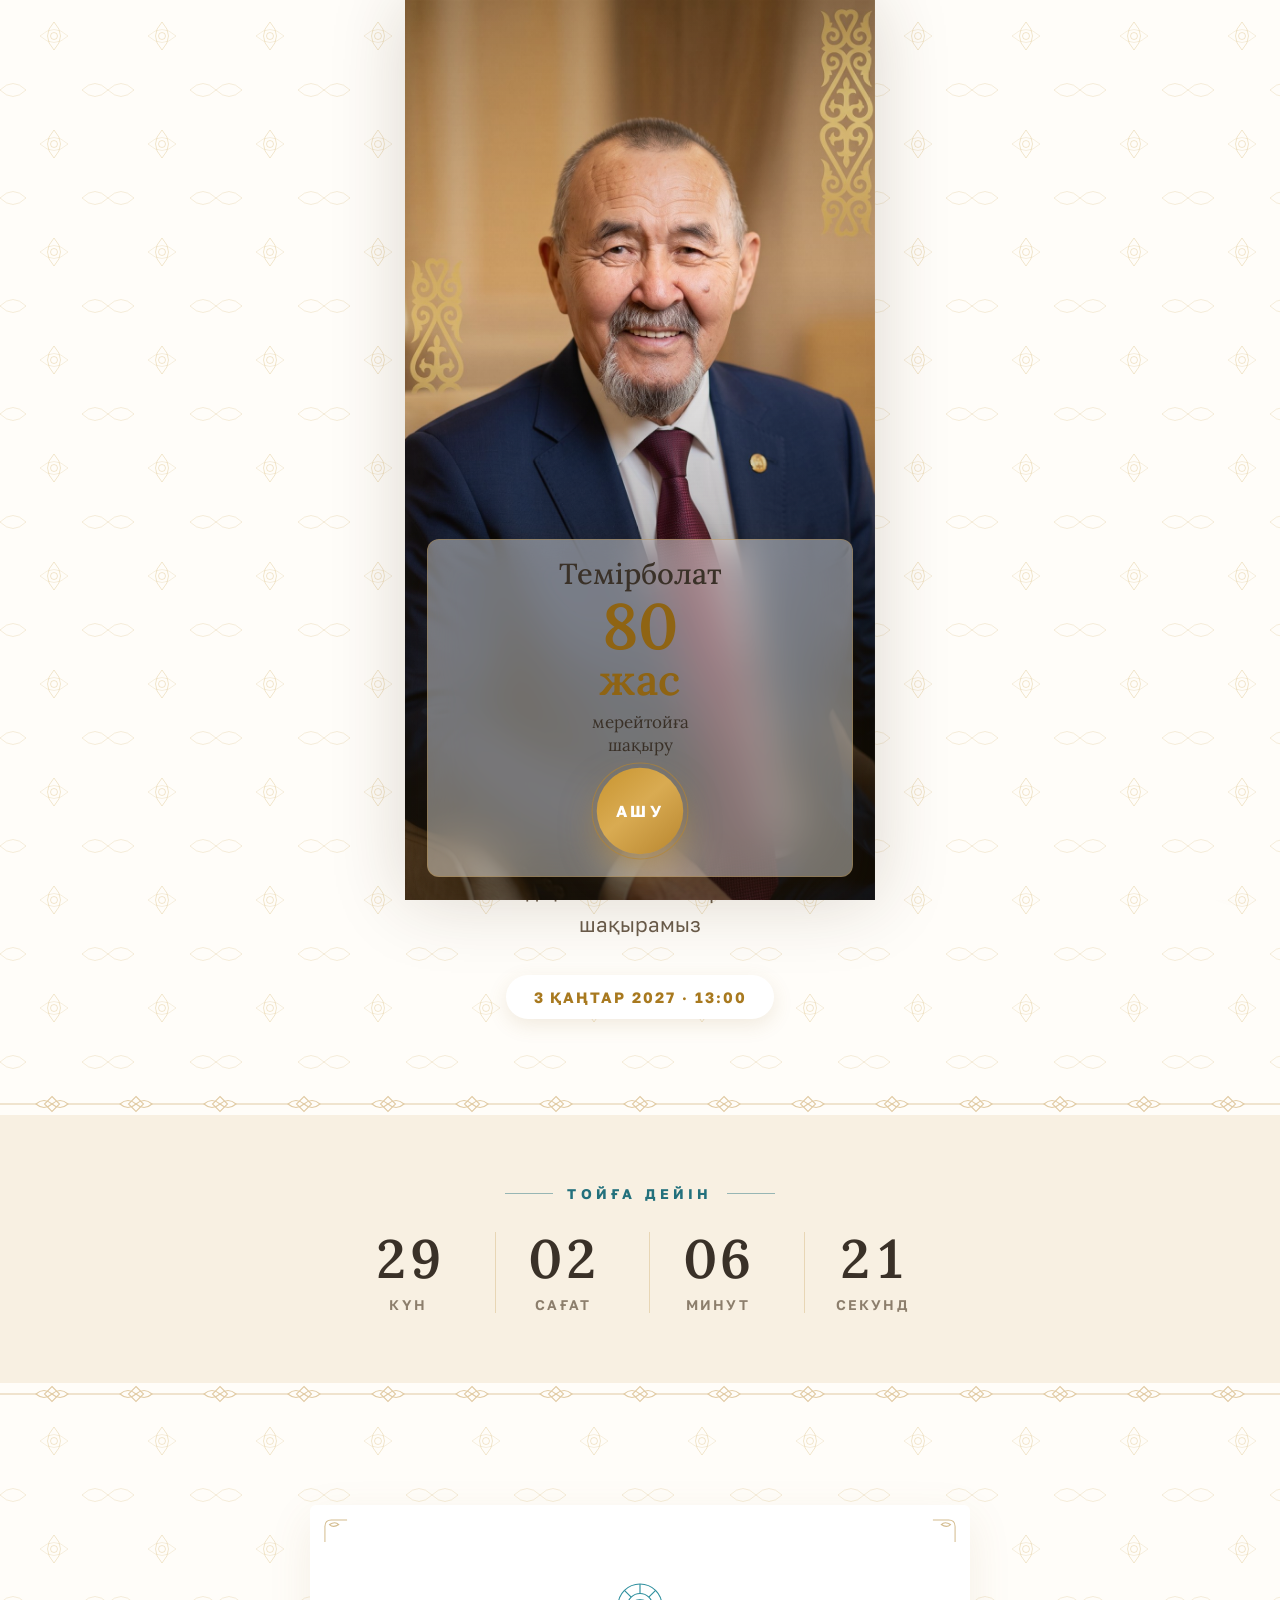
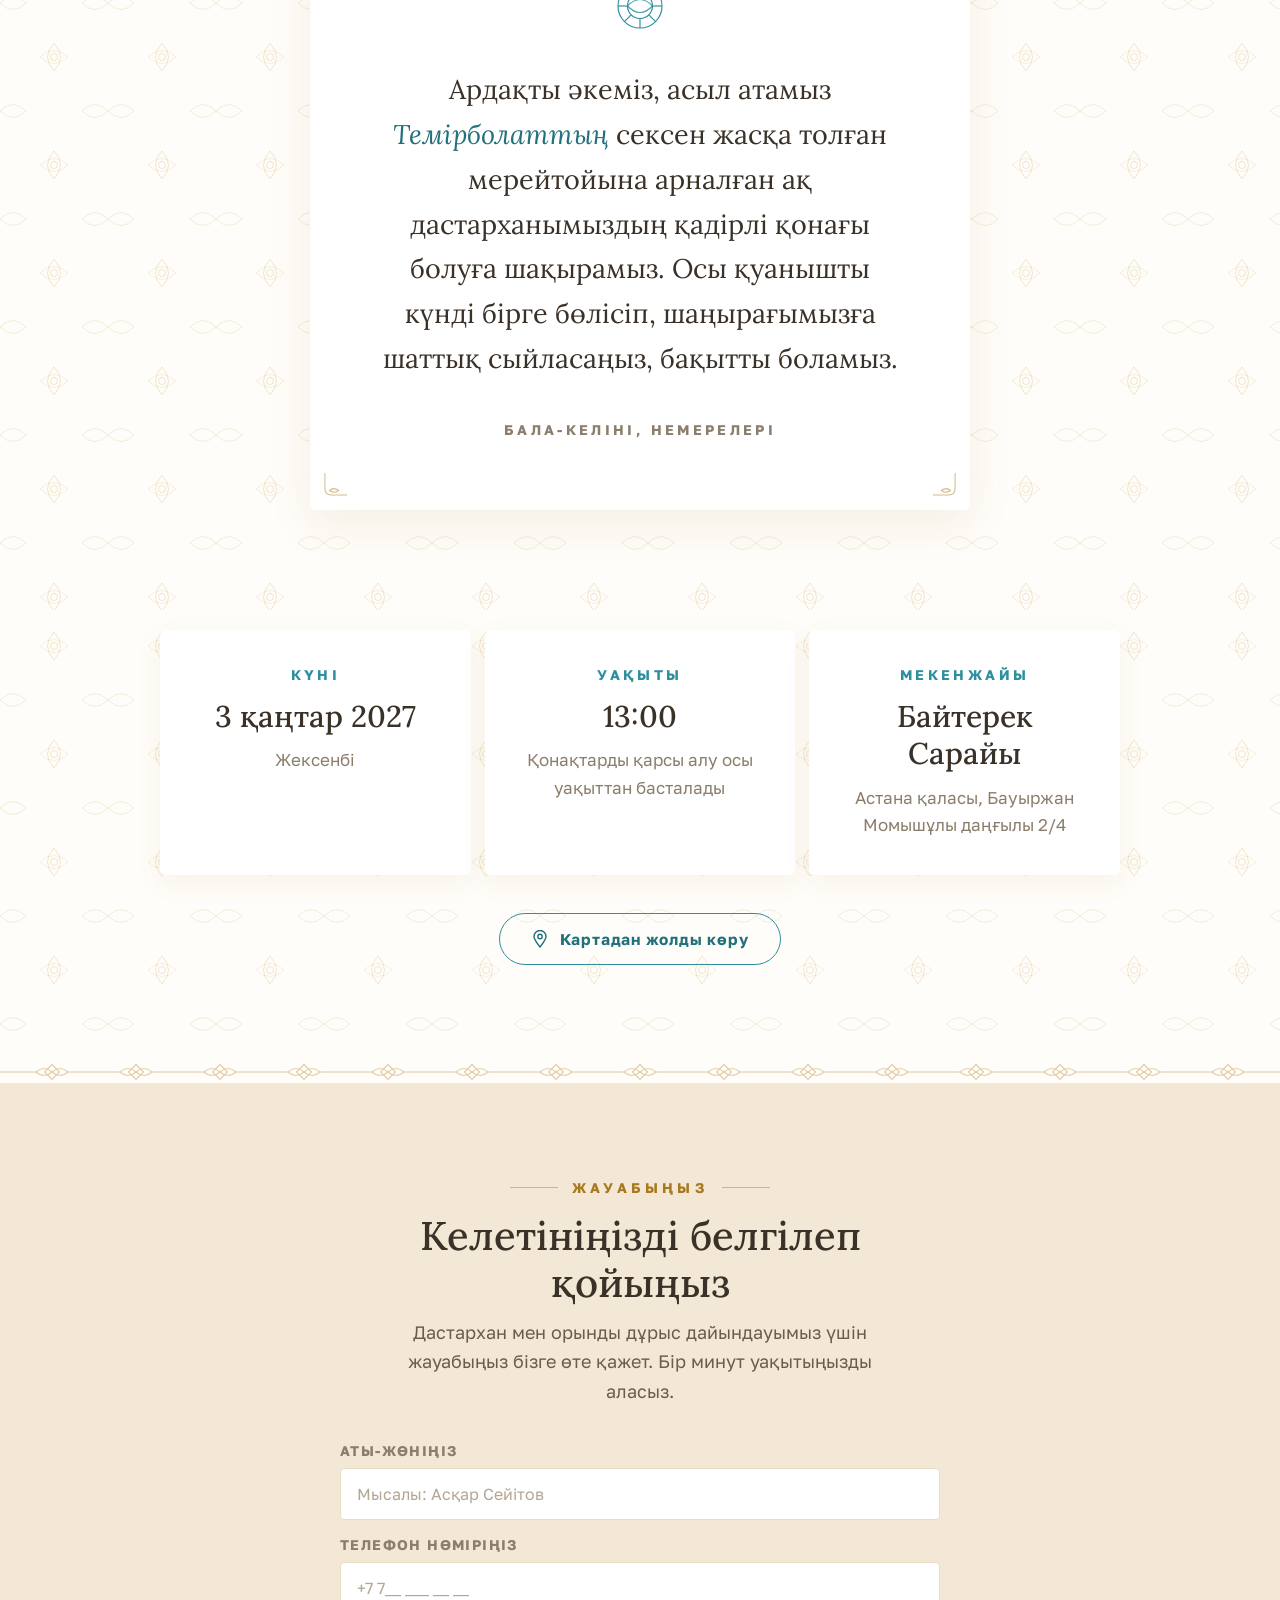
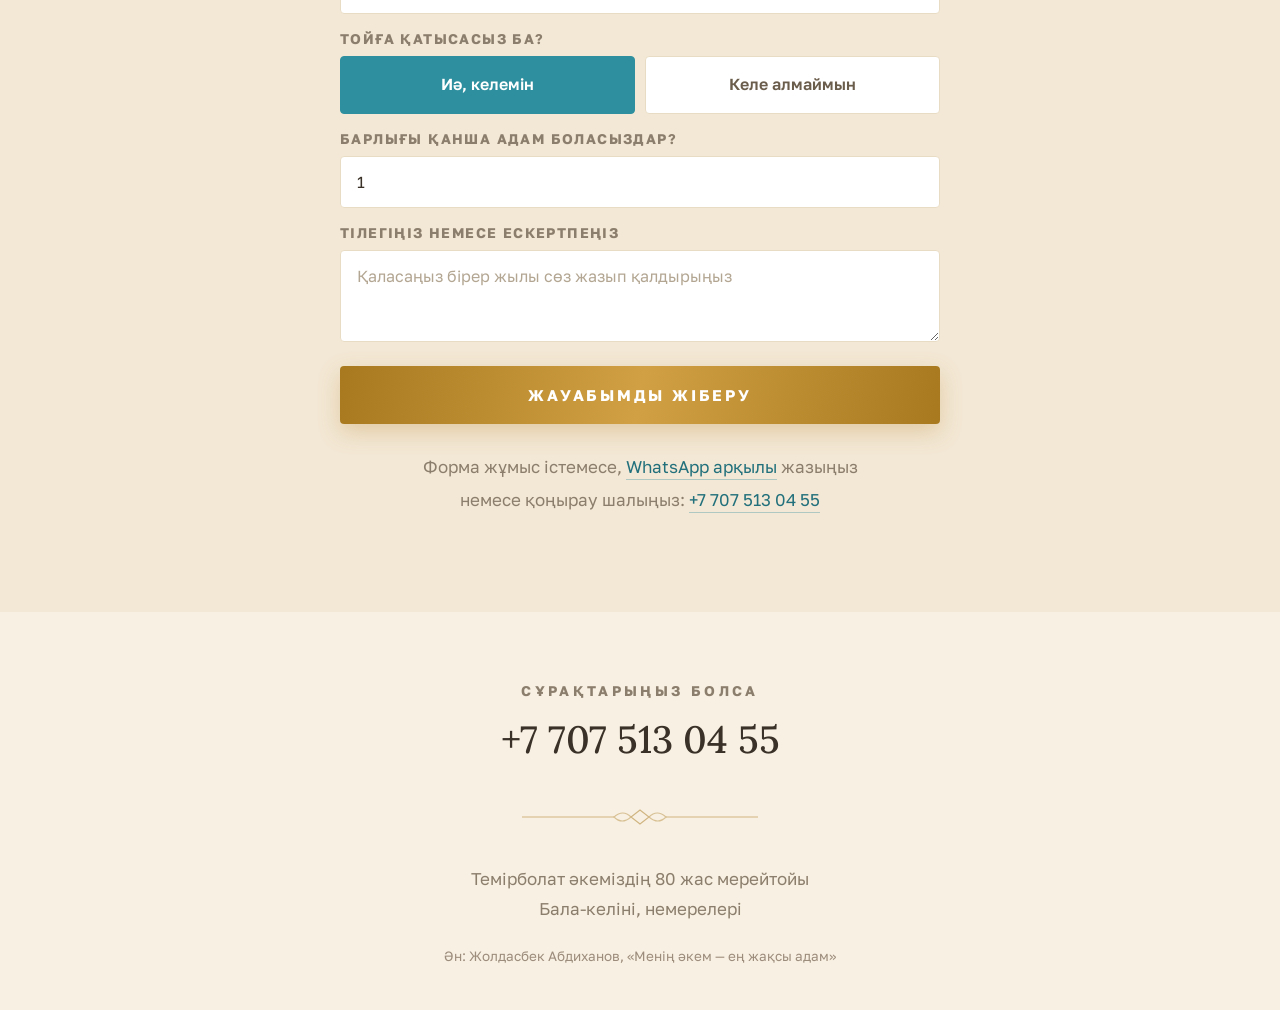
<file: toi/index.html>
<!doctype html>
<html lang="kk">
<head>
<meta charset="utf-8">
<meta name="viewport" content="width=device-width, initial-scale=1">
<meta name="robots" content="noindex, nofollow, noarchive, noimageindex">
<title>Темірболат әкеміздің 80 жас мерейтойы</title>
<meta name="description" content="3 қаңтар 2027 жыл, сағат 13:00. Байтерек Сарайы, Астана. Қатысатыныңызды белгілеп қойыңыз.">
<meta name="theme-color" content="#FBF3E5">
<meta property="og:type" content="website">
<meta property="og:locale" content="kk_KZ">
<meta property="og:site_name" content="Темірболат ата — 80 жас">
<meta property="og:title" content="Темірболат әкеміздің 80 жас мерейтойы">
<meta property="og:description" content="3 қаңтар 2027 жыл, сағат 13:00. Байтерек Сарайы, Астана.">
<meta property="og:url" content="https://bekdaulet.github.io/toi/">
<meta property="og:image" content="https://bekdaulet.github.io/toi/assets/og.jpg">
<meta property="og:image:width" content="1200">
<meta property="og:image:height" content="630">
<meta name="twitter:card" content="summary_large_image">
<meta name="twitter:image" content="https://bekdaulet.github.io/toi/assets/og.jpg">
<link rel="canonical" href="https://bekdaulet.github.io/toi/">
<link rel="icon" href="favicon.svg">
<link rel="preconnect" href="https://fonts.googleapis.com">
<link rel="preconnect" href="https://fonts.gstatic.com" crossorigin>
<!-- Lora мен Golos Text қазақтың ә ғ қ ң ө ұ ү һ і әріптерін толық қолдайды.
     Playfair Display пен Manrope-та олардың көбі жоқ болатын. -->
<link rel="stylesheet" href="https://fonts.googleapis.com/css2?family=Golos+Text:wght@400;500;600;700&family=Lora:ital,wght@0,400;0,500;0,600;1,400;1,500&display=swap">
<style>
:root{
  --cream:#fffdf9; --sand:#f8f0e2; --sand-deep:#f3e8d5; --caramel:#ecd9b6;
  --ink:#3a3128; --ink-soft:#6b5d4c; --muted:#8c7e6c;
  --gold:#a8791f; --gold-lit:#d3aa55; --gold-pale:#eeddb4;
  --pattern:url("data:image/svg+xml,%3Csvg xmlns='http://www.w3.org/2000/svg' width='108' height='108' viewBox='0 0 108 108' fill='none' stroke='%23c9a24a' stroke-opacity='.26' stroke-width='1'%3E%3Cpath d='M54 22q13 14 0 28-13-14 0-28z'/%3E%3Cpath d='M40 36q14 13 28 0-14-13-28 0z' stroke-opacity='.16'/%3E%3Ccircle cx='54' cy='36' r='3.5'/%3E%3Cpath d='M0 90q13 13 26 0-13-13-26 0zM82 90q13 13 26 0-13-13-26 0z' stroke-opacity='.18'/%3E%3C/svg%3E");
  --kok:#2e8f9e; --kok-deep:#22707c; --kok-pale:#dceef0;
  --line:#e9dcc4; --white:#fff;
  --display:"Lora","PT Serif","Times New Roman",serif;
  --sans:"Golos Text","Segoe UI",system-ui,-apple-system,sans-serif;
  /* Шрифт шкаласы: телефоннан компьютерге дейін бірге өседі.
     Ең кішісі 11.5px — одан ұсақ мәтін бетте жоқ. */
  --fs-micro:clamp(12.5px, 1vw + 8.5px, 14px);    /* тақырыпша, белгі  */
  --fs-small:clamp(15px, 1.1vw + 10.7px, 17px);   /* қосымша мәтін     */
  --fs-mid:clamp(16px, 1.1vw + 11.7px, 18px);     /* түсіндірме        */
  --fs-lead:clamp(17.5px, 1.4vw + 12px, 20.5px);  /* негізгі жол       */
  --fs-btn:clamp(14px, 0.6vw + 12px, 15.5px);     /* батырма           */
  --band:url("data:image/svg+xml,%3Csvg xmlns='http://www.w3.org/2000/svg' width='84' height='22' viewBox='0 0 84 22' fill='none' stroke='%23b8862f' stroke-width='1.1'%3E%3Cpath d='M0 11h26M58 11h26'/%3E%3Cpath d='M42 3.5l7.5 7.5-7.5 7.5-7.5-7.5z'/%3E%3Cpath d='M26 11q8-7 16 0-8 7-16 0z'/%3E%3Cpath d='M58 11q-8-7-16 0 8 7 16 0z'/%3E%3C/svg%3E");
}
*,*::before,*::after{box-sizing:border-box}
html{scroll-behavior:smooth;overflow-x:clip}
body{margin:0;background:var(--cream);color:var(--ink);font-family:var(--sans);-webkit-font-smoothing:antialiased;overflow-x:clip}
img{max-width:100%}

@keyframes rise{from{opacity:0;transform:translateY(20px)}to{opacity:1;transform:none}}
@keyframes bloom{from{opacity:0;transform:scale(1.06)}to{opacity:1;transform:scale(1)}}
@keyframes float{
  0%{transform:translate3d(0,0,0) scale(.55);opacity:0}
  14%{opacity:1}
  86%{opacity:.75}
  100%{transform:translate3d(var(--dx,16px),calc(-1 * var(--rise,110vh)),0) scale(1.2);opacity:0}}
@keyframes weave{from{background-position:0 0}to{background-position:108px 108px}}
@keyframes drift{from{background-position-x:0}to{background-position-x:84px}}
@keyframes shine{0%,100%{background-position:130% 50%}50%{background-position:-30% 50%}}
@keyframes tick{0%{transform:scale(1.13);opacity:.6}100%{transform:scale(1);opacity:1}}
@keyframes halo{0%{transform:scale(1);opacity:.5}100%{transform:scale(1.85);opacity:0}}
@keyframes bar{0%,100%{height:5px}50%{height:15px}}

/* ---------- ornament band ---------- */
.band{height:22px;background-image:var(--band);background-repeat:repeat-x;background-position:center;opacity:.42;animation:drift 30s linear infinite}

/* ---------- eyebrow ---------- */
.eyebrow{display:flex;align-items:center;justify-content:center;gap:14px;margin:0;font-size:var(--fs-micro);font-weight:700;letter-spacing:.3em;text-transform:uppercase}
.eyebrow::before,.eyebrow::after{content:"";width:clamp(18px,6vw,48px);height:1px;background:currentColor;opacity:.45}

/* ---------- 1. hero ---------- */
/* Ақ фон + әрең байқалатын алтын қазақы өрнек. Суреттің айналасында ешқандай
   қоршау, ореол немесе шашақ жоқ — сурет тікелей фонға сіңеді. */
.hero{position:relative;overflow:hidden;text-align:center;padding:clamp(34px,6vw,58px) 20px clamp(46px,7vw,74px);
  background:var(--cream) var(--pattern) repeat;animation:weave 90s linear infinite}
.sparks{position:absolute;inset:0;overflow:hidden;pointer-events:none}
.sparks b{position:absolute;bottom:-16px;display:block;border-radius:50%;
  background:radial-gradient(circle,rgba(202,150,58,.75) 0%,rgba(221,180,94,.35) 45%,rgba(221,180,94,0) 72%);
  animation:float linear infinite}
.hero__inner{position:relative;z-index:2;max-width:700px;margin:0 auto}
.hero__eyebrow{color:var(--gold);margin-bottom:clamp(18px,3.4vw,28px);animation:rise .8s ease both}

/* портрет: жақтау жоқ, шеті фонға еріп кетеді */
/* Сурет толық көрінеді: қорап суреттің өз пропорциясымен бірдей, ештеңе
   қиылмайды. Шеттері ғана жұмсақ жолақпен мөлдірленіп фонға сіңеді —
   жақтау да, сақина да жоқ. */
.portrait{position:relative;margin:0 auto;width:min(470px,88vw);aspect-ratio:1/1}
.portrait__img{display:block;width:100%;height:100%;object-fit:cover;
  -webkit-mask-image:radial-gradient(ellipse 50% 50% at 50% 50%,#000 58%,rgba(0,0,0,.85) 76%,rgba(0,0,0,.3) 90%,transparent 100%);
  mask-image:radial-gradient(ellipse 50% 50% at 50% 50%,#000 58%,rgba(0,0,0,.85) 76%,rgba(0,0,0,.3) 90%,transparent 100%);
  animation:bloom 2.2s cubic-bezier(.16,.84,.32,1) both}
/* Қолдайтын браузерлерде: төрт шетті де жолақпен жұмсартамыз, ортасы толық
   ашық қалады — сурет түгел көрінеді. */
@supports ((-webkit-mask-composite:source-in) or (mask-composite:intersect)){
  .portrait__img{
    /* Аралық нүктелері бар жұмсақ құлдырау — шеті кенет үзілмей, біртіндеп
       жоғалады, сондықтан тіктөртбұрыш байқалмайды. */
    -webkit-mask-image:
      linear-gradient(to right,transparent 0,rgba(0,0,0,.25) 4%,rgba(0,0,0,.66) 8.5%,rgba(0,0,0,.92) 13%,#000 18%,#000 82%,rgba(0,0,0,.92) 87%,rgba(0,0,0,.66) 91.5%,rgba(0,0,0,.25) 96%,transparent 100%),
      linear-gradient(to bottom,transparent 0,rgba(0,0,0,.25) 4%,rgba(0,0,0,.66) 8.5%,rgba(0,0,0,.92) 13%,#000 18%,#000 82%,rgba(0,0,0,.92) 87%,rgba(0,0,0,.66) 91.5%,rgba(0,0,0,.25) 96%,transparent 100%);
    mask-image:
      linear-gradient(to right,transparent 0,rgba(0,0,0,.25) 4%,rgba(0,0,0,.66) 8.5%,rgba(0,0,0,.92) 13%,#000 18%,#000 82%,rgba(0,0,0,.92) 87%,rgba(0,0,0,.66) 91.5%,rgba(0,0,0,.25) 96%,transparent 100%),
      linear-gradient(to bottom,transparent 0,rgba(0,0,0,.25) 4%,rgba(0,0,0,.66) 8.5%,rgba(0,0,0,.92) 13%,#000 18%,#000 82%,rgba(0,0,0,.92) 87%,rgba(0,0,0,.66) 91.5%,rgba(0,0,0,.25) 96%,transparent 100%);
    -webkit-mask-size:100% 100%;mask-size:100% 100%;
    -webkit-mask-composite:source-in;mask-composite:intersect}
}

.hero__name{margin:clamp(-30px,-4.6vw,-12px) 0 0;font-family:var(--display);font-weight:500;font-size:clamp(42px,11.5vw,76px);line-height:1.04;color:var(--ink);animation:rise 1s ease .35s both}
.hero__age{display:block;margin:clamp(6px,1.6vw,12px) 0 clamp(12px,2.6vw,18px);font-family:var(--display);font-size:clamp(66px,20vw,132px);font-weight:600;line-height:.98;color:var(--gold);animation:rise 1s ease .48s both}
/* «жас» — «80»-нен 1,5 есе кіші, дәл астында, сол алтын стильде */
.hero__unit{display:block;font-size:calc(1em / 1.5);line-height:1.06;letter-spacing:.02em}
@supports ((-webkit-background-clip:text) or (background-clip:text)){
  .hero__age{background:linear-gradient(100deg,#a3711f 0%,#c8942f 28%,#f0d79a 50%,#c8942f 72%,#a3711f 100%);
    background-size:260% 100%;background-position:130% 50%;
    -webkit-background-clip:text;background-clip:text;-webkit-text-fill-color:transparent;color:transparent;
    animation:rise 1s ease .48s both, shine 7s ease-in-out 1.5s infinite}
}
.hero__lead{margin:0 auto;max-width:460px;font-size:var(--fs-lead);line-height:1.62;color:var(--ink-soft);animation:rise 1s ease .58s both}
.hero__when{margin:clamp(24px,4.4vw,34px) 0 0;display:inline-flex;align-items:center;gap:12px;padding:13px 28px;border-radius:999px;background:var(--white);box-shadow:0 6px 20px rgba(150,110,50,.13);font-size:clamp(13px,.7vw + 10.5px,15px);font-weight:700;letter-spacing:.13em;text-transform:uppercase;color:var(--gold);animation:rise 1s ease .68s both}

/* Кең экранда сурет тым үлкейіп кетпеуі үшін биіктігі де шектеледі. */
@media(min-width:900px){
  .portrait{width:auto;height:min(56vh,470px)}
}

/* ---------- 2. countdown ---------- */
.count{background:var(--sand);padding:clamp(44px,7.5vw,70px) 20px;text-align:center}
.count__label{color:var(--kok-deep);margin-bottom:clamp(20px,3.6vw,30px);animation:rise .8s ease both}
.count__row{display:grid;grid-template-columns:repeat(4,1fr);gap:clamp(4px,2vw,18px);max-width:600px;margin:0 auto;animation:rise .9s ease .12s both}
.count__cell{padding:0 clamp(2px,1.5vw,10px)}
.count__cell+.count__cell{border-left:1px solid rgba(184,134,47,.25)}
.count__num{display:block;font-family:var(--display);font-size:clamp(30px,9vw,54px);font-weight:600;line-height:1;color:var(--ink);font-variant-numeric:tabular-nums}
.count__num.is-tick{animation:tick .5s cubic-bezier(.2,.8,.3,1)}
.count__unit{display:block;margin-top:10px;font-size:var(--fs-micro);font-weight:600;letter-spacing:.16em;text-transform:uppercase;color:var(--muted)}

/* ---------- 3. invitation words ---------- */
.words{position:relative;overflow:hidden;background:var(--cream) var(--pattern) repeat;padding:clamp(54px,8.5vw,100px) 20px}
.card{position:relative;z-index:1;max-width:660px;margin:0 auto;background:var(--white);border-radius:6px;box-shadow:0 14px 44px rgba(150,110,50,.1);padding:clamp(36px,6.5vw,72px) clamp(24px,6vw,64px);text-align:center;animation:rise 1s ease both}
.card__corner{position:absolute;width:24px;height:24px;color:var(--gold);opacity:.5}
.card__corner--tl{top:14px;left:14px}
.card__corner--tr{top:14px;right:14px;transform:scaleX(-1)}
.card__corner--bl{bottom:14px;left:14px;transform:scaleY(-1)}
.card__corner--br{bottom:14px;right:14px;transform:scale(-1)}
.card__mark{display:block;margin:0 auto clamp(22px,3.6vw,32px);color:var(--kok)}
.card__text{margin:0;font-family:var(--display);font-size:clamp(19px,4.7vw,27px);line-height:1.66;color:var(--ink)}
.card__text em{font-style:italic;color:var(--kok-deep)}
.card__sign{margin:clamp(26px,4.4vw,40px) 0 0;font-size:var(--fs-micro);font-weight:700;letter-spacing:.24em;text-transform:uppercase;color:var(--muted)}

/* ---------- 4. facts ---------- */
.facts{background:var(--cream) var(--pattern) repeat;padding:clamp(10px,2vw,20px) 20px clamp(52px,8.5vw,96px)}
.facts__grid{display:grid;gap:14px;grid-template-columns:1fr;max-width:960px;margin:0 auto}
@media(min-width:780px){.facts__grid{grid-template-columns:repeat(3,1fr)}}
.fact{background:var(--white);border-radius:6px;box-shadow:0 8px 26px rgba(150,110,50,.08);padding:clamp(26px,4vw,36px);text-align:center;animation:rise .9s ease both}
.fact:nth-child(2){animation-delay:.12s}
.fact:nth-child(3){animation-delay:.24s}
.fact__key{margin:0;font-size:var(--fs-micro);font-weight:700;letter-spacing:.24em;text-transform:uppercase;color:var(--kok)}
.fact__val{margin:15px 0 0;font-family:var(--display);font-size:clamp(22px,4.6vw,30px);font-weight:500;line-height:1.25}
.fact__sub{margin:11px 0 0;font-size:var(--fs-small);line-height:1.62;color:var(--muted)}
.facts__cta{margin:clamp(26px,4.4vw,38px) auto 0;text-align:center;animation:rise .9s ease .36s both}
.cta-map{display:inline-flex;align-items:center;gap:12px;padding:16px 32px;border:1px solid var(--kok);border-radius:999px;background:transparent;color:var(--kok-deep);font-size:var(--fs-btn);font-weight:700;letter-spacing:.05em;text-decoration:none;transition:background .35s ease,color .35s ease}
.cta-map svg{transition:transform .35s cubic-bezier(.34,1.56,.64,1)}
.cta-map:hover,.cta-map:focus-visible{background:var(--kok);color:#fff;outline:none}
.cta-map:hover svg,.cta-map:focus-visible svg{transform:translateY(-3px)}

/* ---------- 5. rsvp ---------- */
.rsvp{position:relative;overflow:hidden;background:var(--sand-deep);color:var(--ink);padding:clamp(54px,8.5vw,96px) 20px}
.rsvp__inner{position:relative;z-index:1;max-width:600px;margin:0 auto}
.rsvp__eyebrow{color:var(--gold);animation:rise .8s ease both}
.rsvp__title{margin:16px 0 12px;font-family:var(--display);font-size:clamp(27px,6.6vw,40px);font-weight:500;line-height:1.18;text-align:center;animation:rise .9s ease .1s both}
.rsvp__hint{margin:0 auto clamp(26px,4.4vw,36px);max-width:470px;font-size:var(--fs-mid);line-height:1.62;color:var(--ink-soft);text-align:center;animation:rise .9s ease .2s both}
.form{display:grid;gap:16px;animation:rise .9s ease .3s both}
.field{display:block}
.field__label{display:block;margin-bottom:9px;font-size:var(--fs-micro);font-weight:700;letter-spacing:.1em;text-transform:uppercase;color:var(--muted)}
.field__input,.field__area{width:100%;padding:15px 16px;border:1px solid var(--line);border-radius:4px;background:var(--white);color:var(--ink);font-family:var(--sans);font-size:16px;transition:border-color .25s ease,box-shadow .25s ease}
.field__area{min-height:92px;resize:vertical}
.field__input::placeholder,.field__area::placeholder{color:#b3a692}
.field__input:focus,.field__area:focus{outline:none;border-color:var(--gold);box-shadow:0 0 0 3px rgba(221,180,94,.28)}
.choice{display:grid;grid-template-columns:1fr 1fr;gap:10px}
.choice__opt{position:relative;display:block;cursor:pointer}
.choice__opt input{position:absolute;opacity:0;width:1px;height:1px}
.choice__face{display:flex;align-items:center;justify-content:center;min-height:58px;padding:10px 12px;border:1px solid var(--line);border-radius:4px;background:var(--white);font-size:clamp(14.5px,.6vw + 12.5px,16px);font-weight:600;text-align:center;line-height:1.3;color:var(--ink-soft);transition:border-color .25s ease,background .25s ease,color .25s ease}
.choice__opt input:checked+.choice__face{border-color:var(--kok);background:var(--kok);color:#fff}
.choice__opt input:focus-visible+.choice__face{outline:2px solid var(--gold);outline-offset:2px}
.cta-send{position:relative;overflow:hidden;margin-top:4px;width:100%;padding:20px 24px;border:none;border-radius:4px;background:linear-gradient(100deg,var(--gold) 0%,#d1a044 50%,var(--gold) 100%);color:#fff;font-family:var(--sans);font-size:var(--fs-btn);font-weight:700;letter-spacing:.18em;text-transform:uppercase;cursor:pointer;box-shadow:0 8px 22px rgba(184,134,47,.3);transition:box-shadow .3s ease,transform .2s ease}
.cta-send::after{content:"";position:absolute;top:0;left:-60%;width:45%;height:100%;background:linear-gradient(100deg,transparent,rgba(255,255,255,.45),transparent);transform:skewX(-18deg);transition:left .6s ease}
.cta-send:hover:not(:disabled)::after,.cta-send:focus-visible:not(:disabled)::after{left:115%}
.cta-send:hover:not(:disabled),.cta-send:focus-visible:not(:disabled){box-shadow:0 12px 28px rgba(184,134,47,.42);transform:translateY(-1px);outline:none}
.cta-send:disabled{opacity:.6;cursor:default}
.form__error{margin:0;font-size:var(--fs-small);line-height:1.5;color:#b4442b}
.alt{margin:26px auto 0;max-width:480px;text-align:center;font-size:var(--fs-small);line-height:1.95;color:var(--muted)}
.alt a{color:var(--kok-deep);text-decoration:none;border-bottom:1px solid rgba(46,143,158,.35);padding-bottom:2px}
.alt a:hover,.alt a:focus-visible{border-color:var(--kok);outline:none}
.thanks{padding:clamp(32px,5.5vw,50px) 24px;border-radius:6px;background:var(--white);box-shadow:0 12px 34px rgba(150,110,50,.12);text-align:center;animation:rise .7s ease both}
.thanks__mark{color:var(--gold);margin-bottom:16px}
.thanks__title{margin:0 0 10px;font-family:var(--display);font-size:clamp(24px,5.6vw,32px);font-weight:500}
.thanks__text{margin:0 auto;max-width:420px;font-size:var(--fs-mid);line-height:1.62;color:var(--ink-soft)}

/* ---------- 6. footer ---------- */
/* Аяғындағы мәтін кең экранда бір жолға жайылып кетпеуі үшін шектелген. */
.foot{background:var(--sand);color:var(--ink-soft);padding:clamp(44px,7.5vw,70px) 24px clamp(28px,4.6vw,42px);text-align:center}
.foot__key,.foot__sign,.foot__credit{max-width:560px;margin-left:auto;margin-right:auto}
.foot__key{margin-top:0;margin-bottom:16px;font-size:var(--fs-micro);font-weight:700;letter-spacing:.24em;text-transform:uppercase;color:var(--muted)}
.cta-call{position:relative;display:inline-block;padding-bottom:7px;font-family:var(--display);font-size:clamp(26px,6vw,38px);font-weight:500;color:var(--ink);text-decoration:none}
.cta-call::after{content:"";position:absolute;left:0;bottom:0;width:100%;height:1px;background:var(--gold);transform:scaleX(0);transform-origin:left;transition:transform .45s cubic-bezier(.22,.61,.36,1)}
.cta-call:hover::after,.cta-call:focus-visible::after{transform:scaleX(1)}
.foot__rule{display:block;margin:clamp(26px,4.4vw,38px) auto;color:var(--gold);opacity:.5}
.foot__sign{margin-top:0;margin-bottom:0;font-size:var(--fs-small);line-height:1.75;color:var(--muted)}
.foot__credit{margin-top:22px;margin-bottom:0;font-size:clamp(12px,.5vw + 10px,13.5px);line-height:1.7;color:#9c8c7c}

/* ---------- ашу экраны ----------
   Браузерлер бет ашылған бойда дыбысты жібермейді, сондықтан қонақ бір рет
   басатын мұқаба экран қоямыз: сол басу әрі шақыруды ашады, әрі әнді қосады.
   JS өшірулі болса бұл экран мүлдем шықпайды (hide атрибуты). */
.gate{position:fixed;inset:0;z-index:60;display:flex;align-items:stretch;justify-content:center;
  background:var(--cream) var(--pattern) repeat;
  opacity:1;transition:opacity .7s ease,transform .7s ease}
/* display:flex әйтпесе HTML-дегі hidden атрибутын жеңіп кетеді. */
.gate[hidden]{display:none!important}
.gate.is-gone{opacity:0;transform:scale(1.04);pointer-events:none}

/* Сурет бүкіл экранды алады, мәтін мен батырма төменде мөлдір панельде. */
.gate__stage{position:relative;display:flex;align-items:flex-end;width:100%;overflow:hidden}
@media(min-width:900px){.gate__stage{max-width:470px;box-shadow:0 0 70px rgba(60,40,15,.18)}}
.gate__bg{position:absolute;inset:0;width:100%;height:100%;object-fit:cover;object-position:50% 18%;
  animation:bloom 2.4s cubic-bezier(.16,.84,.32,1) both}
.gate__veil{position:absolute;inset:0;pointer-events:none;
  background:linear-gradient(to bottom,rgba(28,20,8,.18) 0%,rgba(28,20,8,0) 30%,rgba(28,20,8,.28) 62%,rgba(28,20,8,.6) 100%)}

/* Панель экранның төменгі үштен бірінен аспайды — мойны мен иығы көрінеді. */
.gate__panel{position:relative;z-index:2;width:100%;text-align:center;
  margin:0 clamp(12px,3.5vw,22px) clamp(14px,2.6vh,24px);
  padding:clamp(15px,2.1vh,21px) clamp(16px,4.6vw,26px) clamp(17px,2.3vh,23px);
  border:1px solid rgba(184,134,47,.34);border-radius:12px;
  background:rgba(253,249,242,.42);
  -webkit-backdrop-filter:blur(22px) saturate(1.2);backdrop-filter:blur(22px) saturate(1.2);
  box-shadow:0 16px 44px rgba(40,28,10,.32);
  animation:rise .9s ease .25s both}
.gate__name{margin:0;font-family:var(--display);font-weight:500;font-size:clamp(21px,5.4vw,29px);line-height:1.12;color:var(--ink)}
.gate__age{margin:clamp(1px,.4vh,5px) 0 0;font-family:var(--display);font-weight:600;font-size:clamp(46px,12.4vw,64px);line-height:.98;color:#8f6413}
/* «жас» — «80»-нен 1,5 есе кіші, дәл астында */
.gate__unit{display:block;font-size:calc(1em / 1.5);line-height:1.08;letter-spacing:.02em}
.gate__lead{margin:clamp(5px,.9vh,9px) 0 0;font-family:var(--display);font-size:clamp(14px,3.6vw,17px);line-height:1.3;color:var(--ink)}
.gate__btn{position:relative;margin-top:clamp(12px,1.7vh,18px);
  width:clamp(68px,17vw,84px);height:clamp(68px,17vw,84px);border:none;border-radius:50%;
  display:inline-flex;align-items:center;justify-content:center;
  background:linear-gradient(140deg,#c8942f 0%,#d9ab52 46%,#b8862f 100%);color:#fff;
  font-family:var(--sans);font-size:var(--fs-btn);font-weight:700;letter-spacing:.18em;text-transform:uppercase;
  cursor:pointer;box-shadow:0 12px 28px rgba(184,134,47,.4);
  transition:transform .25s ease,box-shadow .3s ease}
.gate__btn::after{content:"";position:absolute;inset:-5px;border-radius:50%;border:1px solid rgba(184,134,47,.6);animation:halo 2.8s ease-out infinite;pointer-events:none}
.gate__btn:hover,.gate__btn:focus-visible{transform:translateY(-2px) scale(1.03);box-shadow:0 16px 34px rgba(184,134,47,.5);outline:none}

/* ---------- music ---------- */
.music-dock{position:fixed;right:16px;bottom:16px;z-index:20;display:flex;align-items:center;gap:9px;pointer-events:none}
.music-hint{border:1px solid rgba(184,134,47,.4);border-radius:999px;background:rgba(255,255,255,.94);color:var(--gold);font-family:var(--sans);font-size:12px;font-weight:700;letter-spacing:.06em;padding:11px 17px;white-space:nowrap;cursor:pointer;box-shadow:0 6px 18px rgba(150,110,50,.16);backdrop-filter:blur(6px);opacity:0;transform:translateX(10px);pointer-events:none;transition:opacity .45s ease,transform .45s ease}
.music-dock.show-hint .music-hint{opacity:1;transform:none;pointer-events:auto}
.music-hint:hover,.music-hint:focus-visible{border-color:var(--gold);outline:none}
.music{position:relative;flex:none;pointer-events:auto;width:54px;height:54px;border:1px solid rgba(184,134,47,.4);border-radius:50%;background:rgba(255,255,255,.94);color:var(--gold);display:flex;align-items:center;justify-content:center;gap:3px;cursor:pointer;padding:0;box-shadow:0 6px 18px rgba(150,110,50,.16);backdrop-filter:blur(6px);transition:border-color .3s ease,background .3s ease}
.music:hover,.music:focus-visible{border-color:var(--gold);background:#fff;outline:none}
.music__halo{position:absolute;inset:-1px;border-radius:50%;border:1px solid rgba(184,134,47,.55);animation:halo 2.4s ease-out infinite;pointer-events:none}
.music.is-on .music__halo{display:none}
.music.is-busy{opacity:.62}
.music.is-busy .music__halo{display:block;animation-duration:1s}
.music__bar{display:block;width:3px;height:5px;background:currentColor;border-radius:2px;transition:height .3s ease}
.music.is-on .music__bar{animation:bar .9s ease-in-out infinite}
.music.is-on .music__bar:nth-child(3){animation-delay:.15s}
.music.is-on .music__bar:nth-child(4){animation-delay:.3s}
.music.is-on .music__bar:nth-child(5){animation-delay:.45s}
.music__sr{position:absolute;width:1px;height:1px;overflow:hidden;clip:rect(0 0 0 0);white-space:nowrap}

@media(prefers-reduced-motion:reduce){
  html{scroll-behavior:auto}
  *,*::before,*::after{animation:none!important;transition:none!important}
  .sparks{display:none!important}
  .hero__age{background:none!important;-webkit-text-fill-color:var(--gold)!important;color:var(--gold)!important}
}
</style>
</head>
<body>

<div class="gate" id="gate" hidden>
  <div class="gate__stage">
    <img class="gate__bg" src="assets/ata.jpg" alt="" width="1100" height="1971" fetchpriority="high">
    <div class="gate__veil" aria-hidden="true"></div>
    <div class="gate__panel">
      <p class="gate__name">Темірболат</p>
      <p class="gate__age">80<span class="gate__unit">жас</span></p>
      <p class="gate__lead">мерейтойға<br>шақыру</p>
      <button class="gate__btn" id="gate-btn" type="button" aria-label="Шақыруды ашу">ашу</button>
    </div>
  </div>
</div>

<audio id="kui" src="assets/kui.mp3" loop preload="none"></audio>
<div class="music-dock" id="music-dock">
  <button class="music-hint" id="music-hint" type="button">Әнді қосу</button>
  <button class="music" id="music-btn" type="button" aria-pressed="false">
    <span class="music__halo" aria-hidden="true"></span>
    <span class="music__sr">Әнді қосу немесе тоқтату</span>
    <span class="music__bar" aria-hidden="true"></span>
    <span class="music__bar" aria-hidden="true"></span>
    <span class="music__bar" aria-hidden="true"></span>
    <span class="music__bar" aria-hidden="true"></span>
  </button>
</div>

<main>
  <section class="hero">
    <div class="sparks" id="sparks-hero" aria-hidden="true"></div>

    <div class="hero__inner">
      <p class="eyebrow hero__eyebrow">Құрметті қонақ</p>

      <figure class="portrait">
        <img class="portrait__img" src="assets/ata2.jpg" alt="Темірболат ата" width="1100" height="1100" fetchpriority="high">
      </figure>

      <h1 class="hero__name">Темірболат</h1>
      <span class="hero__age">80<span class="hero__unit">жас</span></span>
      <p class="hero__lead">әкеміздің сексен жас мерейтойына шақырамыз</p>
      <p class="hero__when">3 қаңтар 2027 · 13:00</p>
    </div>
  </section>

  <div class="band" aria-hidden="true"></div>

  <section class="count">
    <p class="eyebrow count__label">Тойға дейін</p>
    <div class="count__row">
      <div class="count__cell"><span class="count__num" id="cd-d">··</span><span class="count__unit">күн</span></div>
      <div class="count__cell"><span class="count__num" id="cd-h">··</span><span class="count__unit">сағат</span></div>
      <div class="count__cell"><span class="count__num" id="cd-m">··</span><span class="count__unit">минут</span></div>
      <div class="count__cell"><span class="count__num" id="cd-s">··</span><span class="count__unit">секунд</span></div>
    </div>
  </section>

  <div class="band" aria-hidden="true"></div>

  <section class="words">
    <div class="card">
      <svg class="card__corner card__corner--tl" viewBox="0 0 26 26" fill="none" stroke="currentColor" stroke-width="1.1" aria-hidden="true"><path d="M25 1H8Q1 1 1 8v17"/><path d="M6 6q6-4 10 0-6 4-10 0z"/></svg>
      <svg class="card__corner card__corner--tr" viewBox="0 0 26 26" fill="none" stroke="currentColor" stroke-width="1.1" aria-hidden="true"><path d="M25 1H8Q1 1 1 8v17"/><path d="M6 6q6-4 10 0-6 4-10 0z"/></svg>
      <svg class="card__corner card__corner--bl" viewBox="0 0 26 26" fill="none" stroke="currentColor" stroke-width="1.1" aria-hidden="true"><path d="M25 1H8Q1 1 1 8v17"/><path d="M6 6q6-4 10 0-6 4-10 0z"/></svg>
      <svg class="card__corner card__corner--br" viewBox="0 0 26 26" fill="none" stroke="currentColor" stroke-width="1.1" aria-hidden="true"><path d="M25 1H8Q1 1 1 8v17"/><path d="M6 6q6-4 10 0-6 4-10 0z"/></svg>

      <svg class="card__mark" width="58" height="58" viewBox="0 0 58 58" fill="none" stroke="currentColor" stroke-width="1.15" aria-hidden="true">
        <circle cx="29" cy="29" r="22"/><circle cx="29" cy="29" r="12.5"/>
        <line x1="41.5" y1="29" x2="51" y2="29"/><line x1="37.8" y1="37.8" x2="44.6" y2="44.6"/>
        <line x1="29" y1="41.5" x2="29" y2="51"/><line x1="20.2" y1="37.8" x2="13.4" y2="44.6"/>
        <line x1="16.5" y1="29" x2="7" y2="29"/><line x1="20.2" y1="20.2" x2="13.4" y2="13.4"/>
        <line x1="29" y1="16.5" x2="29" y2="7"/><line x1="37.8" y1="20.2" x2="44.6" y2="13.4"/>
        <path d="M16.5 29 q12.5 -13 25 0 q-12.5 13 -25 0 z" opacity=".85"/>
      </svg>

      <p class="card__text">Ардақты әкеміз, асыл атамыз <em>Темірболаттың</em> сексен жасқа толған мерейтойына арналған ақ дастарханымыздың қадірлі қонағы болуға шақырамыз. Осы қуанышты күнді бірге бөлісіп, шаңырағымызға шаттық сыйласаңыз, бақытты боламыз.</p>
      <p class="card__sign">Бала-келіні, немерелері</p>
    </div>
  </section>

  <section class="facts">
    <div class="facts__grid">
      <article class="fact">
        <p class="fact__key">Күні</p>
        <p class="fact__val">3 қаңтар 2027</p>
        <p class="fact__sub">Жексенбі</p>
      </article>
      <article class="fact">
        <p class="fact__key">Уақыты</p>
        <p class="fact__val">13:00</p>
        <p class="fact__sub">Қонақтарды қарсы алу осы уақыттан басталады</p>
      </article>
      <article class="fact">
        <p class="fact__key">Мекенжайы</p>
        <p class="fact__val">Байтерек Сарайы</p>
        <p class="fact__sub">Астана қаласы, Бауыржан Момышұлы даңғылы 2/4</p>
      </article>
    </div>
    <div class="facts__cta">
      <a class="cta-map" href="https://2gis.kz/astana/firm/70000001083013833" target="_blank" rel="noopener noreferrer">
        <svg width="16" height="18" viewBox="0 0 16 18" fill="none" stroke="currentColor" stroke-width="1.4" aria-hidden="true">
          <path d="M8 17c4-5 6-8 6-10.5A6 6 0 0 0 2 6.5C2 9 4 12 8 17z"/><circle cx="8" cy="6.5" r="2.2"/>
        </svg>
        Картадан жолды көру
      </a>
    </div>
  </section>

  <div class="band" aria-hidden="true"></div>

  <section class="rsvp" id="rsvp">
    <div class="sparks" id="sparks-rsvp" aria-hidden="true"></div>
    <div class="rsvp__inner">
      <p class="eyebrow rsvp__eyebrow">Жауабыңыз</p>
      <h2 class="rsvp__title">Келетініңізді белгілеп қойыңыз</h2>
      <p class="rsvp__hint">Дастархан мен орынды дұрыс дайындауымыз үшін жауабыңыз бізге өте қажет. Бір минут уақытыңызды аласыз.</p>

      <iframe name="gf-sink" id="gf-sink" title="" aria-hidden="true" tabindex="-1" style="position:absolute;width:0;height:0;border:0;opacity:0"></iframe>

      <form class="form" id="rsvp-form" method="POST" target="gf-sink"
            action="https://docs.google.com/forms/d/e/1FAIpQLSf4I05AhcIFwlLuFdoBkyFO0dZ9phAisCJJ5lK_EEwxEsJx2Q/formResponse">
        <label class="field">
          <span class="field__label">Аты-жөніңіз</span>
          <input class="field__input" type="text" name="entry.1597449852" id="f-name"
                 autocomplete="name" placeholder="Мысалы: Асқар Сейітов">
        </label>

        <label class="field">
          <span class="field__label">Телефон нөміріңіз</span>
          <input class="field__input" type="tel" name="entry.2092546464" id="f-phone"
                 inputmode="tel" autocomplete="tel" placeholder="+7 7__ ___ __ __">
        </label>

        <div class="field">
          <span class="field__label">Тойға қатысасыз ба?</span>
          <div class="choice">
            <label class="choice__opt">
              <input type="radio" name="entry.1441812351" value="Иә, келемін" id="f-yes" checked>
              <span class="choice__face">Иә, келемін</span>
            </label>
            <label class="choice__opt">
              <input type="radio" name="entry.1441812351" value="Келе алмаймын" id="f-no">
              <span class="choice__face">Келе алмаймын</span>
            </label>
          </div>
        </div>

        <label class="field" id="f-guests-field">
          <span class="field__label">Барлығы қанша адам боласыздар?</span>
          <input class="field__input" type="number" name="entry.183128621" id="f-guests"
                 min="1" max="30" step="1" inputmode="numeric" value="1">
        </label>

        <label class="field">
          <span class="field__label">Тілегіңіз немесе ескертпеңіз</span>
          <textarea class="field__area" name="entry.1508227619" id="f-note"
                    placeholder="Қаласаңыз бірер жылы сөз жазып қалдырыңыз"></textarea>
        </label>

        <p class="form__error" id="f-error" hidden></p>

        <button class="cta-send" type="submit" id="f-send">Жауабымды жіберу</button>
      </form>

      <div id="thanks" hidden>
        <div class="thanks">
          <svg class="thanks__mark" width="46" height="46" viewBox="0 0 46 46" fill="none" stroke="currentColor" stroke-width="1.3" aria-hidden="true">
            <circle cx="23" cy="23" r="19"/><path d="M15 23.5l5.5 5.5L31 18"/>
          </svg>
          <p class="thanks__title">Рахмет, жауабыңыз қабылданды</p>
          <p class="thanks__text" id="thanks-text">Сізді тойда қуана күтеміз. Кездескенше сау болыңыз.</p>
        </div>
      </div>

      <p class="alt">
        Форма жұмыс істемесе, <a href="https://wa.me/77075130455?text=%D0%A1%D3%99%D0%BB%D0%B5%D0%BC%D0%B5%D1%82%D1%81%D1%96%D0%B7%20%D0%B1%D0%B5!%20%D0%A2%D0%B5%D0%BC%D1%96%D1%80%D0%B1%D0%BE%D0%BB%D0%B0%D1%82%20%D0%B0%D2%93%D0%B0%D0%BC%D1%8B%D0%B7%D0%B4%D1%8B%D2%A3%2080%20%D0%B6%D0%B0%D1%81%20%D0%BC%D0%B5%D1%80%D0%B5%D0%B9%D1%82%D0%BE%D0%B9%D1%8B%D0%BD%D0%B0%20%D0%9A%D0%95%D0%9B%D0%95%D0%9C%D0%86%D0%9D.%0A%D0%90%D1%82%D1%8B-%D0%B6%D3%A9%D0%BD%D1%96%D0%BC%3A%20%0A%D0%91%D0%B0%D1%80%D0%BB%D1%8B%D2%93%D1%8B%20%D0%B0%D0%B4%D0%B0%D0%BC%20%D1%81%D0%B0%D0%BD%D1%8B%3A%20" target="_blank" rel="noopener noreferrer">WhatsApp арқылы</a> жазыңыз<br>
        немесе қоңырау шалыңыз: <a href="tel:+77075130455">+7 707 513 04 55</a>
      </p>
    </div>
  </section>

  <footer class="foot">
    <p class="foot__key">Сұрақтарыңыз болса</p>
    <a class="cta-call" href="tel:+77075130455">+7 707 513 04 55</a>
    <svg class="foot__rule" width="236" height="18" viewBox="0 0 236 18" fill="none" stroke="currentColor" stroke-width="1.1" aria-hidden="true">
      <line x1="0" y1="9" x2="92" y2="9"/><line x1="144" y1="9" x2="236" y2="9"/>
      <path d="M118 2 l9 7 l-9 7 l-9 -7 z"/>
      <path d="M92 9 q9 -8 17 0 q-9 8 -17 0 z" opacity=".8"/>
      <path d="M144 9 q-9 -8 -17 0 q9 8 17 0 z" opacity=".8"/>
    </svg>
    <p class="foot__sign">Темірболат әкеміздің 80 жас мерейтойы<br>Бала-келіні, немерелері</p>
    <p class="foot__credit">Ән: Жолдасбек Абдиханов, «Менің әкем — ең жақсы адам»</p>
  </footer>
</main>

<script>
(function () {
  var reduce = window.matchMedia
    && window.matchMedia('(prefers-reduced-motion: reduce)').matches;

  // ---- кері санақ: 3 қаңтар 2027, сағат 13:00 Астана уақыты (UTC+5) ----
  var target = Date.UTC(2027, 0, 3, 8, 0, 0);
  var cdD = document.getElementById('cd-d'), cdH = document.getElementById('cd-h'),
      cdM = document.getElementById('cd-m'), cdS = document.getElementById('cd-s');
  function pad(n) { return n < 10 ? '0' + n : String(n); }
  function put(node, value) {
    if (node.textContent === value) { return; }
    node.textContent = value;
    if (reduce) { return; }
    node.classList.remove('is-tick');
    void node.offsetWidth;
    node.classList.add('is-tick');
  }
  function tick() {
    var left = Math.max(0, Math.floor((target - Date.now()) / 1000));
    put(cdD, String(Math.floor(left / 86400)));
    put(cdH, pad(Math.floor((left % 86400) / 3600)));
    put(cdM, pad(Math.floor((left % 3600) / 60)));
    put(cdS, pad(left % 60));
  }
  tick();
  setInterval(tick, 1000);

  // ---- көтерілген алтын ұшқындар ----
  function seedSparks(id, count, minRise, maxRise) {
    var host = document.getElementById(id);
    if (!host || reduce) { return; }
    var frag = document.createDocumentFragment();
    for (var i = 0; i < count; i++) {
      var b = document.createElement('b');
      var size = 3 + Math.random() * 7;
      b.style.left = (Math.random() * 100).toFixed(2) + '%';
      b.style.width = size.toFixed(1) + 'px';
      b.style.height = size.toFixed(1) + 'px';
      b.style.setProperty('--dx', (Math.random() * 100 - 50).toFixed(0) + 'px');
      b.style.setProperty('--rise', (minRise + Math.random() * (maxRise - minRise)).toFixed(0) + 'vh');
      b.style.animationDuration = (12 + Math.random() * 16).toFixed(1) + 's';
      b.style.animationDelay = (-Math.random() * 26).toFixed(1) + 's';
      frag.appendChild(b);
    }
    host.appendChild(frag);
  }
  var narrow = window.innerWidth < 640;
  seedSparks('sparks-hero', narrow ? 14 : 26, 70, 125);
  seedSparks('sparks-rsvp', narrow ? 7 : 12, 30, 65);

  // ---- портреттің жеңіл параллаксы ----
  var portrait = document.querySelector('.portrait');
  if (portrait && !reduce && 'requestAnimationFrame' in window) {
    var queued = false;
    window.addEventListener('scroll', function () {
      if (queued) { return; }
      queued = true;
      requestAnimationFrame(function () {
        var offset = Math.min((window.pageYOffset || 0) * 0.1, 34);
        portrait.style.transform = 'translate3d(0,' + offset.toFixed(1) + 'px,0)';
        queued = false;
      });
    }, { passive: true });
  }

  // ---- ән ----
  var audio = document.getElementById('kui');
  var btn = document.getElementById('music-btn');
  var dock = document.getElementById('music-dock');
  var hint = document.getElementById('music-hint');
  var stoppedByUser = false;
  var asked = false;
  var hintTimer = 0;

  function reflect(on) {
    btn.classList.toggle('is-on', on);
    btn.setAttribute('aria-pressed', on ? 'true' : 'false');
  }
  function busy(on) { btn.classList.toggle('is-busy', on); }
  function hideHint() {
    dock.classList.remove('show-hint');
    if (hintTimer) { clearTimeout(hintTimer); hintTimer = 0; }
  }
  function start() {
    asked = true;
    audio.preload = 'auto';
    busy(audio.readyState < 3);
    var p = audio.play();
    if (p && p.catch) { p.catch(function () { busy(false); }); }
  }

  btn.addEventListener('click', function () {
    hideHint();
    if (audio.paused) { stoppedByUser = false; start(); }
    else { stoppedByUser = true; audio.pause(); }
  });
  hint.addEventListener('click', function () {
    hideHint();
    stoppedByUser = false;
    start();
  });

  audio.addEventListener('play', function () { reflect(true); hideHint(); });
  audio.addEventListener('playing', function () { busy(false); reflect(true); });
  audio.addEventListener('pause', function () { busy(false); reflect(false); });
  audio.addEventListener('waiting', function () { if (!audio.paused) { busy(true); } });
  audio.addEventListener('canplaythrough', function () { busy(false); });

  function warm() {
    if (asked) { return; }
    audio.preload = 'auto';
    if (audio.readyState === 0) { try { audio.load(); } catch (e) { /* маңызды емес */ } }
  }
  if (document.readyState === 'complete') { setTimeout(warm, 900); }
  else { window.addEventListener('load', function () { setTimeout(warm, 900); }); }

  var gestures = ['pointerdown', 'touchend', 'click', 'keydown'];
  function firstTouch() {
    if (!stoppedByUser && audio.paused) { start(); }
    for (var i = 0; i < gestures.length; i++) {
      window.removeEventListener(gestures[i], firstTouch);
    }
  }
  for (var g = 0; g < gestures.length; g++) {
    window.addEventListener(gestures[g], firstTouch, { passive: true });
  }

  function offerHint() {
    if (!audio.paused || stoppedByUser || asked) { return; }
    var g = document.getElementById('gate');
    if (g && !g.hidden) { return; }   // ашу экраны тұрғанда керек емес
    dock.classList.add('show-hint');
    hintTimer = setTimeout(hideHint, 9000);
  }
  setTimeout(offerHint, 2200);

  // ---- ашу экраны: бір басу шақыруды да ашады, әнді де қосады ----
  var gate = document.getElementById('gate');
  var gateBtn = document.getElementById('gate-btn');
  var gateDone = false;
  var alreadyOpened = false;
  try { alreadyOpened = sessionStorage.getItem('toi-opened') === '1'; } catch (e) { /* жеке режим */ }

  function lockScroll(on) {
    document.documentElement.style.overflow = on ? 'hidden' : '';
    document.body.style.overflow = on ? 'hidden' : '';
  }

  function openInvitation() {
    if (gateDone) { return; }
    gateDone = true;
    try { sessionStorage.setItem('toi-opened', '1'); } catch (e) { /* маңызды емес */ }
    stoppedByUser = false;
    start();                      // нағыз басудың ішінде — браузер рұқсат етеді
    gate.classList.add('is-gone');
    lockScroll(false);
    hideHint();
    setTimeout(function () { gate.hidden = true; }, 800);
  }

  if (gate && gateBtn) {
    // Тыңдаушы әрқашан қосылады — экран көрінсе, басу міндетті түрде жұмыс істейді.
    gate.addEventListener('click', openInvitation);
    if (alreadyOpened) {
      gateDone = true;
      gate.hidden = true;
      lockScroll(false);
    } else {
      gate.hidden = false;
      lockScroll(true);
      setTimeout(function () {
        try { gateBtn.focus({ preventScroll: true }); } catch (e) { /* ескі браузер */ }
      }, 120);
    }
  }

  // ---- RSVP: Google Form-ға жасырын iframe арқылы жіберу ----
  var form = document.getElementById('rsvp-form');
  var sink = document.getElementById('gf-sink');
  var send = document.getElementById('f-send');
  var errBox = document.getElementById('f-error');
  var fName = document.getElementById('f-name');
  var fPhone = document.getElementById('f-phone');
  var fGuests = document.getElementById('f-guests');
  var guestsField = document.getElementById('f-guests-field');
  var yes = document.getElementById('f-yes');
  var no = document.getElementById('f-no');
  var thanks = document.getElementById('thanks');
  var thanksText = document.getElementById('thanks-text');
  var alt = document.querySelector('.alt');
  var sent = false, done = false;

  form.noValidate = true;

  function showError(msg) {
    errBox.textContent = msg;
    errBox.hidden = false;
  }
  function syncGuests() {
    var coming = yes.checked;
    guestsField.hidden = !coming;
    if (coming) {
      fGuests.min = '1';
      if (!fGuests.value || Number(fGuests.value) < 1) { fGuests.value = '1'; }
    } else {
      fGuests.min = '0';
      fGuests.value = '0';
    }
  }
  yes.addEventListener('change', syncGuests);
  no.addEventListener('change', syncGuests);
  syncGuests();

  function finish() {
    if (done) { return; }
    done = true;
    thanksText.textContent = yes.checked
      ? 'Сізді тойда қуана күтеміз. Кездескенше сау болыңыз.'
      : 'Хабарлағаныңызға рахмет. Алыстан болса да ақ тілегіңізді қабыл алдық.';
    form.hidden = true;
    if (alt) { alt.hidden = true; }
    thanks.hidden = false;
  }

  sink.addEventListener('load', function () { if (sent) { finish(); } });

  form.addEventListener('submit', function (event) {
    errBox.hidden = true;
    if (fName.value.trim().length < 2) {
      event.preventDefault(); showError('Аты-жөніңізді толық жазыңыз.'); fName.focus(); return;
    }
    if (fPhone.value.replace(/\D/g, '').length < 6) {
      event.preventDefault(); showError('Телефон нөміріңізді дұрыс жазыңыз.'); fPhone.focus(); return;
    }
    syncGuests();
    sent = true;
    send.disabled = true;
    send.textContent = 'Жіберілуде';
    setTimeout(finish, 6000);
  });
})();
</script>

</body>
</html>
</file>
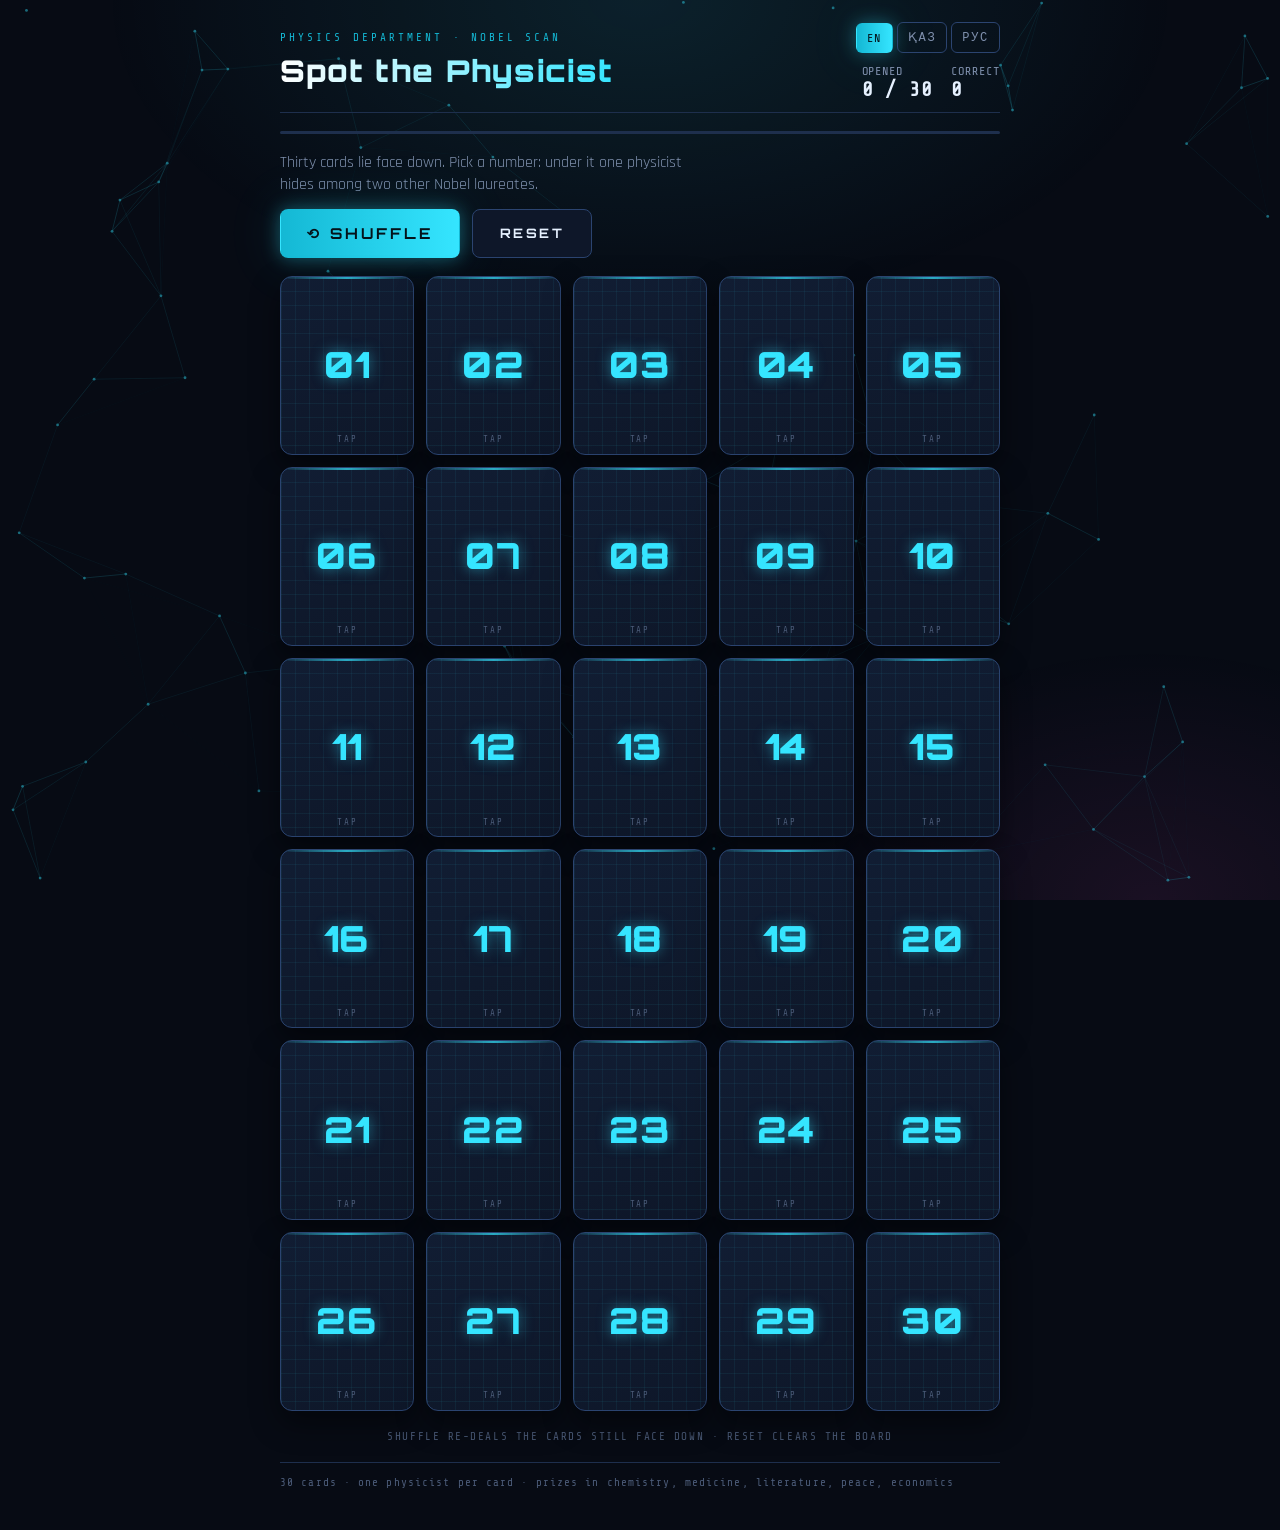
<file: physo/npq/index.html>
<!DOCTYPE html>
<html lang="en">
<head>
<meta charset="utf-8">
<meta name="viewport" content="width=device-width, initial-scale=1, viewport-fit=cover">
<meta name="robots" content="noindex, nofollow, noarchive">
<title>Spot the Physicist · Физикті тап · Найди физика</title>
<link rel="icon" href="data:image/svg+xml,%3Csvg xmlns='http://www.w3.org/2000/svg' viewBox='0 0 64 64'%3E%3Crect width='64' height='64' rx='12' fill='%23070b14'/%3E%3Ccircle cx='32' cy='32' r='6' fill='%2335e5ff'/%3E%3Cellipse cx='32' cy='32' rx='24' ry='10' fill='none' stroke='%2335e5ff' stroke-width='2.5' transform='rotate(-30 32 32)'/%3E%3Cellipse cx='32' cy='32' rx='24' ry='10' fill='none' stroke='%23ff4fd8' stroke-width='2.5' transform='rotate(30 32 32)'/%3E%3C/svg%3E">
<link rel="stylesheet" href="https://fonts.googleapis.com/css2?family=Orbitron:wght@500;700;900&family=Rajdhani:wght@400;500;600;700&family=Share+Tech+Mono&display=swap">
<style>
:root{
  color-scheme:dark;
  --bg:#070b14; --bg2:#0b1222; --panel:#0e1729; --panel2:#111d33;
  --line:#1e2f4d; --line2:#2b4470;
  --text:#e6f1ff; --muted:#7f90ad; --dim:#4b5b78;
  --cyan:#35e5ff; --cyan2:#14b8d4; --mag:#ff4fd8; --ok:#3dffb0; --bad:#ff5c7a;
  --glow:0 0 18px rgba(53,229,255,.35), 0 0 60px rgba(53,229,255,.12);
  --display:"Orbitron","Rajdhani",system-ui,sans-serif;
  --body:"Rajdhani","Segoe UI",system-ui,sans-serif;
  --mono:"Share Tech Mono","SFMono-Regular",Menlo,monospace;
}
*{box-sizing:border-box}
html,body{height:100%}
body{margin:0;background:var(--bg);color:var(--text);font-family:var(--body);font-size:17px;line-height:1.4;
  padding-inline:16px;padding-block:0;overflow-x:hidden;position:relative}
#net{position:fixed;inset:0;width:100%;height:100%;z-index:0;opacity:.55;pointer-events:none}
body::before{content:"";position:fixed;inset:0;z-index:0;pointer-events:none;
  background:radial-gradient(60% 50% at 50% 0%,rgba(53,229,255,.10),transparent 70%),
             radial-gradient(40% 40% at 90% 100%,rgba(255,79,216,.08),transparent 70%)}
.wrap{position:relative;z-index:1;max-width:720px;margin:0 auto;padding-block:22px 40px;display:flex;flex-direction:column;gap:18px;min-height:100%}

/* HUD header */
.hud{display:flex;justify-content:space-between;align-items:flex-end;gap:12px;flex-wrap:wrap;border-bottom:1px solid var(--line);padding-bottom:12px}
.brand{display:flex;flex-direction:column;gap:4px}
.eyebrow{font-family:var(--mono);font-size:11px;letter-spacing:.28em;text-transform:uppercase;color:var(--cyan2)}
h1{font-family:var(--display);font-weight:900;font-size:clamp(20px,4.6vw,30px);margin:0;letter-spacing:.04em;text-wrap:balance;
  background:linear-gradient(90deg,#fff,var(--cyan));-webkit-background-clip:text;background-clip:text;color:transparent}
.stats{display:flex;gap:18px;font-family:var(--mono);font-size:12px;color:var(--muted);letter-spacing:.08em}
.stats b{display:block;color:var(--text);font-size:20px;font-variant-numeric:tabular-nums;line-height:1}
.progress{height:3px;background:var(--line);border-radius:2px;overflow:hidden}
.progress i{display:block;height:100%;width:0;background:linear-gradient(90deg,var(--cyan2),var(--cyan));box-shadow:var(--glow);transition:width .4s ease}

/* card stage */
.stage{perspective:1600px}
.card{position:relative;display:grid;transform-style:preserve-3d;transition:transform .8s cubic-bezier(.2,.8,.2,1)}
.card.flipped{transform:rotateY(180deg)}
.face{grid-area:1/1;backface-visibility:hidden;-webkit-backface-visibility:hidden;border:1px solid var(--line2);border-radius:14px;
  background:linear-gradient(160deg,var(--panel2),var(--panel));padding:26px 26px 22px;display:flex;flex-direction:column;gap:16px;
  box-shadow:0 30px 60px rgba(0,0,0,.5),inset 0 0 0 1px rgba(53,229,255,.06);position:relative;overflow:hidden}
.face::before{content:"";position:absolute;inset:0;pointer-events:none;
  background-image:linear-gradient(rgba(53,229,255,.05) 1px,transparent 1px),linear-gradient(90deg,rgba(53,229,255,.05) 1px,transparent 1px);
  background-size:28px 28px;mask-image:radial-gradient(80% 60% at 50% 0%,#000,transparent)}
.face::after{content:"";position:absolute;left:0;right:0;top:0;height:2px;background:linear-gradient(90deg,transparent,var(--cyan),transparent);opacity:.8}
.back{transform:rotateY(180deg);border-color:rgba(255,79,216,.45)}
.back::after{background:linear-gradient(90deg,transparent,var(--mag),transparent)}
.corner{position:absolute;width:14px;height:14px;border-color:var(--cyan);border-style:solid;opacity:.7}
.corner.tl{top:8px;left:8px;border-width:2px 0 0 2px}.corner.tr{top:8px;right:8px;border-width:2px 2px 0 0}
.corner.bl{bottom:8px;left:8px;border-width:0 0 2px 2px}.corner.br{bottom:8px;right:8px;border-width:0 2px 2px 0}
.back .corner{border-color:var(--mag)}
.tag{display:flex;justify-content:space-between;font-family:var(--mono);font-size:11px;letter-spacing:.24em;text-transform:uppercase;color:var(--muted)}
.tag span:last-child{color:var(--cyan2)}
.back .tag span:last-child{color:var(--mag)}
.q{font-family:var(--display);font-weight:700;font-size:clamp(15px,2.6vw,19px);line-height:1.35;letter-spacing:.01em;margin:0;text-wrap:balance}

.opts{display:flex;flex-direction:column;gap:10px;margin:0;padding:0;list-style:none}
.opt{display:grid;grid-template-columns:40px 1fr;gap:14px;align-items:start;width:100%;text-align:left;background:rgba(7,11,20,.55);
  border:1px solid var(--line);border-radius:10px;padding:12px 14px;color:var(--text);font:inherit;cursor:pointer;
  transition:border-color .2s,box-shadow .2s,transform .2s,background .2s}
.opt:hover{border-color:var(--cyan2);transform:translateX(3px)}
.opt:focus-visible{outline:2px solid var(--cyan);outline-offset:2px}
.opt.picked{border-color:var(--cyan);box-shadow:var(--glow);background:rgba(53,229,255,.07)}
.opt.correct{border-color:var(--ok);box-shadow:0 0 18px rgba(61,255,176,.35);background:rgba(61,255,176,.08)}
.opt.wrong{border-color:var(--bad);background:rgba(255,92,122,.08)}
.opt[disabled]{cursor:default}
.opt[disabled]:hover{transform:none}
.letter{width:40px;height:40px;border-radius:50%;border:2px solid var(--line2);display:grid;place-items:center;font-family:var(--display);font-weight:700;font-size:15px;color:var(--cyan)}
.opt.picked .letter{border-color:var(--cyan);background:rgba(53,229,255,.15)}
.opt.correct .letter{border-color:var(--ok);color:var(--ok);background:rgba(61,255,176,.15)}
.opt.wrong .letter{border-color:var(--bad);color:var(--bad)}
.oname{font-weight:700;font-size:20px;line-height:1.15}
.ometa{font-family:var(--mono);font-size:12px;color:var(--muted);letter-spacing:.06em;margin-top:3px}
.ometa b{color:var(--text);font-weight:400}
.otopic{font-size:15.5px;color:#b9c6df;margin-top:3px;line-height:1.3}
.hint{font-family:var(--mono);font-size:11px;letter-spacing:.16em;text-transform:uppercase;color:var(--dim);margin-top:auto}

/* back face */
.verdict{font-family:var(--mono);font-size:12px;letter-spacing:.2em;text-transform:uppercase;padding:6px 10px;border-radius:6px;width:max-content;max-width:100%}
.verdict.ok{color:var(--ok);border:1px solid rgba(61,255,176,.5);background:rgba(61,255,176,.08)}
.verdict.bad{color:var(--bad);border:1px solid rgba(255,92,122,.5);background:rgba(255,92,122,.08)}
.verdict.none{color:var(--cyan);border:1px solid rgba(53,229,255,.5);background:rgba(53,229,255,.08)}
.pname{font-family:var(--display);font-weight:900;font-size:clamp(22px,4.6vw,30px);margin:0;line-height:1.15;letter-spacing:.02em;
  background:linear-gradient(90deg,#fff,var(--mag));-webkit-background-clip:text;background-clip:text;color:transparent}
.pprize{font-size:16px;color:#b9c6df;margin:0;line-height:1.35}
.sec{display:flex;flex-direction:column;gap:6px}
.sec h3{margin:0;font-family:var(--mono);font-size:11px;letter-spacing:.24em;text-transform:uppercase;color:var(--cyan)}
.sec p{margin:0;font-size:16.5px;line-height:1.45;max-width:62ch}

/* controls */
.controls{display:flex;justify-content:center;align-items:center;gap:12px;flex-wrap:wrap}
.btn{font-family:var(--display);font-weight:700;font-size:13px;letter-spacing:.2em;text-transform:uppercase;padding:14px 22px;border-radius:8px;
  border:1px solid var(--line2);background:var(--panel);color:var(--text);cursor:pointer;transition:all .2s;min-width:120px}
.btn:hover{border-color:var(--cyan2);color:var(--cyan)}
.btn:focus-visible{outline:2px solid var(--cyan);outline-offset:2px}
.btn[disabled]{opacity:.35;cursor:default}
.btn[disabled]:hover{border-color:var(--line2);color:var(--text)}
.btn.primary{background:linear-gradient(90deg,var(--cyan2),var(--cyan));color:#04121a;border-color:transparent;box-shadow:var(--glow);min-width:180px;font-size:15px}
.btn.primary:hover{filter:brightness(1.1);color:#04121a}
.btn.primary.mag{background:linear-gradient(90deg,#c22ea3,var(--mag));box-shadow:0 0 18px rgba(255,79,216,.35)}
.keys{text-align:center;font-family:var(--mono);font-size:11px;letter-spacing:.14em;text-transform:uppercase;color:var(--dim)}
.keys kbd{border:1px solid var(--line2);border-radius:4px;padding:1px 6px;color:var(--muted);font:inherit}
.foot{display:flex;justify-content:space-between;gap:12px;flex-wrap:wrap;font-family:var(--mono);font-size:11px;letter-spacing:.1em;color:var(--dim);border-top:1px solid var(--line);padding-top:12px}
.foot button{background:none;border:none;color:var(--muted);font:inherit;cursor:pointer;letter-spacing:inherit;text-decoration:underline dotted;padding:0}
.foot button:hover{color:var(--cyan)}

/* final screen */
.final{text-align:center;display:none;flex-direction:column;gap:14px;align-items:center;padding:30px 0}
.final.show{display:flex}
.final .big{font-family:var(--display);font-weight:900;font-size:clamp(40px,10vw,72px);line-height:1;
  background:linear-gradient(90deg,var(--cyan),var(--mag));-webkit-background-clip:text;background-clip:text;color:transparent}
.final p{margin:0;color:var(--muted);max-width:44ch}

@media (max-width:480px){
  .face{padding:20px 16px 18px}
  .opt{grid-template-columns:34px 1fr;gap:10px;padding:10px 12px}
  .letter{width:34px;height:34px;font-size:13px}
  .oname{font-size:18px}
}
@media (prefers-reduced-motion:reduce){
  .card{transition:none}.opt,.btn{transition:none}
}

/* board */
.board-head{display:flex;justify-content:space-between;align-items:center;gap:12px;flex-wrap:wrap}
.board-head p{margin:0;color:var(--muted);font-size:16px;max-width:52ch}
.board{display:grid;grid-template-columns:repeat(5,1fr);gap:12px;perspective:1200px}
.tile{aspect-ratio:3/4;position:relative;border:none;background:none;padding:0;cursor:pointer;transform-style:preserve-3d;
  transition:transform .6s cubic-bezier(.2,.8,.2,1);font:inherit;color:var(--text)}
.tile:focus-visible{outline:2px solid var(--cyan);outline-offset:3px;border-radius:12px}
.tile.spin{transform:rotateY(360deg)}
.tface{position:absolute;inset:0;border-radius:12px;border:1px solid var(--line2);display:grid;place-items:center;
  background:linear-gradient(160deg,var(--panel2),var(--panel));box-shadow:0 12px 30px rgba(0,0,0,.45);overflow:hidden;transition:border-color .2s,box-shadow .2s,transform .2s}
.tface::before{content:"";position:absolute;inset:0;
  background-image:linear-gradient(rgba(53,229,255,.06) 1px,transparent 1px),linear-gradient(90deg,rgba(53,229,255,.06) 1px,transparent 1px);background-size:14px 14px}
.tface::after{content:"";position:absolute;left:0;right:0;top:0;height:2px;background:linear-gradient(90deg,transparent,var(--cyan),transparent);opacity:.7}
.tile:hover .tface{border-color:var(--cyan);box-shadow:var(--glow);transform:translateY(-4px)}
.tnum{font-family:var(--display);font-weight:900;font-size:clamp(22px,4.2vw,36px);letter-spacing:.04em;color:var(--cyan);position:relative;
  text-shadow:0 0 14px rgba(53,229,255,.5)}
.tsub{position:absolute;bottom:8px;left:0;right:0;text-align:center;font-family:var(--mono);font-size:9px;letter-spacing:.22em;color:var(--dim)}
.tile.done .tface{background:linear-gradient(160deg,#0c1220,#0a0f1a);border-color:var(--line)}
.tile.done .tnum{color:var(--dim);text-shadow:none}
.tile.ok .tface{border-color:rgba(61,255,176,.6)} .tile.ok .tface::after{background:linear-gradient(90deg,transparent,var(--ok),transparent)}
.tile.bad .tface{border-color:rgba(255,92,122,.6)} .tile.bad .tface::after{background:linear-gradient(90deg,transparent,var(--bad),transparent)}
.mark{position:absolute;top:8px;right:10px;font-family:var(--display);font-weight:700;font-size:14px}
.tile.ok .mark{color:var(--ok)} .tile.bad .mark{color:var(--bad)}
.tile.done:hover .tface{transform:none;box-shadow:0 12px 30px rgba(0,0,0,.45)}
.board-actions{display:flex;justify-content:center;gap:12px;flex-wrap:wrap}
#view-card{display:none;flex-direction:column;gap:18px}
#view-card.show{display:flex}
#view-board{display:flex;flex-direction:column;gap:18px}
#view-board.hide{display:none}
.topline{display:flex;justify-content:space-between;align-items:center;gap:12px;flex-wrap:wrap}
.tile-id{font-family:var(--display);font-weight:700;font-size:14px;letter-spacing:.2em;color:var(--cyan)}
@media (max-width:560px){.board{grid-template-columns:repeat(4,1fr);gap:9px}.tnum{font-size:22px}.tsub{display:none}}
@media (prefers-reduced-motion:reduce){.tile{transition:none}}

.langs{display:flex;gap:4px;align-items:center}
.langs button{font-family:var(--mono);font-size:12px;letter-spacing:.14em;padding:7px 10px;border-radius:6px;border:1px solid var(--line2);
  background:transparent;color:var(--muted);cursor:pointer;transition:all .2s}
.langs button:hover{color:var(--cyan);border-color:var(--cyan2)}
.langs button.on{color:#04121a;background:linear-gradient(90deg,var(--cyan2),var(--cyan));border-color:transparent;box-shadow:var(--glow)}
.langs button:focus-visible{outline:2px solid var(--cyan);outline-offset:2px}
.hud{align-items:center}
.hud-right{display:flex;flex-direction:column;gap:10px;align-items:flex-end}
@media (max-width:560px){.hud-right{align-items:flex-start}}
.board{grid-template-columns:repeat(5,1fr)}
@media (max-width:560px){.board{grid-template-columns:repeat(4,1fr)}}
</style>
</head>
<body>
<canvas id="net" aria-hidden="true"></canvas>
<div class="wrap">
  <header class="hud">
    <div class="brand">
      <div class="eyebrow" data-t="eyebrow"></div>
      <h1 data-t="title"></h1>
    </div>
    <div class="hud-right">
      <div class="langs" role="group" aria-label="Language">
        <button type="button" data-lang="en">EN</button>
        <button type="button" data-lang="kk">ҚАЗ</button>
        <button type="button" data-lang="ru">РУС</button>
      </div>
      <div class="stats">
        <div><span data-t="opened"></span><b id="s-done">0 / 30</b></div>
        <div><span data-t="correct"></span><b id="s-ok">0</b></div>
      </div>
    </div>
  </header>
  <div class="progress"><i id="bar"></i></div>

  <section id="view-board">
    <div class="board-head">
      <p data-t="intro"></p>
      <div class="board-actions">
        <button class="btn primary" id="shuffle" data-t="shuffle"></button>
        <button class="btn" id="reset" data-t="reset"></button>
      </div>
    </div>
    <div class="board" id="board"></div>
    <div class="keys" data-t="boardkeys"></div>
  </section>

  <section id="view-card">
    <div class="topline">
      <button class="btn" id="back" data-t="back"></button>
      <span class="tile-id" id="tile-id"></span>
    </div>
    <div class="stage" id="stage">
      <div class="card" id="card">
        <div class="face front">
          <i class="corner tl"></i><i class="corner tr"></i><i class="corner bl"></i><i class="corner br"></i>
          <div class="tag"><span id="f-tag"></span><span data-t="laureates"></span></div>
          <p class="q" data-t="question"></p>
          <ul class="opts" id="opts"></ul>
          <div class="hint" id="hint"></div>
        </div>
        <div class="face back">
          <i class="corner tl"></i><i class="corner tr"></i><i class="corner bl"></i><i class="corner br"></i>
          <div class="tag"><span id="b-tag"></span><span data-t="decoded"></span></div>
          <div class="verdict none" id="verdict"></div>
          <h2 class="pname" id="pname"></h2>
          <p class="pprize" id="pprize"></p>
          <div class="sec"><h3 data-t="why"></h3><p id="pbg"></p></div>
          <div class="sec"><h3 data-t="how"></h3><p id="phelp"></p></div>
        </div>
      </div>
    </div>
    <div class="controls">
      <button class="btn primary" id="reveal"></button>
      <button class="btn" id="done" hidden data-t="done"></button>
    </div>
    <div class="keys" data-t-html="cardkeys"></div>
  </section>

  <footer class="foot"><span data-t="footer"></span></footer>
</div>

<script>
const CARDS = [{"n": 1, "options": [{"name": {"en": "Frederick Banting", "kk": "Фредерик Бантинг", "ru": "Фредерик Бантинг"}, "cat": "Medicine", "year": 1923, "topic": {"en": "discovery of insulin", "kk": "инсулиннің ашылуы", "ru": "открытие инсулина"}}, {"name": {"en": "Francis Crick", "kk": "Фрэнсис Крик", "ru": "Фрэнсис Крик"}, "cat": "Medicine", "year": 1962, "topic": {"en": "the molecular structure of DNA", "kk": "ДНҚ-ның молекулалық құрылымы", "ru": "молекулярная структура ДНК"}}, {"name": {"en": "Mikhail Gorbachev", "kk": "Михаил Горбачёв", "ru": "Михаил Горбачёв"}, "cat": "Peace", "year": 1990, "topic": {"en": "radical changes in East-West relations, end of the Cold War", "kk": "Шығыс пен Батыс қатынастарындағы өзгерістер, қырғи қабақ соғыстың аяқталуы", "ru": "перемены в отношениях Востока и Запада, конец холодной войны"}}], "answer": 1, "physicist": {"name": {"en": "Francis Crick", "kk": "Фрэнсис Крик", "ru": "Фрэнсис Крик"}, "cat": "Medicine", "year": 1962, "topic": {"en": "the molecular structure of DNA", "kk": "ДНҚ-ның молекулалық құрылымы", "ru": "молекулярная структура ДНК"}, "bg": {"en": "BSc in physics at University College London (1937). During WWII he designed magnetic and acoustic mines for the Admiralty. He switched to biology in 1947, aged 31, and completed a PhD on X-ray diffraction of proteins in Cambridge in 1954.", "kk": "Лондон университеттік колледжінде физика бакалавры (1937). Соғыс кезінде Адмиралтейство үшін магниттік және акустикалық миналарды жобалады. 1947 жылы, 31 жасында, биологияға ауысып, 1954 жылы Кембриджде ақуыздардың рентгендік дифракциясы бойынша диссертация қорғады.", "ru": "Бакалавр физики в Университетском колледже Лондона (1937). В войну проектировал магнитные и акустические мины для Адмиралтейства. В 1947 году, в 31 год, перешёл в биологию и в 1954 году защитил в Кембридже диссертацию по рентгеновской дифракции белков."}, "helped": {"en": "With Cochran and Vand he worked out the theory of X-ray diffraction by helical molecules (1951-52). That is why he could read the helix in Rosalind Franklin's diffraction photograph and, with Watson, build a model consistent with it.", "kk": "Кокран және Вандпен бірге ол спираль тәрізді молекулалардағы рентгендік дифракция теориясын жасады (1951–52). Сондықтан ол Розалинд Франклиннің дифракциялық суретінен спиральді көре алды және Уотсонмен бірге соған сәйкес модель құрды.", "ru": "Вместе с Кокраном и Вандом он разработал теорию рентгеновской дифракции на спиральных молекулах (1951–52). Поэтому он смог увидеть спираль в дифракционном снимке Розалинд Франклин и вместе с Уотсоном построить согласующуюся с ним модель."}}}, {"n": 2, "options": [{"name": {"en": "Barbara McClintock", "kk": "Барбара Мак-Клинток", "ru": "Барбара Мак-Клинток"}, "cat": "Medicine", "year": 1983, "topic": {"en": "mobile genetic elements ('jumping genes')", "kk": "жылжымалы генетикалық элементтер («секіргіш гендер»)", "ru": "мобильные генетические элементы («прыгающие гены»)"}}, {"name": {"en": "Barack Obama", "kk": "Барак Обама", "ru": "Барак Обама"}, "cat": "Peace", "year": 2009, "topic": {"en": "strengthening international diplomacy", "kk": "халықаралық дипломатияны нығайту", "ru": "укрепление международной дипломатии"}}, {"name": {"en": "John Goodenough", "kk": "Джон Гуденаф", "ru": "Джон Гуденаф"}, "cat": "Chemistry", "year": 2019, "topic": {"en": "development of lithium-ion batteries", "kk": "литий-ионды аккумуляторларды жасау", "ru": "создание литий-ионных аккумуляторов"}}], "answer": 2, "physicist": {"name": {"en": "John Goodenough", "kk": "Джон Гуденаф", "ru": "Джон Гуденаф"}, "cat": "Chemistry", "year": 2019, "topic": {"en": "development of lithium-ion batteries", "kk": "литий-ионды аккумуляторларды жасау", "ru": "создание литий-ионных аккумуляторов"}, "bg": {"en": "PhD in physics at Chicago (1952) under Clarence Zener. Solid-state physicist at MIT's Lincoln Laboratory, where he helped develop magnetic RAM, then professor at Oxford and Texas. Author of the Goodenough-Kanamori rules for magnetic superexchange.", "kk": "Чикагода Кларенс Зинердің жетекшілігімен физика бойынша докторлық (1952). MIT Линкольн зертханасында қатты дене физигі, онда магниттік жедел жадты жасауға қатысты, кейін Оксфорд пен Техаста профессор. Магниттік асқын алмасудың Гуденаф — Канамори ережелерінің авторы.", "ru": "Докторская по физике в Чикаго (1952) под руководством Кларенса Зинера. Физик твёрдого тела в Линкольновской лаборатории MIT, где участвовал в создании магнитной оперативной памяти, затем профессор в Оксфорде и Техасе. Автор правил Гуденафа — Канамори для магнитного сверхобмена."}, "helped": {"en": "His physics of electron states in transition-metal oxides told him which materials could hold lithium at high voltage. The lithium cobalt oxide cathode he found in 1980 doubled battery voltage and powers most phones today. At 97 he was the oldest Nobel laureate ever.", "kk": "Өтпелі металл оксидтеріндегі электрон күйлерінің физикасы оған қай материалдардың литийді жоғары кернеуде ұстай алатынын көрсетті. 1980 жылы тапқан литий-кобальт оксиді катоды батарея кернеуін екі есе арттырды және бүгінде телефондардың көпшілігін қуаттандырады. 97 жасында ол тарихтағы ең егде Нобель лауреаты болды.", "ru": "Физика электронных состояний в оксидах переходных металлов подсказала ему, какие материалы могут удерживать литий при высоком напряжении. Катод из оксида лития-кобальта, найденный им в 1980 году, удвоил напряжение батареи и сегодня питает большинство телефонов. В 97 лет он стал самым пожилым нобелевским лауреатом в истории."}}}, {"n": 3, "options": [{"name": {"en": "Frances Arnold", "kk": "Фрэнсис Арнольд", "ru": "Фрэнсис Арнольд"}, "cat": "Chemistry", "year": 2018, "topic": {"en": "directed evolution of enzymes", "kk": "ферменттердің бағытталған эволюциясы", "ru": "направленная эволюция ферментов"}}, {"name": {"en": "Katalin Karikó", "kk": "Каталин Карико", "ru": "Каталин Карико"}, "cat": "Medicine", "year": 2023, "topic": {"en": "mRNA modifications that enabled COVID-19 vaccines", "kk": "COVID-19 вакциналарына жол ашқан мРНҚ модификациялары", "ru": "модификации мРНК, сделавшие возможными вакцины от COVID-19"}}, {"name": {"en": "Stefan Hell", "kk": "Штефан Хелль", "ru": "Штефан Хелль"}, "cat": "Chemistry", "year": 2014, "topic": {"en": "super-resolved fluorescence microscopy (STED)", "kk": "аса жоғары ажыратымдылықтағы флуоресцентті микроскопия (STED)", "ru": "флуоресцентная микроскопия сверхвысокого разрешения (STED)"}}], "answer": 2, "physicist": {"name": {"en": "Stefan Hell", "kk": "Штефан Хелль", "ru": "Штефан Хелль"}, "cat": "Chemistry", "year": 2014, "topic": {"en": "super-resolved fluorescence microscopy (STED)", "kk": "аса жоғары ажыратымдылықтағы флуоресцентті микроскопия (STED)", "ru": "флуоресцентная микроскопия сверхвысокого разрешения (STED)"}, "bg": {"en": "PhD in physics at Heidelberg (1990). Worked out the STED principle at the University of Turku (1993-96). Director at the Max Planck Institute for Multidisciplinary Sciences (formerly Biophysical Chemistry) in Göttingen and the Max Planck Institute for Medical Research in Heidelberg.", "kk": "Гейдельбергте физика бойынша докторлық (1990). STED принципін Турку университетінде жасады (1993–96). Гёттингендегі Макс Планк қоғамының Мультидисциплинарлық ғылымдар институтының (бұрынғы Биофизикалық химия институты) және Гейдельбергтегі Медициналық зерттеулер институтының директоры.", "ru": "Докторская по физике в Гейдельберге (1990). Принцип STED разработал в Университете Турку (1993–96). Директор Института мультидисциплинарных наук Общества Макса Планка (бывший Институт биофизической химии) в Гёттингене и Института медицинских исследований в Гейдельберге."}, "helped": {"en": "He attacked Abbe's diffraction limit, a law of optics from 1873. In STED a second doughnut-shaped laser beam switches off fluorescence around the focal spot by stimulated emission, shrinking the effective spot far below the wavelength of light. Cells can now be imaged at the nanometre scale.", "kk": "Ол Аббенің дифракциялық шегіне — 1873 жылғы оптика заңына — қарсы шықты. STED әдісінде бублик пішінді екінші лазер сәулесі фокус айналасындағы флуоресценцияны мәжбүрлі сәулелену арқылы өшіріп, тиімді дақты жарық толқын ұзындығынан әлдеқайда кіші етеді. Енді жасушаларды нанометр масштабында көруге болады.", "ru": "Он бросил вызов дифракционному пределу Аббе — закону оптики 1873 года. В методе STED второй лазерный луч в форме бублика гасит флуоресценцию вокруг фокуса вынужденным излучением, сжимая эффективное пятно намного меньше длины волны света. Теперь клетки можно рассматривать в нанометровом масштабе."}}}, {"n": 4, "options": [{"name": {"en": "Peter Debye", "kk": "Петер Дебай", "ru": "Петер Дебай"}, "cat": "Chemistry", "year": 1936, "topic": {"en": "molecular structure via dipole moments and the diffraction of X-rays and electrons in gases", "kk": "диполь моменттері және газдардағы рентген сәулелері мен электрондардың дифракциясы арқылы молекула құрылымы", "ru": "строение молекул по дипольным моментам и дифракции рентгеновских лучей и электронов в газах"}}, {"name": {"en": "Martin Luther King Jr.", "kk": "Мартин Лютер Кинг", "ru": "Мартин Лютер Кинг"}, "cat": "Peace", "year": 1964, "topic": {"en": "nonviolent struggle for civil rights", "kk": "азаматтық құқықтар үшін күш қолданбай күрес", "ru": "ненасильственная борьба за гражданские права"}}, {"name": {"en": "Jennifer Doudna", "kk": "Дженнифер Даудна", "ru": "Дженнифер Даудна"}, "cat": "Chemistry", "year": 2020, "topic": {"en": "CRISPR-Cas9 genome editing", "kk": "CRISPR-Cas9 арқылы геномды өңдеу", "ru": "редактирование генома CRISPR-Cas9"}}], "answer": 0, "physicist": {"name": {"en": "Peter Debye", "kk": "Петер Дебай", "ru": "Петер Дебай"}, "cat": "Chemistry", "year": 1936, "topic": {"en": "molecular structure via dipole moments and the diffraction of X-rays and electrons in gases", "kk": "диполь моменттері және газдардағы рентген сәулелері мен электрондардың дифракциясы арқылы молекула құрылымы", "ru": "строение молекул по дипольным моментам и дифракции рентгеновских лучей и электронов в газах"}, "bg": {"en": "PhD in physics at Munich under Sommerfeld (1908). Succeeded Einstein at Zurich and held physics chairs at Utrecht, Göttingen, Zurich, Leipzig and Berlin. Known for the Debye model of specific heat and Debye-Hückel theory of electrolytes.", "kk": "Мюнхенде Зоммерфельдтің жетекшілігімен физика бойынша докторлық (1908). Цюрихте Эйнштейннің орнын басты, Утрехт, Гёттинген, Цюрих, Лейпциг және Берлинде физика кафедраларын басқарды. Жылу сыйымдылығының Дебай моделі және Дебай — Хюккель электролиттер теориясымен белгілі.", "ru": "Докторская по физике в Мюнхене под руководством Зоммерфельда (1908). Сменил Эйнштейна в Цюрихе, возглавлял кафедры физики в Утрехте, Гёттингене, Цюрихе, Лейпциге и Берлине. Известен моделью Дебая для теплоёмкости и теорией электролитов Дебая — Хюккеля."}, "helped": {"en": "He applied electrostatics and scattering theory to molecules, giving chemists quantitative ways to measure molecular polarity and geometry. The unit of electric dipole moment, the debye, carries his name.", "kk": "Ол электростатика мен шашырау теориясын молекулаларға қолданып, химиктерге молекулалардың полярлығы мен геометриясын сандық түрде өлшеу тәсілдерін берді. Электрлік диполь моментінің бірлігі — дебай — оның атымен аталады.", "ru": "Он применил электростатику и теорию рассеяния к молекулам, дав химикам количественные способы измерять полярность и геометрию молекул. Единица электрического дипольного момента — дебай — носит его имя."}}}, {"n": 5, "options": [{"name": {"en": "Georg von Békésy", "kk": "Дьёрдь Бекеши", "ru": "Дьёрдь Бекеши"}, "cat": "Medicine", "year": 1961, "topic": {"en": "the physical mechanism of stimulation within the cochlea", "kk": "ішкі құлақ ұлуындағы қозудың физикалық механизмі", "ru": "физический механизм возбуждения в улитке внутреннего уха"}}, {"name": {"en": "Elinor Ostrom", "kk": "Элинор Остром", "ru": "Элинор Остром"}, "cat": "Economics", "year": 2009, "topic": {"en": "governance of the commons; first woman Economics laureate", "kk": "ортақ ресурстарды басқару; экономика бойынша алғашқы әйел лауреат", "ru": "управление общими ресурсами; первая женщина-лауреат по экономике"}}, {"name": {"en": "Bob Dylan", "kk": "Боб Дилан", "ru": "Боб Дилан"}, "cat": "Literature", "year": 2016, "topic": {"en": "new poetic expressions within the song tradition", "kk": "ән дәстүріндегі жаңа поэтикалық бейнелер", "ru": "новые поэтические выражения в песенной традиции"}}], "answer": 0, "physicist": {"name": {"en": "Georg von Békésy", "kk": "Дьёрдь Бекеши", "ru": "Дьёрдь Бекеши"}, "cat": "Medicine", "year": 1961, "topic": {"en": "the physical mechanism of stimulation within the cochlea", "kk": "ішкі құлақ ұлуындағы қозудың физикалық механизмі", "ru": "физический механизм возбуждения в улитке внутреннего уха"}, "bg": {"en": "Studied chemistry in Bern and took a PhD in physics at the University of Budapest (1926). Worked at the Hungarian Post Office research laboratory on telephone signal quality (1923-46), then at Harvard (1947-66) and in Honolulu.", "kk": "Бернде химияны оқып, Будапешт университетінде физика бойынша докторлық алды (1926). Венгрия почтасының зерттеу зертханасында телефон сигналының сапасымен жұмыс істеді (1923–46), кейін Гарвардта (1947–66) және Гонолулуда.", "ru": "Изучал химию в Берне и получил докторскую по физике в Будапештском университете (1926). Работал в исследовательской лаборатории венгерской почты над качеством телефонного сигнала (1923–46), затем в Гарварде (1947–66) и в Гонолулу."}, "helped": {"en": "Improving telephones led him to ask how the ear itself works. Using strobe photography and silver flakes on cochleas, he showed that sound sets up a travelling wave along the basilar membrane whose peak position depends on frequency, so the ear sorts pitch mechanically before any nerve fires.", "kk": "Телефондарды жақсарта жүріп, ол құлақтың өзі қалай жұмыс істейтінін сұрады. Стробоскоптық түсірілім мен ұлудағы күміс қабыршақтардың көмегімен дыбыстың базилярлық мембрана бойымен жүгірме толқын тудыратынын, ал оның шыңының орны жиілікке байланысты екенін көрсетті — яғни құлақ дыбыс биіктігін нервтер қозғанға дейін механикалық түрде сұрыптайды.", "ru": "Улучшая телефоны, он задался вопросом, как работает само ухо. С помощью стробоскопической съёмки и серебряных чешуек на улитках он показал, что звук создаёт бегущую волну вдоль базилярной мембраны, положение максимума которой зависит от частоты, — то есть ухо сортирует высоту звука механически, ещё до срабатывания нервов."}}}, {"n": 6, "options": [{"name": {"en": "Gabriel García Márquez", "kk": "Габриэль Гарсиа Маркес", "ru": "Габриэль Гарсиа Маркес"}, "cat": "Literature", "year": 1982, "topic": {"en": "'One Hundred Years of Solitude'", "kk": "«Жүз жылдық жалғыздық»", "ru": "«Сто лет одиночества»"}}, {"name": {"en": "Alan Heeger", "kk": "Алан Хигер", "ru": "Алан Хигер"}, "cat": "Chemistry", "year": 2000, "topic": {"en": "discovery and development of electrically conductive polymers", "kk": "электр өткізгіш полимерлерді ашу және дамыту", "ru": "открытие и разработка электропроводящих полимеров"}}, {"name": {"en": "Frederick Sanger", "kk": "Фредерик Сенгер", "ru": "Фредерик Сенгер"}, "cat": "Chemistry", "year": 1958, "topic": {"en": "the structure of insulin", "kk": "инсулиннің құрылымы", "ru": "структура инсулина"}}], "answer": 1, "physicist": {"name": {"en": "Alan Heeger", "kk": "Алан Хигер", "ru": "Алан Хигер"}, "cat": "Chemistry", "year": 2000, "topic": {"en": "discovery and development of electrically conductive polymers", "kk": "электр өткізгіш полимерлерді ашу және дамыту", "ru": "открытие и разработка электропроводящих полимеров"}, "bg": {"en": "PhD in physics at Berkeley (1961). Condensed-matter physicist on the faculty of the University of Pennsylvania (1962-82), working on metals, magnetism and one-dimensional conductors.", "kk": "Берклиде физика бойынша докторлық (1961). Конденсацияланған күй физигі, Пенсильвания университетінде жұмыс істеді (1962–82), металдар, магнетизм және бірөлшемді өткізгіштермен айналысты.", "ru": "Докторская по физике в Беркли (1961). Физик конденсированного состояния, преподавал в Пенсильванском университете (1962–82), занимался металлами, магнетизмом и одномерными проводниками."}, "helped": {"en": "His understanding of charge transport, doping and solitons in one-dimensional systems explained how iodine-doped polyacetylene conducts like a metal. The work opened the way to organic LEDs and plastic solar cells.", "kk": "Бірөлшемді жүйелердегі заряд тасымалы, легирлеу және солитондар туралы түсінігі йодпен легирленген полиацетиленнің металл сияқты ток өткізетінін түсіндірді. Бұл жұмыс органикалық жарық диодтары мен пластик күн батареяларына жол ашты.", "ru": "Его понимание переноса заряда, легирования и солитонов в одномерных системах объяснило, почему полиацетилен, легированный иодом, проводит ток как металл. Работа открыла путь к органическим светодиодам и пластиковым солнечным батареям."}}}, {"n": 7, "options": [{"name": {"en": "Gerhard Herzberg", "kk": "Герхард Герцберг", "ru": "Герхард Герцберг"}, "cat": "Chemistry", "year": 1971, "topic": {"en": "electronic structure and geometry of molecules, especially free radicals", "kk": "молекулалардың, әсіресе бос радикалдардың электрондық құрылымы мен геометриясы", "ru": "электронная структура и геометрия молекул, особенно свободных радикалов"}}, {"name": {"en": "Desmond Tutu", "kk": "Десмонд Туту", "ru": "Десмонд Туту"}, "cat": "Peace", "year": 1984, "topic": {"en": "non-violent campaign against apartheid", "kk": "апартеидке қарсы күш қолданбайтын науқан", "ru": "ненасильственная кампания против апартеида"}}, {"name": {"en": "Ivan Bunin", "kk": "Иван Бунин", "ru": "Иван Бунин"}, "cat": "Literature", "year": 1933, "topic": {"en": "classical Russian prose; first Russian laureate", "kk": "классикалық орыс прозасы; алғашқы орыс лауреаты", "ru": "классическая русская проза; первый русский лауреат"}}], "answer": 0, "physicist": {"name": {"en": "Gerhard Herzberg", "kk": "Герхард Герцберг", "ru": "Герхард Герцберг"}, "cat": "Chemistry", "year": 1971, "topic": {"en": "electronic structure and geometry of molecules, especially free radicals", "kk": "молекулалардың, әсіресе бос радикалдардың электрондық құрылымы мен геометриясы", "ru": "электронная структура и геометрия молекул, особенно свободных радикалов"}, "bg": {"en": "Dr.-Ing. in physics at Darmstadt University of Technology (1928), postdoctoral work with James Franck and Max Born in Göttingen. Left Nazi Germany in 1935 for the University of Saskatchewan and later the National Research Council of Canada.", "kk": "Дармштадт техникалық университетінде физика бойынша доктор-инженер (1928), Гёттингенде Джеймс Франк пен Макс Борнның қасында постдок. 1935 жылы нацистік Германиядан кетіп, Саскачеван университетіне, кейін Канада Ұлттық зерттеу кеңесіне барды.", "ru": "Доктор-инженер по физике в Дармштадтском техническом университете (1928), постдок у Джеймса Франка и Макса Борна в Гёттингене. В 1935 году покинул нацистскую Германию ради Университета Саскачевана, позже — Национального исследовательского совета Канады."}, "helped": {"en": "Molecular spectroscopy is physics applied to chemistry: from the light that molecules absorb and emit he worked out their structure and geometry, including short-lived free radicals that cannot be studied any other way, and identified molecules in comets and interstellar space from their spectra.", "kk": "Молекулалық спектроскопия — химияға қолданылған физика: молекулалардың жұтатын және шығаратын жарығы арқылы ол олардың құрылымы мен геометриясын, соның ішінде басқа әдіспен зерттеуге келмейтін қысқа өмірлі бос радикалдарды анықтады және кометалар мен жұлдызаралық кеңістіктегі молекулаларды спектрлері арқылы таныды.", "ru": "Молекулярная спектроскопия — это физика, применённая к химии: по свету, который молекулы поглощают и излучают, он определял их строение и геометрию, включая короткоживущие свободные радикалы, недоступные другим методам, и опознавал молекулы в кометах и межзвёздном пространстве по их спектрам."}}}, {"n": 8, "options": [{"name": {"en": "Ben Feringa", "kk": "Бен Феринга", "ru": "Бен Феринга"}, "cat": "Chemistry", "year": 2016, "topic": {"en": "design and synthesis of molecular machines", "kk": "молекулалық машиналарды жобалау және синтездеу", "ru": "создание и синтез молекулярных машин"}}, {"name": {"en": "Aaron Klug", "kk": "Аарон Клуг", "ru": "Аарон Клуг"}, "cat": "Chemistry", "year": 1982, "topic": {"en": "crystallographic electron microscopy and structures of nucleic acid-protein complexes", "kk": "кристаллографиялық электронды микроскопия және нуклеин қышқылы-ақуыз кешендерінің құрылымы", "ru": "кристаллографическая электронная микроскопия и структуры комплексов нуклеиновых кислот с белками"}}, {"name": {"en": "Linus Pauling", "kk": "Лайнус Полинг", "ru": "Лайнус Полинг"}, "cat": "Chemistry", "year": 1954, "topic": {"en": "the nature of the chemical bond", "kk": "химиялық байланыстың табиғаты", "ru": "природа химической связи"}}], "answer": 1, "physicist": {"name": {"en": "Aaron Klug", "kk": "Аарон Клуг", "ru": "Аарон Клуг"}, "cat": "Chemistry", "year": 1982, "topic": {"en": "crystallographic electron microscopy and structures of nucleic acid-protein complexes", "kk": "кристаллографиялық электронды микроскопия және нуклеин қышқылы-ақуыз кешендерінің құрылымы", "ru": "кристаллографическая электронная микроскопия и структуры комплексов нуклеиновых кислот с белками"}, "bg": {"en": "BSc in physics and mathematics at Witwatersrand, MSc at Cape Town, PhD in physics at Trinity College, Cambridge (1953) on phase changes in steel. Later director of the MRC Laboratory of Molecular Biology (1986-96) and President of the Royal Society (1995-2000).", "kk": "Витватерсрандта физика және математика бакалавры, Кейптаунда магистр, Кембридждегі Тринити-колледжде болаттағы фазалық түрленулер туралы физика бойынша докторлық (1953). Кейін MRC Молекулалық биология зертханасының директоры (1986–96) және Лондон корольдік қоғамының президенті (1995–2000).", "ru": "Бакалавр физики и математики в Витватерсранде, магистр в Кейптауне, докторская по физике в Тринити-колледже Кембриджа (1953) о фазовых превращениях в стали. Позже директор Лаборатории молекулярной биологии MRC (1986–96) и президент Лондонского королевского общества (1995–2000)."}, "helped": {"en": "Rosalind Franklin introduced him to X-ray studies of tobacco mosaic virus at Birkbeck, where he extended Cochran and Crick's theory of diffraction by helices. Combining electron micrographs taken from different angles with Fourier methods, he created three-dimensional reconstruction, the basis of today's cryo-electron microscopy.", "kk": "Розалинд Франклин оны Биркбекте темекі мозаикасы вирусын рентгенмен зерттеуге тартты, онда ол Кокран мен Криктің спиральдардағы дифракция теориясын дамытты. Әртүрлі бұрыштан түсірілген электронды микрофотографияларды Фурье әдістерімен біріктіріп, ол үшөлшемді реконструкцияны — қазіргі криоэлектронды микроскопияның негізін — жасады.", "ru": "Розалинд Франклин ввела его в рентгеновские исследования вируса табачной мозаики в Биркбеке, где он развил теорию Кокрана и Крика о дифракции на спиралях. Сочетая электронные микрофотографии под разными углами с методами Фурье, он создал трёхмерную реконструкцию — основу современной криоэлектронной микроскопии."}}}, {"n": 9, "options": [{"name": {"en": "Orhan Pamuk", "kk": "Орхан Памук", "ru": "Орхан Памук"}, "cat": "Literature", "year": 2006, "topic": {"en": "'My Name Is Red', 'Snow'; the soul of Istanbul", "kk": "«Менің атым — Қырмызы», «Қар»; Стамбулдың жаны", "ru": "«Меня зовут Красный», «Снег»; душа Стамбула"}}, {"name": {"en": "Tjalling Koopmans", "kk": "Тьяллинг Купманс", "ru": "Тьяллинг Купманс"}, "cat": "Economics", "year": 1975, "topic": {"en": "the theory of optimum allocation of resources", "kk": "ресурстарды оңтайлы бөлу теориясы", "ru": "теория оптимального распределения ресурсов"}}, {"name": {"en": "Pablo Neruda", "kk": "Пабло Неруда", "ru": "Пабло Неруда"}, "cat": "Literature", "year": 1971, "topic": {"en": "poetry of a continent's destiny; 'Twenty Love Poems'", "kk": "құрлық тағдырының поэзиясы; «Махаббат туралы жиырма өлең»", "ru": "поэзия судьбы континента; «Двадцать стихотворений о любви»"}}], "answer": 1, "physicist": {"name": {"en": "Tjalling Koopmans", "kk": "Тьяллинг Купманс", "ru": "Тьяллинг Купманс"}, "cat": "Economics", "year": 1975, "topic": {"en": "the theory of optimum allocation of resources", "kk": "ресурстарды оңтайлы бөлу теориясы", "ru": "теория оптимального распределения ресурсов"}, "bg": {"en": "Began in mathematics at Utrecht, switched to theoretical physics in 1930 and worked on Hartree-Fock theory; Koopmans' theorem in quantum chemistry carries his name. Met Jan Tinbergen in 1933 and turned to economics; PhD at Leiden (1936) under the physicist Hendrik Kramers.", "kk": "Утрехтте математикадан бастап, 1930 жылы теориялық физикаға ауысып, Хартри — Фок теориясымен жұмыс істеді; кванттық химиядағы Купманс теоремасы оның атымен аталады. 1933 жылы Ян Тинбергенмен кездесіп, экономикаға бет бұрды; Лейденде физик Хендрик Крамерстің жетекшілігімен докторлық (1936).", "ru": "Начал с математики в Утрехте, в 1930 году перешёл в теоретическую физику и работал над теорией Хартри — Фока; теорема Купманса в квантовой химии носит его имя. В 1933 году встретил Яна Тинбергена и обратился к экономике; докторская в Лейдене (1936) у физика Хендрика Крамерса."}, "helped": {"en": "He treated an economy the way a physicist treats a system with constraints: activity analysis and linear programming find the mix of inputs and outputs that is most efficient, with prices appearing as the multipliers. He directed the Cowles Commission and moved it to Yale.", "kk": "Экономикаға ол физиктің байланыстары бар жүйеге қарайтынындай қарады: қызмет талдауы мен сызықтық бағдарламалау шығын мен өнімнің ең тиімді қатынасын табады, ал бағалар көбейткіштер ретінде пайда болады. Коулз комиссиясын басқарып, оны Йельге көшірді.", "ru": "К экономике он подошёл так, как физик подходит к системе со связями: анализ деятельности и линейное программирование находят самое эффективное сочетание затрат и выпуска, а цены возникают как множители. Он возглавлял Комиссию Коулза и перевёл её в Йель."}}}, {"n": 10, "options": [{"name": {"en": "Robert Koch", "kk": "Роберт Кох", "ru": "Роберт Кох"}, "cat": "Medicine", "year": 1905, "topic": {"en": "discovery of the tuberculosis bacterium", "kk": "туберкулез қоздырғышының ашылуы", "ru": "открытие возбудителя туберкулёза"}}, {"name": {"en": "Nelson Mandela", "kk": "Нельсон Мандела", "ru": "Нельсон Мандела"}, "cat": "Peace", "year": 1993, "topic": {"en": "peaceful end of apartheid", "kk": "апартеидтің бейбіт жолмен аяқталуы", "ru": "мирное окончание апартеида"}}, {"name": {"en": "Walter Kohn", "kk": "Уолтер Кон", "ru": "Уолтер Кон"}, "cat": "Chemistry", "year": 1998, "topic": {"en": "development of density-functional theory (DFT)", "kk": "тығыздық функционалы теориясын (DFT) жасау", "ru": "создание теории функционала плотности (DFT)"}}], "answer": 2, "physicist": {"name": {"en": "Walter Kohn", "kk": "Уолтер Кон", "ru": "Уолтер Кон"}, "cat": "Chemistry", "year": 1998, "topic": {"en": "development of density-functional theory (DFT)", "kk": "тығыздық функционалы теориясын (DFT) жасау", "ru": "создание теории функционала плотности (DFT)"}, "bg": {"en": "PhD in physics at Harvard (1948) under Julian Schwinger. A solid-state theorist (Kohn anomaly, Luttinger-Kohn model) and founding director of the Institute for Theoretical Physics at Santa Barbara.", "kk": "Гарвардта Джулиан Швингердің жетекшілігімен физика бойынша докторлық (1948). Қатты дене теоретигі (Кон аномалиясы, Латтинжер — Кон моделі), Санта-Барбарадағы Теориялық физика институтының тұңғыш директоры.", "ru": "Докторская по физике в Гарварде (1948) под руководством Джулиана Швингера. Теоретик твёрдого тела (аномалия Кона, модель Латтинжера — Кона), первый директор Института теоретической физики в Санта-Барбаре."}, "helped": {"en": "DFT grew out of the physics of the electron gas in metals. Kohn showed that the ground-state energy of any system of electrons is a functional of the electron density alone (1964-65), turning an impossible many-body problem into a tractable one. Today DFT is the workhorse of computational chemistry and materials science.", "kk": "Тығыздық функционалы теориясы металдардағы электрон газының физикасынан өсіп шықты. Кон кез келген электрондар жүйесінің негізгі күй энергиясы тек электрон тығыздығының функционалы екенін көрсетіп (1964–65), шешілмейтін көп дене есебін шешілетін есепке айналдырды. Бүгінде DFT — есептеу химиясы мен материалтанудың негізгі құралы.", "ru": "Теория функционала плотности выросла из физики электронного газа в металлах. Кон показал, что энергия основного состояния любой системы электронов — функционал одной лишь электронной плотности (1964–65), превратив неразрешимую задачу многих тел в решаемую. Сегодня DFT — рабочая лошадка вычислительной химии и материаловедения."}}}, {"n": 11, "options": [{"name": {"en": "Alexander Fleming", "kk": "Александр Флеминг", "ru": "Александр Флеминг"}, "cat": "Medicine", "year": 1945, "topic": {"en": "discovery of penicillin", "kk": "пенициллиннің ашылуы", "ru": "открытие пенициллина"}}, {"name": {"en": "Henry Dunant", "kk": "Анри Дюнан", "ru": "Анри Дюнан"}, "cat": "Peace", "year": 1901, "topic": {"en": "founder of the Red Cross; first Peace laureate", "kk": "Қызыл Крестің негізін қалаушы; бейбітшілік сыйлығының алғашқы лауреаты", "ru": "основатель Красного Креста; первый лауреат премии мира"}}, {"name": {"en": "Joseph Rotblat", "kk": "Джозеф Ротблат", "ru": "Джозеф Ротблат"}, "cat": "Peace", "year": 1995, "topic": {"en": "efforts to diminish the role of nuclear arms (with the Pugwash Conferences)", "kk": "ядролық қарудың рөлін азайту жолындағы күш-жігер (Пагуош конференцияларымен бірге)", "ru": "усилия по уменьшению роли ядерного оружия (вместе с Пагуошским движением)"}}], "answer": 2, "physicist": {"name": {"en": "Joseph Rotblat", "kk": "Джозеф Ротблат", "ru": "Джозеф Ротблат"}, "cat": "Peace", "year": 1995, "topic": {"en": "efforts to diminish the role of nuclear arms (with the Pugwash Conferences)", "kk": "ядролық қарудың рөлін азайту жолындағы күш-жігер (Пагуош конференцияларымен бірге)", "ru": "усилия по уменьшению роли ядерного оружия (вместе с Пагуошским движением)"}, "bg": {"en": "Nuclear physicist, doctorate from the University of Warsaw (1938). Worked with James Chadwick in Liverpool, joined the Manhattan Project and left Los Alamos on grounds of conscience in 1944. From 1949 professor of physics at St Bartholomew's Hospital medical college in London, studying the effects of radiation on living organisms.", "kk": "Ядролық физик, Варшава университетінде докторлық (1938). Ливерпульде Джеймс Чедвикпен жұмыс істеді, Манхэттен жобасына қатысты және 1944 жылы ар-ұждан себебімен Лос-Аламостан кетті. 1949 жылдан Лондондағы Әулие Варфоломей ауруханасының медициналық колледжінде физика профессоры, радиацияның тірі организмдерге әсерін зерттеді.", "ru": "Физик-ядерщик, докторская в Варшавском университете (1938). Работал с Джеймсом Чедвиком в Ливерпуле, участвовал в Манхэттенском проекте и в 1944 году покинул Лос-Аламос по соображениям совести. С 1949 года профессор физики в медицинском колледже больницы Св. Варфоломея в Лондоне, изучал действие радиации на живые организмы."}, "helped": {"en": "He knew exactly what nuclear weapons do. In 1955 he showed that fallout from the 1954 Castle Bravo test at Bikini Atoll was far greater than officially stated, work that helped bring about the 1963 Partial Test Ban Treaty. He signed the Russell-Einstein Manifesto (1955) and was secretary-general of Pugwash from its founding until 1973, later its president.", "kk": "Ол ядролық қарудың не істейтінін жақсы білді. 1955 жылы Бикини атолындағы 1954 жылғы «Касл Браво» сынағының радиоактивті түсуі ресми айтылғаннан әлдеқайда көп екенін көрсетті — бұл 1963 жылғы Ядролық сынақтарға ішінара тыйым салу шартын жасауға көмектесті. Рассел — Эйнштейн манифестіне қол қойды (1955), Пагуош қозғалысының құрылғанынан 1973 жылға дейін бас хатшысы, кейін президенті болды.", "ru": "Он точно знал, что делает ядерное оружие. В 1955 году показал, что радиоактивные осадки от испытания «Касл Браво» 1954 года на атолле Бикини были куда больше официальных данных, — это помогло заключить Договор о запрещении ядерных испытаний 1963 года. Подписал манифест Рассела — Эйнштейна (1955), был генеральным секретарём Пагуошского движения с его основания до 1973 года, позже — президентом."}}}, {"n": 12, "options": [{"name": {"en": "Marie Curie", "kk": "Мария Кюри", "ru": "Мария Кюри"}, "cat": "Chemistry", "year": 1911, "topic": {"en": "discovery of radium and polonium and the isolation of pure radium", "kk": "радий мен полонийдің ашылуы және таза радийдің бөлініп алынуы", "ru": "открытие радия и полония и выделение чистого радия"}}, {"name": {"en": "Tu Youyou", "kk": "Ту Юю", "ru": "Ту Юю"}, "cat": "Medicine", "year": 2015, "topic": {"en": "artemisinin therapy against malaria", "kk": "безгекке қарсы артемизинин", "ru": "артемизинин против малярии"}}, {"name": {"en": "Rita Levi-Montalcini", "kk": "Рита Леви-Монтальчини", "ru": "Рита Леви-Монтальчини"}, "cat": "Medicine", "year": 1986, "topic": {"en": "discovery of nerve growth factor", "kk": "нерв өсу факторының ашылуы", "ru": "открытие фактора роста нервов"}}], "answer": 0, "physicist": {"name": {"en": "Marie Curie", "kk": "Мария Кюри", "ru": "Мария Кюри"}, "cat": "Chemistry", "year": 1911, "topic": {"en": "discovery of radium and polonium and the isolation of pure radium", "kk": "радий мен полонийдің ашылуы және таза радийдің бөлініп алынуы", "ru": "открытие радия и полония и выделение чистого радия"}, "bg": {"en": "Licence in physics at the Sorbonne (1893), Nobel Prize in Physics 1903 for research on radioactivity, and the first woman professor of physics at the Sorbonne. The only person with Nobel Prizes in two different sciences.", "kk": "Сорбоннада физика бойынша диплом (1893), радиоактивтілікті зерттегені үшін 1903 жылғы физика бойынша Нобель сыйлығы, Сорбоннаның алғашқы әйел профессоры. Екі түрлі ғылым бойынша Нобель сыйлығын алған жалғыз адам.", "ru": "Диплом по физике в Сорбонне (1893), Нобелевская премия по физике 1903 года за исследования радиоактивности, первая женщина-профессор Сорбонны. Единственный человек с Нобелевскими премиями в двух разных науках."}, "helped": {"en": "Her key tool was a piezoelectric quartz electrometer built by Pierre and Jacques Curie. Measuring tiny ionisation currents told her radioactivity was a property of atoms, not of compounds, and that pitchblende contained something far more active than uranium. That measurement guided years of chemical separation of tonnes of ore.", "kk": "Оның басты құралы — Пьер мен Жак Кюри жасаған пьезоэлектрлік кварц электрометрі. Өте әлсіз иондану тогын өлшей отырып, ол радиоактивтіліктің қосылыстың емес, атомның қасиеті екенін және уран кенінде уранның өзінен әлдеқайда белсенді нәрсе бар екенін түсінді. Осы өлшеу тонналаған кенді жылдар бойы химиялық жолмен бөлу жұмысына бағыт берді.", "ru": "Её главным инструментом был пьезоэлектрический кварцевый электрометр, построенный Пьером и Жаком Кюри. Измеряя ничтожные токи ионизации, она поняла, что радиоактивность — свойство атомов, а не соединений, и что урановая руда содержит нечто гораздо активнее урана. Это измерение направляло годы химического разделения тонн руды."}}}, {"n": 13, "options": [{"name": {"en": "Esther Duflo", "kk": "Эстер Дюфло", "ru": "Эстер Дюфло"}, "cat": "Economics", "year": 2019, "topic": {"en": "experimental approach to alleviating global poverty", "kk": "жаһандық кедейлікпен күрестің эксперименттік тәсілі", "ru": "экспериментальный подход к борьбе с глобальной бедностью"}}, {"name": {"en": "Muhammad Yunus", "kk": "Мухаммад Юнус", "ru": "Мухаммад Юнус"}, "cat": "Peace", "year": 2006, "topic": {"en": "microcredit and the Grameen Bank", "kk": "микронесие және «Грамин» банкі", "ru": "микрокредит и банк «Грамин»"}}, {"name": {"en": "Alexei Ekimov", "kk": "Алексей Екимов", "ru": "Алексей Екимов"}, "cat": "Chemistry", "year": 2023, "topic": {"en": "discovery and synthesis of quantum dots", "kk": "кванттық нүктелерді ашу және синтездеу", "ru": "открытие и синтез квантовых точек"}}], "answer": 2, "physicist": {"name": {"en": "Alexei Ekimov", "kk": "Алексей Екимов", "ru": "Алексей Екимов"}, "cat": "Chemistry", "year": 2023, "topic": {"en": "discovery and synthesis of quantum dots", "kk": "кванттық нүктелерді ашу және синтездеу", "ru": "открытие и синтез квантовых точек"}, "bg": {"en": "Studied physics at Leningrad State University, PhD at the Ioffe Physical-Technical Institute, then researcher at the Vavilov State Optical Institute in the USSR.", "kk": "Ленинград мемлекеттік университетінің физика факультетінде оқыды, Иоффе атындағы Физика-техникалық институтында кандидаттық қорғады, кейін Вавилов атындағы Мемлекеттік оптика институтында ғылыми қызметкер болды.", "ru": "Учился на физическом факультете Ленинградского университета, кандидатская в Физико-техническом институте им. Иоффе, затем научный сотрудник Государственного оптического института им. Вавилова."}, "helped": {"en": "In 1981 he saw that the colour of copper chloride nanocrystals grown in glass depended only on their size. He explained it with quantum confinement, the 'particle in a box' of elementary quantum mechanics. Quantum dots now colour QLED screens and label cells in biology.", "kk": "1981 жылы ол шыныда өсірілген мыс хлориді нанокристалдарының түсі тек олардың өлшеміне байланысты екенін байқады. Ол мұны кванттық шектеумен — қарапайым кванттық механикадағы «қораптағы бөлшекпен» — түсіндірді. Бүгінде кванттық нүктелер QLED экрандарын түрлендіреді және биологияда жасушаларды таңбалайды.", "ru": "В 1981 году он заметил, что цвет нанокристаллов хлорида меди, выращенных в стекле, зависит только от их размера. Он объяснил это квантовым ограничением — «частицей в ящике» из элементарной квантовой механики. Сегодня квантовые точки окрашивают экраны QLED и метят клетки в биологии."}}}, {"n": 14, "options": [{"name": {"en": "Olga Tokarczuk", "kk": "Ольга Токарчук", "ru": "Ольга Токарчук"}, "cat": "Literature", "year": 2018, "topic": {"en": "'Flights'; narrative imagination crossing boundaries", "kk": "«Қашқындар»; шекараларды кесіп өтетін баяндау қиялы", "ru": "«Бегуны»; нарративное воображение, пересекающее границы"}}, {"name": {"en": "Ernest Rutherford", "kk": "Эрнест Резерфорд", "ru": "Эрнест Резерфорд"}, "cat": "Chemistry", "year": 1908, "topic": {"en": "disintegration of the elements and the chemistry of radioactive substances", "kk": "элементтердің ыдырауы және радиоактивті заттардың химиясы", "ru": "распад элементов и химия радиоактивных веществ"}}, {"name": {"en": "Claudia Goldin", "kk": "Клаудия Голдин", "ru": "Клаудия Голдин"}, "cat": "Economics", "year": 2023, "topic": {"en": "women's outcomes in the labour market", "kk": "әйелдердің еңбек нарығындағы жағдайы", "ru": "положение женщин на рынке труда"}}], "answer": 1, "physicist": {"name": {"en": "Ernest Rutherford", "kk": "Эрнест Резерфорд", "ru": "Эрнест Резерфорд"}, "cat": "Chemistry", "year": 1908, "topic": {"en": "disintegration of the elements and the chemistry of radioactive substances", "kk": "элементтердің ыдырауы және радиоактивті заттардың химиясы", "ru": "распад элементов и химия радиоактивных веществ"}, "bg": {"en": "Professor of physics at McGill, Manchester and finally director of the Cavendish Laboratory. Discovered alpha and beta rays, the atomic nucleus (1911) and the first artificial nuclear reaction (1919).", "kk": "Макгилл мен Манчестерде физика профессоры, кейін Кембридждегі Кавендиш зертханасының директоры. Альфа және бета сәулелерін, атом ядросын (1911) ашты және алғашқы жасанды ядролық реакцияны жүргізді (1919).", "ru": "Профессор физики в Макгилле и Манчестере, затем директор Кавендишской лаборатории в Кембридже. Открыл альфа- и бета-лучи, атомное ядро (1911) и провёл первую искусственную ядерную реакцию (1919)."}, "helped": {"en": "He proved that radioactive elements transmute into other elements not by chemical analysis but by physical measurement: ionisation currents, half-lives and the deflection of rays in electric and magnetic fields. He reportedly joked at the Nobel banquet that the fastest transformation he had ever observed was his own, from physicist to chemist.", "kk": "Ол радиоактивті элементтердің басқа элементтерге айналатынын химиялық талдаумен емес, физикалық өлшеулермен дәлелдеді: иондану тогы, жартылай ыдырау периоды және сәулелердің электр және магнит өрістерінде ауытқуы арқылы. Айтуынша, Нобель банкетінде ол өзі көрген ең жылдам түрлену — өзінің физиктен химикке айналуы деп әзілдеген.", "ru": "Он доказал, что радиоактивные элементы превращаются в другие элементы, не химическим анализом, а физическими измерениями: токами ионизации, периодами полураспада и отклонением лучей в электрическом и магнитном полях. По рассказам, на нобелевском банкете он пошутил, что самое быстрое превращение, какое он видел, — его собственное: из физика в химика."}}}, {"n": 15, "options": [{"name": {"en": "Shinya Yamanaka", "kk": "Синъя Яманака", "ru": "Синъя Яманака"}, "cat": "Medicine", "year": 2012, "topic": {"en": "reprogramming mature cells into stem cells", "kk": "жетілген жасушаларды дің жасушаларына қайта бағдарламалау", "ru": "перепрограммирование зрелых клеток в стволовые"}}, {"name": {"en": "Gerhard Ertl", "kk": "Герхард Эртль", "ru": "Герхард Эртль"}, "cat": "Chemistry", "year": 2007, "topic": {"en": "chemical processes on solid surfaces", "kk": "қатты беттердегі химиялық процестер", "ru": "химические процессы на твёрдых поверхностях"}}, {"name": {"en": "Otto Hahn", "kk": "Отто Ган", "ru": "Отто Ган"}, "cat": "Chemistry", "year": 1944, "topic": {"en": "discovery of nuclear fission", "kk": "ядролардың бөлінуін ашу", "ru": "открытие деления ядер"}}], "answer": 1, "physicist": {"name": {"en": "Gerhard Ertl", "kk": "Герхард Эртль", "ru": "Герхард Эртль"}, "cat": "Chemistry", "year": 2007, "topic": {"en": "chemical processes on solid surfaces", "kk": "қатты беттердегі химиялық процестер", "ru": "химические процессы на твёрдых поверхностях"}, "bg": {"en": "Diploma in physics at the Technische Hochschule Stuttgart (1961), PhD at the Technische Hochschule München (1965) under Heinz Gerischer. Later director at the Fritz Haber Institute of the Max Planck Society in Berlin.", "kk": "Штутгарт жоғары техникалық мектебінде физика дипломы (1961), Мюнхен жоғары техникалық мектебінде Хайнц Геришердің жетекшілігімен докторлық (1965). Кейін Берлиндегі Макс Планк қоғамының Фриц Габер институтының директоры.", "ru": "Диплом физика в Штутгартской высшей технической школе (1961), докторская в Мюнхенской высшей технической школе (1965) у Хайнца Геришера. Позже директор Института Фрица Габера Общества Макса Планка в Берлине."}, "helped": {"en": "He brought the vacuum and electron techniques of surface physics into chemistry and showed step by step how reactions happen on metal surfaces, including the ammonia synthesis that feeds the world and the catalytic converter that cleans car exhaust.", "kk": "Ол бет физикасының вакуумдық және электрондық әдістерін химияға енгізіп, металл беттерінде реакциялардың қалай жүретінін қадам-қадам көрсетті — соның ішінде әлемді асырайтын аммиак синтезін және автокөлік түтінін тазартатын каталитикалық бейтараптандырғышты.", "ru": "Он принёс в химию вакуумные и электронные методы физики поверхности и шаг за шагом показал, как идут реакции на поверхности металлов, — включая синтез аммиака, кормящий мир, и каталитический нейтрализатор, очищающий выхлоп автомобилей."}}}, {"n": 16, "options": [{"name": {"en": "Allan Cormack", "kk": "Аллан Кормак", "ru": "Аллан Кормак"}, "cat": "Medicine", "year": 1979, "topic": {"en": "development of computer-assisted tomography (CT scanning)", "kk": "компьютерлік томографияны (КТ) жасау", "ru": "разработка компьютерной томографии (КТ)"}}, {"name": {"en": "Svetlana Alexievich", "kk": "Светлана Алексиевич", "ru": "Светлана Алексиевич"}, "cat": "Literature", "year": 2015, "topic": {"en": "'Chernobyl Prayer'; polyphonic documentary prose", "kk": "«Чернобыль дұғасы»; көпдауысты деректі проза", "ru": "«Чернобыльская молитва»; многоголосая документальная проза"}}, {"name": {"en": "Wangari Maathai", "kk": "Вангари Маатаи", "ru": "Вангари Маатаи"}, "cat": "Peace", "year": 2004, "topic": {"en": "Green Belt Movement, sustainable development", "kk": "«Жасыл белдеу» қозғалысы, тұрақты даму", "ru": "движение «Зелёный пояс», устойчивое развитие"}}], "answer": 0, "physicist": {"name": {"en": "Allan Cormack", "kk": "Аллан Кормак", "ru": "Аллан Кормак"}, "cat": "Medicine", "year": 1979, "topic": {"en": "development of computer-assisted tomography (CT scanning)", "kk": "компьютерлік томографияны (КТ) жасау", "ru": "разработка компьютерной томографии (КТ)"}, "bg": {"en": "BSc in physics (1944) and MSc in crystallography (1945) at Cape Town, doctoral research at Cambridge (1947-49) without ever taking a doctorate, then professor of physics at Tufts University. A particle physicist by trade.", "kk": "Кейптаунда физика бакалавры (1944) және кристаллография магистрі (1945), Кембриджде докторлық зерттеулер (1947–49), бірақ диссертация қорғамады, кейін Тафтс университетінде физика профессоры. Мамандығы бойынша — бөлшектер физигі.", "ru": "Бакалавр физики (1944) и магистр кристаллографии (1945) в Кейптауне, исследования в Кембридже (1947–49) без защиты диссертации, затем профессор физики в Университете Тафтса. По специальности — физик элементарных частиц."}, "helped": {"en": "In 1956, working part-time as a hospital physicist, he worked out the mathematics of reconstructing a 2-D map of X-ray absorption from measurements along lines (rediscovering the Radon transform). Published in the Journal of Applied Physics in 1963-64 and largely ignored until Hounsfield built the first scanner in 1971.", "kk": "1956 жылы ауруханада физик болып қосымша жұмыс істей жүріп, ол түзулер бойындағы өлшеулерден рентген сәулесі жұтылуының екіөлшемді картасын қалпына келтіру математикасын шығарды (Радон түрлендіруін қайта ашты). 1963–64 жылдары Journal of Applied Physics журналында жарияланып, Хаунсфилд 1971 жылы алғашқы томографты жасағанша елеусіз қалды.", "ru": "В 1956 году, подрабатывая физиком в больнице, он вывел математику восстановления двумерной карты поглощения рентгеновских лучей по измерениям вдоль прямых (заново открыв преобразование Радона). Опубликовано в Journal of Applied Physics в 1963–64 годах и почти не замечено, пока Хаунсфилд не построил первый томограф в 1971 году."}}}, {"n": 17, "options": [{"name": {"en": "Han Kang", "kk": "Хан Ган", "ru": "Хан Ган"}, "cat": "Literature", "year": 2024, "topic": {"en": "'The Vegetarian'; intense poetic prose", "kk": "«Вегетариан»; қуатты поэтикалық проза", "ru": "«Вегетарианка»; напряжённая поэтическая проза"}}, {"name": {"en": "Peter Mansfield", "kk": "Питер Мэнсфилд", "ru": "Питер Мэнсфилд"}, "cat": "Medicine", "year": 2003, "topic": {"en": "discoveries concerning magnetic resonance imaging (MRI)", "kk": "магниттік-резонанстық томография (МРТ) саласындағы жаңалықтар", "ru": "открытия в области магнитно-резонансной томографии (МРТ)"}}, {"name": {"en": "May-Britt Moser", "kk": "Мэй-Бритт Мозер", "ru": "Мэй-Бритт Мозер"}, "cat": "Medicine", "year": 2014, "topic": {"en": "grid cells, the brain's positioning system", "kk": "грид-нейрондар, мидың орналасуды анықтау жүйесі", "ru": "грид-нейроны, система позиционирования мозга"}}], "answer": 1, "physicist": {"name": {"en": "Peter Mansfield", "kk": "Питер Мэнсфилд", "ru": "Питер Мэнсфилд"}, "cat": "Medicine", "year": 2003, "topic": {"en": "discoveries concerning magnetic resonance imaging (MRI)", "kk": "магниттік-резонанстық томография (МРТ) саласындағы жаңалықтар", "ru": "открытия в области магнитно-резонансной томографии (МРТ)"}, "bg": {"en": "Left school at 15, worked on rocket propulsion, then earned a BSc and PhD in physics at Queen Mary, London (1962) on nuclear magnetic resonance. Professor of physics at Nottingham.", "kk": "15 жасында мектепті тастап, зымыран қозғалтқыштарымен айналысты, кейін Лондондағы Куин Мэри колледжінде ядролық магниттік резонанс бойынша физика бакалавры мен докторлық (1962) алды. Ноттингемде физика профессоры.", "ru": "Бросил школу в 15 лет, работал в ракетной технике, затем получил бакалавра и докторскую по физике в колледже Куин Мэри в Лондоне (1962) по ядерному магнитному резонансу. Профессор физики в Ноттингеме."}, "helped": {"en": "He showed how magnetic field gradients can be analysed mathematically to turn NMR signals into images quickly (echo-planar imaging), which made MRI practical. He tested the first whole-body scanner on himself.", "kk": "Ол магнит өрісінің градиенттерін математикалық талдап, ЯМР сигналдарын тез арада кескінге айналдыруға болатынын көрсетті (эхо-планарлық томография), бұл МРТ-ны іс жүзінде қолданылатын етті. Алғашқы толық дене сканерін өзінде сынап көрді.", "ru": "Он показал, как математически анализировать градиенты магнитного поля, чтобы быстро превращать сигналы ЯМР в изображения (эхо-планарная томография), — это сделало МРТ практичной. Первый сканер всего тела он испытал на себе."}}}, {"n": 18, "options": [{"name": {"en": "Mother Teresa", "kk": "Тереза ана", "ru": "Мать Тереза"}, "cat": "Peace", "year": 1979, "topic": {"en": "work for the poorest of the poor in Calcutta", "kk": "Калькуттадағы ең кедейлерге көмек", "ru": "помощь беднейшим в Калькутте"}}, {"name": {"en": "Emmanuelle Charpentier", "kk": "Эмманюэль Шарпантье", "ru": "Эмманюэль Шарпантье"}, "cat": "Chemistry", "year": 2020, "topic": {"en": "CRISPR-Cas9 genome editing", "kk": "CRISPR-Cas9 арқылы геномды өңдеу", "ru": "редактирование генома CRISPR-Cas9"}}, {"name": {"en": "Eric Betzig", "kk": "Эрик Бетциг", "ru": "Эрик Бетциг"}, "cat": "Chemistry", "year": 2014, "topic": {"en": "super-resolved fluorescence microscopy (PALM)", "kk": "аса жоғары ажыратымдылықтағы флуоресцентті микроскопия (PALM)", "ru": "флуоресцентная микроскопия сверхвысокого разрешения (PALM)"}}], "answer": 2, "physicist": {"name": {"en": "Eric Betzig", "kk": "Эрик Бетциг", "ru": "Эрик Бетциг"}, "cat": "Chemistry", "year": 2014, "topic": {"en": "super-resolved fluorescence microscopy (PALM)", "kk": "аса жоғары ажыратымдылықтағы флуоресцентті микроскопия (PALM)", "ru": "флуоресцентная микроскопия сверхвысокого разрешения (PALM)"}, "bg": {"en": "BS in physics at Caltech (1983), MS and PhD in applied and engineering physics at Cornell (1985, 1988). Worked at Bell Labs, then joined the Janelia Research Campus in 2006. Now professor of physics and of molecular and cell biology at Berkeley.", "kk": "Калтехте физика бакалавры (1983), Корнеллде қолданбалы және инженерлік физика бойынша магистр мен докторлық (1985, 1988). Bell Labs-та жұмыс істеді, 2006 жылы Джанелия зерттеу кампусына келді. Қазір Берклиде физика және молекулалық-жасушалық биология профессоры.", "ru": "Бакалавр физики в Калтехе (1983), магистр и докторская по прикладной и инженерной физике в Корнелле (1985, 1988). Работал в Bell Labs, в 2006 году пришёл в исследовательский кампус Джанелия. Ныне профессор физики и молекулярной и клеточной биологии в Беркли."}, "helped": {"en": "With his old Bell Labs colleague Harald Hess he built the first PALM microscope in Hess's living room: switching on only a few fluorescent molecules at a time and locating each one precisely, they imaged proteins at nanometre resolution. Published in 2006, it won the Nobel eight years later.", "kk": "Bell Labs-тағы ескі әріптесі Харальд Хесспен бірге ол алғашқы PALM микроскопын Хесстің қонақ бөлмесінде құрастырды: бір мезгілде тек бірнеше флуоресцентті молекуланы қосып, әрқайсысының орнын дәл анықтап, олар ақуыздардың нанометрлік ажыратымдылықтағы кескінін алды. 2006 жылы жарияланған жұмыс сегіз жылдан кейін Нобель сыйлығын әкелді.", "ru": "Со старым коллегой по Bell Labs Харальдом Хессом он собрал первый микроскоп PALM в гостиной Хесса: включая лишь несколько флуоресцентных молекул за раз и точно определяя положение каждой, они получили изображения белков с нанометровым разрешением. Работа вышла в 2006 году, а через восемь лет принесла Нобелевскую премию."}}}, {"n": 19, "options": [{"name": {"en": "Daniel Kahneman", "kk": "Даниэль Канеман", "ru": "Даниэль Канеман"}, "cat": "Economics", "year": 2002, "topic": {"en": "psychology of judgement under uncertainty", "kk": "белгісіздік жағдайындағы пайымдау психологиясы", "ru": "психология суждений в условиях неопределённости"}}, {"name": {"en": "Jan Tinbergen", "kk": "Ян Тинберген", "ru": "Ян Тинберген"}, "cat": "Economics", "year": 1969, "topic": {"en": "dynamic models for the analysis of economic processes (first Economics prize)", "kk": "экономикалық процестерді талдауға арналған динамикалық модельдер (экономика бойынша алғашқы сыйлық)", "ru": "динамические модели для анализа экономических процессов (первая премия по экономике)"}}, {"name": {"en": "Hermann Hesse", "kk": "Герман Гессе", "ru": "Герман Гессе"}, "cat": "Literature", "year": 1946, "topic": {"en": "'Siddhartha', 'Steppenwolf'", "kk": "«Сиддхартха», «Дала қасқыры»", "ru": "«Сиддхартха», «Степной волк»"}}], "answer": 1, "physicist": {"name": {"en": "Jan Tinbergen", "kk": "Ян Тинберген", "ru": "Ян Тинберген"}, "cat": "Economics", "year": 1969, "topic": {"en": "dynamic models for the analysis of economic processes (first Economics prize)", "kk": "экономикалық процестерді талдауға арналған динамикалық модельдер (экономика бойынша алғашқы сыйлық)", "ru": "динамические модели для анализа экономических процессов (первая премия по экономике)"}, "bg": {"en": "PhD in physics at Leiden (1929) under Paul Ehrenfest. His thesis was titled 'Minimum problems in physics and economics'. His brother Nikolaas won the Medicine prize in 1973.", "kk": "Лейденде Пауль Эренфесттің жетекшілігімен физика бойынша докторлық (1929). Диссертациясының атауы — «Физика мен экономикадағы минимум есептері». Інісі Николас 1973 жылы медицина сыйлығын алды.", "ru": "Докторская по физике в Лейдене (1929) под руководством Пауля Эренфеста. Диссертация называлась «Задачи на минимум в физике и экономике». Его брат Николас получил премию по медицине в 1973 году."}, "helped": {"en": "He carried differential equations and statistical methods from physics into economics and built the first macroeconometric model of a whole national economy (Netherlands 1936, USA 1939). The Tinbergen rule says you need one policy instrument for each policy target.", "kk": "Ол дифференциалдық теңдеулер мен статистикалық әдістерді физикадан экономикаға көшіріп, тұтас ұлттық экономиканың алғашқы макроэконометрикалық моделін құрды (Нидерланды, 1936; АҚШ, 1939). Тинберген ережесі: саясаттың әр мақсатына жеке құрал қажет.", "ru": "Он перенёс дифференциальные уравнения и статистические методы из физики в экономику и построил первую макроэконометрическую модель целой национальной экономики (Нидерланды, 1936; США, 1939). Правило Тинбергена: на каждую цель политики нужен свой инструмент."}}}, {"n": 20, "options": [{"name": {"en": "Dorothy Hodgkin", "kk": "Дороти Ходжкин", "ru": "Дороти Ходжкин"}, "cat": "Chemistry", "year": 1964, "topic": {"en": "X-ray structures of vitamin B12 and penicillin", "kk": "B12 витамині мен пенициллиннің рентгендік құрылымдары", "ru": "рентгеновские структуры витамина B12 и пенициллина"}}, {"name": {"en": "Rosalyn Yalow", "kk": "Розалин Ялоу", "ru": "Розалин Ялоу"}, "cat": "Medicine", "year": 1977, "topic": {"en": "development of radioimmunoassay for peptide hormones", "kk": "пептидті гормондардың радиоиммундық талдауын жасау", "ru": "разработка радиоиммунного анализа пептидных гормонов"}}, {"name": {"en": "Rabindranath Tagore", "kk": "Рабиндранат Тагор", "ru": "Рабиндранат Тагор"}, "cat": "Literature", "year": 1913, "topic": {"en": "'Gitanjali'; first non-European laureate", "kk": "«Гитанджали»; алғашқы еуропалық емес лауреат", "ru": "«Гитанджали»; первый неевропейский лауреат"}}], "answer": 1, "physicist": {"name": {"en": "Rosalyn Yalow", "kk": "Розалин Ялоу", "ru": "Розалин Ялоу"}, "cat": "Medicine", "year": 1977, "topic": {"en": "development of radioimmunoassay for peptide hormones", "kk": "пептидті гормондардың радиоиммундық талдауын жасау", "ru": "разработка радиоиммунного анализа пептидных гормонов"}, "bg": {"en": "PhD in nuclear physics at the University of Illinois (1945), the only woman among 400 faculty and students in the department. Set up the radioisotope service at the Bronx VA hospital.", "kk": "Иллинойс университетінде ядролық физика бойынша докторлық (1945) — факультеттегі 400 оқытушы мен студенттің арасындағы жалғыз әйел. Бронкстағы ардагерлер госпиталінде радиоизотоп қызметін құрды.", "ru": "Докторская по ядерной физике в Университете Иллинойса (1945) — единственная женщина среди 400 преподавателей и студентов факультета. Создала радиоизотопную службу в госпитале ветеранов в Бронксе."}, "helped": {"en": "With Solomon Berson she labelled insulin with radioactive iodine and used gamma counting to detect hormones at picogram concentrations, a million times more sensitive than earlier methods. The second woman to win the Medicine prize.", "kk": "Соломон Берсонмен бірге ол инсулинді радиоактивті йодпен таңбалап, гамма-санау арқылы гормондарды пикограмм концентрацияда — бұрынғы әдістерден миллион есе сезімтал — анықтады. Медицина сыйлығын алған екінші әйел.", "ru": "Вместе с Соломоном Берсоном она пометила инсулин радиоактивным иодом и с помощью счёта гамма-квантов научилась определять гормоны в пикограммовых концентрациях — в миллион раз чувствительнее прежних методов. Вторая женщина, получившая премию по медицине."}}}, {"n": 21, "options": [{"name": {"en": "Erwin Neher", "kk": "Эрвин Неэр", "ru": "Эрвин Неэр"}, "cat": "Medicine", "year": 1991, "topic": {"en": "function of single ion channels in cells (patch clamp)", "kk": "жасушалардағы жеке ион арналарының қызметі (пэтч-кламп)", "ru": "работа одиночных ионных каналов в клетках (пэтч-кламп)"}}, {"name": {"en": "Amartya Sen", "kk": "Амартия Сен", "ru": "Амартия Сен"}, "cat": "Economics", "year": 1998, "topic": {"en": "welfare economics, famine and poverty", "kk": "әл-ауқат экономикасы, аштық пен кедейлік", "ru": "экономика благосостояния, голод и бедность"}}, {"name": {"en": "Harold Kroto", "kk": "Гарольд Крото", "ru": "Гарольд Крото"}, "cat": "Chemistry", "year": 1996, "topic": {"en": "discovery of fullerenes (C60 'buckyballs')", "kk": "фуллерендердің ашылуы (C60, «бакиболдар»)", "ru": "открытие фуллеренов (C60, «бакиболы»)"}}], "answer": 0, "physicist": {"name": {"en": "Erwin Neher", "kk": "Эрвин Неэр", "ru": "Эрвин Неэр"}, "cat": "Medicine", "year": 1991, "topic": {"en": "function of single ion channels in cells (patch clamp)", "kk": "жасушалардағы жеке ион арналарының қызметі (пэтч-кламп)", "ru": "работа одиночных ионных каналов в клетках (пэтч-кламп)"}, "bg": {"en": "Studied physics at the Technical University of Munich (1963-66), took a master's in biophysics at Wisconsin and a PhD in Munich (1970) at the Max Planck Institute for Psychiatry. From 1983 director at the Max Planck Institute for Biophysical Chemistry in Göttingen.", "kk": "Мюнхен техникалық университетінде физиканы оқыды (1963–66), Висконсинде биофизика магистрі, Мюнхенде Макс Планк қоғамының Психиатрия институтында докторлық (1970) алды. 1983 жылдан Гёттингендегі Биофизикалық химия институтының директоры.", "ru": "Изучал физику в Мюнхенском техническом университете (1963–66), получил магистра по биофизике в Висконсине и докторскую в Мюнхене (1970) в Институте психиатрии Общества Макса Планка. С 1983 года директор Института биофизической химии в Гёттингене."}, "helped": {"en": "Measuring the picoampere current through one ion channel needed a gigaohm seal and ultra-low-noise electronics. Neher's grasp of noise theory and circuit design made the patch-clamp technique possible, and it became the standard tool of neuroscience.", "kk": "Бір ион арнасы арқылы өтетін пикоамперлік токты өлшеу үшін гигаомдық тығыздау және аса аз шуылды электроника қажет болды. Неэрдің шуыл теориясы мен схема жобалауды білуі пэтч-кламп әдісін мүмкін етті, ол нейроғылымның стандартты құралына айналды.", "ru": "Чтобы измерить пикоамперный ток через один ионный канал, нужны гигаомный контакт и сверхмалошумящая электроника. Знание теории шумов и схемотехники позволило Неэру создать метод пэтч-кламп, ставший стандартным инструментом нейронауки."}}}, {"n": 22, "options": [{"name": {"en": "Walter Gilbert", "kk": "Уолтер Гилберт", "ru": "Уолтер Гилберт"}, "cat": "Chemistry", "year": 1980, "topic": {"en": "determination of base sequences in DNA", "kk": "ДНҚ-дағы негіздердің реттілігін анықтау", "ru": "определение последовательности оснований в ДНК"}}, {"name": {"en": "Ivan Pavlov", "kk": "Иван Павлов", "ru": "Иван Павлов"}, "cat": "Medicine", "year": 1904, "topic": {"en": "physiology of digestion", "kk": "ас қорыту физиологиясы", "ru": "физиология пищеварения"}}, {"name": {"en": "Malala Yousafzai", "kk": "Малала Юсуфзай", "ru": "Малала Юсуфзай"}, "cat": "Peace", "year": 2014, "topic": {"en": "right of all children to education; youngest laureate", "kk": "барлық балалардың білім алу құқығы; ең жас лауреат", "ru": "право всех детей на образование; самый молодой лауреат"}}], "answer": 0, "physicist": {"name": {"en": "Walter Gilbert", "kk": "Уолтер Гилберт", "ru": "Уолтер Гилберт"}, "cat": "Chemistry", "year": 1980, "topic": {"en": "determination of base sequences in DNA", "kk": "ДНҚ-дағы негіздердің реттілігін анықтау", "ru": "определение последовательности оснований в ДНК"}, "bg": {"en": "Bachelor's in chemistry and physics (1953) and master's in physics (1954) at Harvard, then a PhD in physics at Cambridge (1957) under Abdus Salam. Assistant professor of physics at Harvard from 1959.", "kk": "Гарвардта химия және физика бакалавры (1953) мен физика магистрі (1954), кейін Кембриджде Абдус Саламның жетекшілігімен физика бойынша докторлық (1957). 1959 жылдан Гарвардта физика ассистент-профессоры.", "ru": "Бакалавр по химии и физике (1953) и магистр физики (1954) в Гарварде, затем докторская по физике в Кембридже (1957) у Абдуса Салама. С 1959 года ассистент-профессор физики в Гарварде."}, "helped": {"en": "His wife worked for James Watson, who drew him into molecular biology; the two ran a joint laboratory through the 1960s. A theorist's taste for clean, general methods produced the Maxam-Gilbert chemical method for reading DNA sequences. He later co-founded Biogen.", "kk": "Әйелі Джеймс Уотсонның қасында жұмыс істеді, ол Гилбертті молекулалық биологияға тартты; 1960 жылдары екеуі ортақ зертхана басқарды. Теоретиктің таза, жалпы әдістерге бейімділігі ДНҚ реттілігін оқудың Максам — Гилберт химиялық әдісін туғызды. Кейін Biogen компаниясының негізін қалаушылардың бірі болды.", "ru": "Его жена работала у Джеймса Уотсона, который увлёк его молекулярной биологией; в 1960-е они вели общую лабораторию. Вкус теоретика к чистым, общим методам породил химический метод Максама — Гилберта для чтения последовательностей ДНК. Позже он стал сооснователем компании Biogen."}}}, {"n": 23, "options": [{"name": {"en": "Karl Landsteiner", "kk": "Карл Ландштейнер", "ru": "Карл Ландштейнер"}, "cat": "Medicine", "year": 1930, "topic": {"en": "discovery of human blood groups", "kk": "адам қан топтарының ашылуы", "ru": "открытие групп крови человека"}}, {"name": {"en": "Toni Morrison", "kk": "Тони Моррисон", "ru": "Тони Моррисон"}, "cat": "Literature", "year": 1993, "topic": {"en": "novels of visionary force; 'Beloved'", "kk": "көріпкелдік күшке толы романдар; «Сүйікті»", "ru": "романы визионерской силы; «Возлюбленная»"}}, {"name": {"en": "Andrei Sakharov", "kk": "Андрей Сахаров", "ru": "Андрей Сахаров"}, "cat": "Peace", "year": 1975, "topic": {"en": "struggle for human rights and against the nuclear arms race", "kk": "адам құқықтары үшін және ядролық қарулану жарысына қарсы күрес", "ru": "борьба за права человека и против гонки ядерных вооружений"}}], "answer": 2, "physicist": {"name": {"en": "Andrei Sakharov", "kk": "Андрей Сахаров", "ru": "Андрей Сахаров"}, "cat": "Peace", "year": 1975, "topic": {"en": "struggle for human rights and against the nuclear arms race", "kk": "адам құқықтары үшін және ядролық қарулану жарысына қарсы күрес", "ru": "борьба за права человека и против гонки ядерных вооружений"}, "bg": {"en": "Joined Igor Tamm's theory department at the Lebedev Physical Institute in 1945 and defended his thesis there in 1947. Father of the Soviet hydrogen bomb, co-inventor of the tokamak concept, author of the Sakharov conditions for the matter-antimatter asymmetry of the universe (1967).", "kk": "1945 жылы ФИАН-дағы Игорь Таммның теориялық бөліміне келіп, 1947 жылы сонда диссертация қорғады. Кеңес сутегі бомбасының атасы, токамак идеясының авторларының бірі, Әлемдегі материя мен антиматерия асимметриясының Сахаров шарттарының авторы (1967).", "ru": "В 1945 году пришёл в теоретический отдел Игоря Тамма в ФИАНе и в 1947 году защитил там диссертацию. Отец советской водородной бомбы, соавтор идеи токамака, автор условий Сахарова для асимметрии материи и антиматерии во Вселенной (1967)."}, "helped": {"en": "Alarmed by the harm done by radioactive fallout, he pushed to end atmospheric testing and played a role in the 1963 Partial Test Ban Treaty. The same insistence on facing facts made him the USSR's leading dissident, exiled to Gorky in 1980-86.", "kk": "Радиоактивті түсудің зиянына алаңдап, ол атмосферадағы сынақтарды тоқтатуды талап етті және 1963 жылғы Ядролық сынақтарға ішінара тыйым салу шартына үлес қосты. Фактілерге тура қарау әдеті оны КСРО-ның басты диссидентіне айналдырды, 1980–86 жылдары Горькийге жер аударылды.", "ru": "Встревоженный вредом радиоактивных осадков, он добивался прекращения атмосферных испытаний и сыграл роль в Договоре 1963 года о запрещении ядерных испытаний в трёх средах. Та же привычка смотреть фактам в лицо сделала его главным диссидентом СССР, сосланным в Горький в 1980–86 годах."}}}, {"n": 24, "options": [{"name": {"en": "Richard Henderson", "kk": "Ричард Хендерсон", "ru": "Ричард Хендерсон"}, "cat": "Chemistry", "year": 2017, "topic": {"en": "cryo-electron microscopy for high-resolution structures of biomolecules", "kk": "биомолекулалардың жоғары ажыратымдылықтағы құрылымына арналған криоэлектронды микроскопия", "ru": "криоэлектронная микроскопия для структур биомолекул высокого разрешения"}}, {"name": {"en": "Paul Samuelson", "kk": "Пол Самуэльсон", "ru": "Пол Самуэльсон"}, "cat": "Economics", "year": 1970, "topic": {"en": "raising the level of scientific analysis in economics", "kk": "экономикадағы ғылыми талдау деңгейін көтеру", "ru": "повышение уровня научного анализа в экономике"}}, {"name": {"en": "Milton Friedman", "kk": "Милтон Фридман", "ru": "Милтон Фридман"}, "cat": "Economics", "year": 1976, "topic": {"en": "consumption analysis, monetary history and theory", "kk": "тұтынуды талдау, ақша тарихы мен теориясы", "ru": "анализ потребления, история и теория денег"}}], "answer": 0, "physicist": {"name": {"en": "Richard Henderson", "kk": "Ричард Хендерсон", "ru": "Ричард Хендерсон"}, "cat": "Chemistry", "year": 2017, "topic": {"en": "cryo-electron microscopy for high-resolution structures of biomolecules", "kk": "биомолекулалардың жоғары ажыратымдылықтағы құрылымына арналған криоэлектронды микроскопия", "ru": "криоэлектронная микроскопия для структур биомолекул высокого разрешения"}, "bg": {"en": "BSc in physics at Edinburgh (1966) before moving to the MRC Laboratory of Molecular Biology in Cambridge, where he later became director.", "kk": "Эдинбургте физика бакалавры (1966), кейін Кембридждегі MRC Молекулалық биология зертханасына ауысып, кейінірек оның директоры болды.", "ru": "Бакалавр физики в Эдинбурге (1966), затем перешёл в Лабораторию молекулярной биологии MRC в Кембридже, которую позже возглавил."}, "helped": {"en": "He produced the first atomic-resolution structure of a membrane protein (bacteriorhodopsin, 1990) by electron crystallography. Understanding electron scattering, radiation damage and detector physics, he championed direct electron detectors, which triggered the 'resolution revolution' in structural biology.", "kk": "Электронды кристаллография әдісімен ол мембраналық ақуыздың алғашқы атомдық ажыратымдылықтағы құрылымын алды (бактериородопсин, 1990). Электрондардың шашырауын, радиациялық зақымды және детектор физикасын түсіне отырып, ол тікелей электрон детекторларын қолдады, бұл құрылымдық биологиядағы «ажыратымдылық революциясын» тудырды.", "ru": "Методом электронной кристаллографии он получил первую структуру мембранного белка с атомным разрешением (бактериородопсин, 1990). Понимая рассеяние электронов, радиационные повреждения и физику детекторов, он продвигал прямые детекторы электронов, которые вызвали «революцию разрешения» в структурной биологии."}}}, {"n": 25, "options": [{"name": {"en": "Kary Mullis", "kk": "Кэри Муллис", "ru": "Кэри Муллис"}, "cat": "Chemistry", "year": 1993, "topic": {"en": "polymerase chain reaction (PCR)", "kk": "полимеразды тізбекті реакция (ПТР)", "ru": "полимеразная цепная реакция (ПЦР)"}}, {"name": {"en": "Kazuo Ishiguro", "kk": "Кадзуо Исигуро", "ru": "Кадзуо Исигуро"}, "cat": "Literature", "year": 2017, "topic": {"en": "'The Remains of the Day'", "kk": "«Күннің қалдығы»", "ru": "«Остаток дня»"}}, {"name": {"en": "Robert Engle", "kk": "Роберт Энгл", "ru": "Роберт Энгл"}, "cat": "Economics", "year": 2003, "topic": {"en": "methods for analysing time series with time-varying volatility (ARCH)", "kk": "өзгермелі волатильділігі бар уақыттық қатарларды талдау әдістері (ARCH)", "ru": "методы анализа временных рядов с изменяющейся волатильностью (ARCH)"}}], "answer": 2, "physicist": {"name": {"en": "Robert Engle", "kk": "Роберт Энгл", "ru": "Роберт Энгл"}, "cat": "Economics", "year": 2003, "topic": {"en": "methods for analysing time series with time-varying volatility (ARCH)", "kk": "өзгермелі волатильділігі бар уақыттық қатарларды талдау әдістері (ARCH)", "ru": "методы анализа временных рядов с изменяющейся волатильностью (ARCH)"}, "bg": {"en": "BS in physics at Williams College and MS in physics at Cornell (1966), then a PhD in economics at Cornell (1969). Professor at MIT (1969-77), then UC San Diego, now at New York University.", "kk": "Уильямс колледжінде физика бакалавры және Корнеллде физика магистрі (1966), кейін Корнеллде экономика бойынша докторлық (1969). MIT-те (1969–77), кейін Сан-Диегодағы Калифорния университетінде профессор, қазір Нью-Йорк университетінде.", "ru": "Бакалавр физики в колледже Уильямса и магистр физики в Корнелле (1966), затем докторская по экономике в Корнелле (1969). Профессор в MIT (1969–77), затем в Калифорнийском университете в Сан-Диего, ныне в Нью-Йоркском университете."}, "helped": {"en": "Trained to model fluctuating signals, he noticed that volatility in financial markets comes in clusters. His ARCH model (1982) lets the variance of a series change over time, and it is now the standard tool for pricing options and measuring risk.", "kk": "Тербелмелі сигналдарды модельдеуге үйренген ол қаржы нарықтарындағы волатильділіктің кластерлермен келетінін байқады. Оның ARCH моделі (1982) қатардың дисперсиясының уақыт бойынша өзгеруіне мүмкіндік береді және опциондарды бағалау мен тәуекелді өлшеудің стандартты құралына айналды.", "ru": "Приученный моделировать колеблющиеся сигналы, он заметил, что волатильность на финансовых рынках приходит кластерами. Его модель ARCH (1982) позволяет дисперсии ряда меняться во времени и стала стандартным инструментом для оценки опционов и измерения риска."}}}, {"n": 26, "options": [{"name": {"en": "Barry Marshall", "kk": "Барри Маршалл", "ru": "Барри Маршалл"}, "cat": "Medicine", "year": 2005, "topic": {"en": "Helicobacter pylori and stomach ulcers", "kk": "Helicobacter pylori және асқазан жарасы", "ru": "Helicobacter pylori и язва желудка"}}, {"name": {"en": "Fritz Haber", "kk": "Фриц Габер", "ru": "Фриц Габер"}, "cat": "Chemistry", "year": 1918, "topic": {"en": "synthesis of ammonia from its elements", "kk": "аммиакты элементтерден синтездеу", "ru": "синтез аммиака из элементов"}}, {"name": {"en": "Walther Nernst", "kk": "Вальтер Нернст", "ru": "Вальтер Нернст"}, "cat": "Chemistry", "year": 1920, "topic": {"en": "thermochemistry and the third law of thermodynamics", "kk": "термохимия және термодинамиканың үшінші заңы", "ru": "термохимия и третье начало термодинамики"}}], "answer": 2, "physicist": {"name": {"en": "Walther Nernst", "kk": "Вальтер Нернст", "ru": "Вальтер Нернст"}, "cat": "Chemistry", "year": 1920, "topic": {"en": "thermochemistry and the third law of thermodynamics", "kk": "термохимия және термодинамиканың үшінші заңы", "ru": "термохимия и третье начало термодинамики"}, "bg": {"en": "Studied physics and mathematics at Zurich, Berlin, Graz and Würzburg, where he took his doctorate in 1887 under the physicist Friedrich Kohlrausch. Professor at Göttingen for eighteen years, then in Berlin.", "kk": "Цюрих, Берлин, Грац және Вюрцбургте физика мен математиканы оқыды, Вюрцбургте 1887 жылы физик Фридрих Кольрауштың жетекшілігімен докторлық қорғады. Он сегіз жыл Гёттингенде, кейін Берлинде профессор.", "ru": "Изучал физику и математику в Цюрихе, Берлине, Граце и Вюрцбурге, где в 1887 году защитил докторскую у физика Фридриха Кольрауша. Восемнадцать лет профессор в Гёттингене, затем в Берлине."}, "helped": {"en": "His heat theorem of 1905, now the third law of thermodynamics, came from treating chemical equilibrium as a problem in thermodynamics. The Nernst equation (1887) links the voltage of an electrochemical cell to concentrations, and he invented the Nernst lamp, selling the patent for a million marks.", "kk": "Оның 1905 жылғы жылу теоремасы — қазіргі термодинамиканың үшінші заңы — химиялық тепе-теңдікті термодинамика есебі ретінде қараудан туды. Нернст теңдеуі (1887) электрохимиялық элементтің кернеуін концентрацияларға байланыстырады, ал өзі ойлап тапқан Нернст шамының патентін миллион маркаға сатты.", "ru": "Его тепловая теорема 1905 года, ныне третье начало термодинамики, родилась из рассмотрения химического равновесия как задачи термодинамики. Уравнение Нернста (1887) связывает напряжение электрохимического элемента с концентрациями, а патент на изобретённую им лампу Нернста он продал за миллион марок."}}}, {"n": 27, "options": [{"name": {"en": "Ahmed Zewail", "kk": "Ахмед Зевейл", "ru": "Ахмед Зевейл"}, "cat": "Chemistry", "year": 1999, "topic": {"en": "femtosecond spectroscopy of chemical reactions", "kk": "химиялық реакциялардың фемтосекундтық спектроскопиясы", "ru": "фемтосекундная спектроскопия химических реакций"}}, {"name": {"en": "Maria Ressa", "kk": "Мария Ресса", "ru": "Мария Ресса"}, "cat": "Peace", "year": 2021, "topic": {"en": "safeguarding freedom of expression", "kk": "сөз бостандығын қорғау", "ru": "защита свободы слова"}}, {"name": {"en": "Maurice Wilkins", "kk": "Морис Уилкинс", "ru": "Морис Уилкинс"}, "cat": "Medicine", "year": 1962, "topic": {"en": "the molecular structure of DNA", "kk": "ДНҚ-ның молекулалық құрылымы", "ru": "молекулярная структура ДНК"}}], "answer": 2, "physicist": {"name": {"en": "Maurice Wilkins", "kk": "Морис Уилкинс", "ru": "Морис Уилкинс"}, "cat": "Medicine", "year": 1962, "topic": {"en": "the molecular structure of DNA", "kk": "ДНҚ-ның молекулалық құрылымы", "ru": "молекулярная структура ДНК"}, "bg": {"en": "Read physics at St John's College, Cambridge (BA 1938), then a PhD at Birmingham (1940) under John Randall on phosphorescence. Worked on radar and then on isotope separation for the Manhattan Project at Berkeley (1944-45).", "kk": "Кембридждегі Әулие Иоанн колледжінде физиканы оқыды (бакалавр 1938), Бирмингемде Джон Рэндаллдың жетекшілігімен фосфоресценция бойынша докторлық (1940). Радармен, кейін Берклиде Манхэттен жобасында изотоптарды бөлумен айналысты (1944–45).", "ru": "Изучал физику в колледже Св. Иоанна в Кембридже (бакалавр 1938), докторская в Бирмингеме (1940) у Джона Рэндалла по фосфоресценции. Работал над радаром, затем над разделением изотопов в Манхэттенском проекте в Беркли (1944–45)."}, "helped": {"en": "At King's College London he started the X-ray diffraction study of DNA fibres and by 1950 had some of the first high-quality images. His and Franklin's diffraction data were what Watson and Crick's model had to explain, and his confirmatory images appeared in the same issue of Nature in 1953.", "kk": "Лондондағы Король колледжінде ол ДНҚ талшықтарының рентгендік дифракциясын бастап, 1950 жылға қарай алғашқы сапалы суреттердің бірін алды. Уотсон мен Крик моделі дәл оның және Франклиннің дифракциялық деректерін түсіндіруге тиіс еді, ал оның растаушы суреттері 1953 жылы Nature журналының сол санында жарияланды.", "ru": "В Королевском колледже Лондона он начал рентгеновскую дифракцию волокон ДНК и к 1950 году получил одни из первых качественных снимков. Именно его и Франклин дифракционные данные должна была объяснить модель Уотсона и Крика, а его подтверждающие снимки вышли в том же номере Nature в 1953 году."}}}, {"n": 28, "options": [{"name": {"en": "Svante Pääbo", "kk": "Сванте Пэабо", "ru": "Сванте Пэабо"}, "cat": "Medicine", "year": 2022, "topic": {"en": "genomes of extinct hominins (Neanderthals)", "kk": "жойылып кеткен гоминидтердің геномдары (неандертальдықтар)", "ru": "геномы вымерших гоминин (неандертальцы)"}}, {"name": {"en": "Max Delbrück", "kk": "Макс Дельбрюк", "ru": "Макс Дельбрюк"}, "cat": "Medicine", "year": 1969, "topic": {"en": "replication mechanism and genetic structure of viruses", "kk": "вирустардың репликация механизмі және генетикалық құрылымы", "ru": "механизм репликации и генетическая структура вирусов"}}, {"name": {"en": "Mikhail Sholokhov", "kk": "Михаил Шолохов", "ru": "Михаил Шолохов"}, "cat": "Literature", "year": 1965, "topic": {"en": "'And Quiet Flows the Don', epic of the Don Cossacks", "kk": "«Тынық Дон», Дон казактарының эпосы", "ru": "«Тихий Дон», эпос донского казачества"}}], "answer": 1, "physicist": {"name": {"en": "Max Delbrück", "kk": "Макс Дельбрюк", "ru": "Макс Дельбрюк"}, "cat": "Medicine", "year": 1969, "topic": {"en": "replication mechanism and genetic structure of viruses", "kk": "вирустардың репликация механизмі және генетикалық құрылымы", "ru": "механизм репликации и генетическая структура вирусов"}, "bg": {"en": "PhD in theoretical physics at Göttingen (1930), then time with Niels Bohr in Copenhagen and, from 1932, assistant to Lise Meitner in Berlin. Delbrück scattering of gamma rays carries his name.", "kk": "Гёттингенде теориялық физика бойынша докторлық (1930), кейін Копенгагенде Нильс Бордың қасында, 1932 жылдан Берлинде Лизе Мейтнердің ассистенті. Гамма-сәулелердің Дельбрюк шашырауы оның атымен аталады.", "ru": "Докторская по теоретической физике в Гёттингене (1930), затем работа у Нильса Бора в Копенгагене и с 1932 года ассистент Лизе Мейтнер в Берлине. Дельбрюковское рассеяние гамма-лучей носит его имя."}, "helped": {"en": "Inspired by Bohr's ideas, he went looking for the 'hydrogen atom of biology' and chose bacteriophages as the simplest system. His 1935 paper with Timofeev-Ressovsky and Zimmer on the physical nature of gene mutation inspired Schrödinger's 'What is Life?' (1944), and his Phage Group founded molecular biology.", "kk": "Бордың идеяларынан шабыт алып, ол «биологияның сутегі атомын» іздеп, ең қарапайым жүйе ретінде бактериофагтарды таңдады. Тимофеев-Ресовский және Циммермен бірге жазған 1935 жылғы ген мутациясының физикалық табиғаты туралы мақаласы Шрёдингердің «Өмір деген не?» кітабына (1944) шабыт берді, ал оның «фаг тобы» молекулалық биологияның негізін қалады.", "ru": "Вдохновлённый идеями Бора, он отправился искать «атом водорода в биологии» и выбрал бактериофаги как простейшую систему. Его статья 1935 года с Тимофеевым-Ресовским и Циммером о физической природе мутации гена вдохновила книгу Шрёдингера «Что такое жизнь?» (1944), а его «фаговая группа» основала молекулярную биологию."}}}, {"n": 29, "options": [{"name": {"en": "Venki Ramakrishnan", "kk": "Венки Рамакришнан", "ru": "Венки Рамакришнан"}, "cat": "Chemistry", "year": 2009, "topic": {"en": "structure and function of the ribosome", "kk": "рибосоманың құрылымы мен қызметі", "ru": "структура и функция рибосомы"}}, {"name": {"en": "Mario Vargas Llosa", "kk": "Марио Варгас Льоса", "ru": "Марио Варгас Льоса"}, "cat": "Literature", "year": 2010, "topic": {"en": "'The Feast of the Goat'; images of power and resistance", "kk": "«Теке мерекесі»; билік пен қарсылық бейнелері", "ru": "«Праздник Козла»; образы власти и сопротивления"}}, {"name": {"en": "Paul Krugman", "kk": "Пол Кругман", "ru": "Пол Кругман"}, "cat": "Economics", "year": 2008, "topic": {"en": "trade patterns and the location of economic activity", "kk": "сауда құрылымы және экономикалық белсенділіктің орналасуы", "ru": "структура торговли и размещение экономической активности"}}], "answer": 0, "physicist": {"name": {"en": "Venki Ramakrishnan", "kk": "Венки Рамакришнан", "ru": "Венки Рамакришнан"}, "cat": "Chemistry", "year": 2009, "topic": {"en": "structure and function of the ribosome", "kk": "рибосоманың құрылымы мен қызметі", "ru": "структура и функция рибосомы"}, "bg": {"en": "BSc in physics at Baroda and PhD in physics at Ohio University (1976). Only then did he retrain in biology as a graduate student at UC San Diego. Later President of the Royal Society.", "kk": "Бародада физика бакалавры және Огайо университетінде физика бойынша докторлық (1976). Тек содан кейін Сан-Диегодағы Калифорния университетінде биологияны қайта оқыды. Кейін Лондон корольдік қоғамының президенті болды.", "ru": "Бакалавр физики в Бароде и докторская по физике в Университете Огайо (1976). Лишь после этого переучился на биолога в аспирантуре Калифорнийского университета в Сан-Диего. Позже — президент Лондонского королевского общества."}, "helped": {"en": "X-ray crystallography and neutron scattering are physics tools, and he used them to solve the structure of the small ribosomal subunit (2000), the molecular machine that translates the genetic code into protein, and to show how antibiotics jam it.", "kk": "Рентгендік кристаллография мен нейтрондардың шашырауы — физика құралдары, ол солардың көмегімен генетикалық кодты ақуызға аударатын молекулалық машина — рибосоманың кіші суббірлігінің құрылымын шешті (2000) және антибиотиктердің оны қалай тоқтататынын көрсетті.", "ru": "Рентгеновская кристаллография и рассеяние нейтронов — инструменты физики, и с их помощью он расшифровал структуру малой субъединицы рибосомы (2000) — молекулярной машины, переводящей генетический код в белок, — и показал, как антибиотики её блокируют."}}}, {"n": 30, "options": [{"name": {"en": "Edwin McMillan", "kk": "Эдвин Макмиллан", "ru": "Эдвин Макмиллан"}, "cat": "Chemistry", "year": 1951, "topic": {"en": "discoveries in the chemistry of the transuranium elements (neptunium)", "kk": "трансуран элементтерінің химиясындағы жаңалықтар (нептуний)", "ru": "открытия в химии трансурановых элементов (нептуний)"}}, {"name": {"en": "Albert Camus", "kk": "Альбер Камю", "ru": "Альбер Камю"}, "cat": "Literature", "year": 1957, "topic": {"en": "'The Stranger'; problems of the human conscience", "kk": "«Бөтен»; адам ар-ұжданының мәселелері", "ru": "«Посторонний»; проблемы человеческой совести"}}, {"name": {"en": "Ernest Hemingway", "kk": "Эрнест Хемингуэй", "ru": "Эрнест Хемингуэй"}, "cat": "Literature", "year": 1954, "topic": {"en": "mastery of narrative; 'The Old Man and the Sea'", "kk": "баяндау шеберлігі; «Шал мен теңіз»", "ru": "мастерство повествования; «Старик и море»"}}], "answer": 0, "physicist": {"name": {"en": "Edwin McMillan", "kk": "Эдвин Макмиллан", "ru": "Эдвин Макмиллан"}, "cat": "Chemistry", "year": 1951, "topic": {"en": "discoveries in the chemistry of the transuranium elements (neptunium)", "kk": "трансуран элементтерінің химиясындағы жаңалықтар (нептуний)", "ru": "открытия в химии трансурановых элементов (нептуний)"}, "bg": {"en": "PhD in physics at Princeton (1933), then a nuclear physicist at Lawrence's Radiation Laboratory in Berkeley. Co-invented the synchrotron (1945, independently of Veksler) and directed the Lawrence Berkeley Laboratory from 1958 to 1973.", "kk": "Принстонда физика бойынша докторлық (1933), кейін Берклидегі Лоуренс радиациялық зертханасында ядролық физик. Синхротронды ойлап тапқандардың бірі (1945, Векслерден тәуелсіз), 1958–1973 жылдары Берклидегі Лоуренс зертханасының директоры.", "ru": "Докторская по физике в Принстоне (1933), затем физик-ядерщик в Радиационной лаборатории Лоуренса в Беркли. Один из изобретателей синхротрона (1945, независимо от Векслера), директор Лаборатории Лоуренса в Беркли в 1958–1973 годах."}, "helped": {"en": "Bombarding uranium with cyclotron neutrons, he tracked the new element 93 by its radioactive half-life and beta decay, a nuclear physics technique, rather than by classical chemistry. It was the first element beyond uranium.", "kk": "Уранды циклотрон нейтрондарымен атқылап, ол жаңа 93-элементті классикалық химиямен емес, ядролық физика әдісімен — жартылай ыдырау периоды мен бета-ыдырауы арқылы тапты. Бұл ураннан кейінгі алғашқы элемент еді.", "ru": "Облучая уран нейтронами из циклотрона, он выследил новый элемент 93 по периоду полураспада и бета-распаду — методом ядерной физики, а не классической химии. Это был первый элемент за ураном."}}}];
const UI = {"en": {"lang": "en", "title": "Spot the Physicist", "eyebrow": "Physics department · Nobel scan", "opened": "OPENED", "correct": "CORRECT", "intro": "Thirty cards lie face down. Pick a number: under it one physicist hides among two other Nobel laureates.", "shuffle": "⟲ Shuffle", "reset": "Reset", "boardkeys": "Shuffle re-deals the cards still face down · Reset clears the board", "tap": "TAP", "openedtile": "OPENED", "back": "◀ Board", "tile": "TILE", "card": "CARD", "laureates": "Nobel laureates", "decoded": "Decoded", "question": "One of these three laureates is a physicist by training. Which one?", "hint_pick": "Select your answer, then reveal", "hint_locked": "Locked in. Reveal when ready", "hint_done": "Flip back or return to the board", "v_none": "The physicist is {a}", "v_ok": "Correct · {a}", "v_bad": "Not {p} · the physicist is {a}", "why": "Why a physicist", "how": "How physics helped", "reveal": "Reveal", "flipback": "Flip back", "showanswer": "Show answer", "done": "Back to board ▶", "cardkeys": "<kbd>1</kbd> <kbd>2</kbd> <kbd>3</kbd> choose · <kbd>Space</kbd> reveal · <kbd>Esc</kbd> board", "footer": "30 cards · one physicist per card · prizes in chemistry, medicine, literature, peace, economics", "prizeline": "{prize} {year}: {topic}", "meta": "{prize} · {year}"}, "kk": {"lang": "kk", "title": "Физикті тап", "eyebrow": "Физика кафедрасы · Нобель сканері", "opened": "АШЫЛДЫ", "correct": "ДҰРЫС", "intro": "Отыз карта бетімен төмен жатыр. Нөмір таңдаңыз: оның астында екі Нобель лауреатының арасында бір физик жасырынған.", "shuffle": "⟲ Араластыру", "reset": "Қайта бастау", "boardkeys": "Араластыру — әлі ашылмаған карталарды қайта таратады · Қайта бастау — тақтаны тазалайды", "tap": "БАС", "openedtile": "АШЫЛДЫ", "back": "◀ Тақта", "tile": "КАРТА", "card": "КАРТА", "laureates": "Нобель лауреаттары", "decoded": "Жауап", "question": "Осы үш лауреаттың біреуі — білімі бойынша физик. Қайсысы?", "hint_pick": "Жауапты таңдап, ашыңыз", "hint_locked": "Таңдалды. Дайын болғанда ашыңыз", "hint_done": "Кері аударыңыз немесе тақтаға оралыңыз", "v_none": "Физик — {a}", "v_ok": "Дұрыс · {a}", "v_bad": "{p} емес · физик — {a}", "why": "Неге физик", "how": "Физика қалай көмектесті", "reveal": "Ашу", "flipback": "Кері аудару", "showanswer": "Жауапты көрсету", "done": "Тақтаға оралу ▶", "cardkeys": "<kbd>1</kbd> <kbd>2</kbd> <kbd>3</kbd> таңдау · <kbd>Space</kbd> ашу · <kbd>Esc</kbd> тақта", "footer": "30 карта · әр картада бір физик · химия, медицина, әдебиет, бейбітшілік, экономика сыйлықтары", "prizeline": "{prize}, {year}: {topic}", "meta": "{prize} · {year}"}, "ru": {"lang": "ru", "title": "Найди физика", "eyebrow": "Кафедра физики · Нобелевский скан", "opened": "ОТКРЫТО", "correct": "ВЕРНО", "intro": "Тридцать карт лежат рубашкой вверх. Выберите номер: под ним среди двух других нобелевских лауреатов прячется один физик.", "shuffle": "⟲ Перемешать", "reset": "Сбросить", "boardkeys": "Перемешать — заново раздаёт неоткрытые карты · Сбросить — очищает доску", "tap": "НАЖМИ", "openedtile": "ОТКРЫТО", "back": "◀ Доска", "tile": "КАРТА", "card": "КАРТА", "laureates": "Нобелевские лауреаты", "decoded": "Ответ", "question": "Один из этих трёх лауреатов — физик по образованию. Кто?", "hint_pick": "Выберите ответ, затем откройте", "hint_locked": "Выбор сделан. Откройте, когда будете готовы", "hint_done": "Переверните обратно или вернитесь к доске", "v_none": "Физик — {a}", "v_ok": "Верно · {a}", "v_bad": "Не {p} · физик — {a}", "why": "Почему физик", "how": "Как помогла физика", "reveal": "Открыть", "flipback": "Перевернуть", "showanswer": "Показать ответ", "done": "К доске ▶", "cardkeys": "<kbd>1</kbd> <kbd>2</kbd> <kbd>3</kbd> выбор · <kbd>Space</kbd> открыть · <kbd>Esc</kbd> доска", "footer": "30 карт · по одному физику на карте · премии по химии, медицине, литературе, миру, экономике", "prizeline": "{prize} {year}: {topic}", "meta": "{prize} · {year}"}};
const PRIZE = {"Chemistry": {"en": "Nobel Prize in Chemistry", "kk": "Химия бойынша Нобель сыйлығы", "ru": "Нобелевская премия по химии"}, "Medicine": {"en": "Nobel Prize in Medicine", "kk": "Медицина бойынша Нобель сыйлығы", "ru": "Нобелевская премия по медицине"}, "Literature": {"en": "Nobel Prize in Literature", "kk": "Әдебиет бойынша Нобель сыйлығы", "ru": "Нобелевская премия по литературе"}, "Peace": {"en": "Nobel Peace Prize", "kk": "Нобель бейбітшілік сыйлығы", "ru": "Нобелевская премия мира"}, "Economics": {"en": "Nobel Prize in Economics", "kk": "Экономика бойынша Нобель сыйлығы", "ru": "Нобелевская премия по экономике"}};
const L = ["A","B","C"];
const N = CARDS.length;
let lang = "en";
let deal = CARDS.map((_,i)=>i);
const st = CARDS.map(()=>({picked:null, revealed:false}));
let cur = null;
const $ = id => document.getElementById(id);
const pad = n => String(n).padStart(2,"0");
const esc = s => s.replace(/[&<>"]/g,c=>({"&":"&amp;","<":"&lt;",">":"&gt;",'"':"&quot;"}[c]));
const shuffleArr = a => { for (let i=a.length-1;i>0;i--){const j=Math.floor(Math.random()*(i+1));[a[i],a[j]]=[a[j],a[i]];} return a; };
const T = k => UI[lang][k];
const fmt = (s, o) => s.replace(/\{(\w+)\}/g, (_,k)=>o[k]);

function setLang(l){
  lang = UI[l] ? l : "en";
  document.documentElement.lang = lang;
  document.querySelectorAll("[data-t]").forEach(el => { el.textContent = T(el.dataset.t); });
  document.querySelectorAll("[data-t-html]").forEach(el => { el.innerHTML = T(el.dataset.tHtml); });
  document.querySelectorAll(".langs button").forEach(b => b.classList.toggle("on", b.dataset.lang === lang));
  try { localStorage.setItem("npq-lang", lang); } catch(e) {}
  if (cur === null) renderBoard(false); else renderCard();
}

function stats(){
  const done = st.filter(s=>s.revealed).length;
  const ok = st.filter((s,i)=>s.revealed && s.picked===CARDS[i].answer).length;
  $("s-done").textContent = done + " / " + N; $("s-ok").textContent = ok;
  $("bar").style.width = (done/N*100) + "%";
}

function renderBoard(spin){
  const b = $("board"); b.innerHTML = "";
  for (let t=0;t<N;t++){
    const c = deal[t], s = st[c];
    const btn = document.createElement("button");
    btn.type = "button"; btn.className = "tile"; btn.dataset.t = t;
    if (s.revealed) btn.classList.add("done", s.picked===CARDS[c].answer ? "ok" : "bad");
    btn.setAttribute("aria-label", T("card") + " " + (t+1));
    btn.innerHTML = `<div class="tface"><span class="tnum">${pad(t+1)}</span>
      <span class="tsub">${s.revealed ? T("openedtile") : T("tap")}</span>
      ${s.revealed ? `<span class="mark">${s.picked===CARDS[c].answer ? "✓" : "✕"}</span>` : ""}</div>`;
    btn.addEventListener("click", ()=>openTile(t));
    if (spin && !s.revealed){ btn.style.transitionDelay = (t*20) + "ms"; requestAnimationFrame(()=>requestAnimationFrame(()=>btn.classList.add("spin"))); }
    b.appendChild(btn);
  }
  stats();
}
function shuffle(){
  const tiles = [], left = [];
  for (let t=0;t<N;t++){ if (!st[deal[t]].revealed){ tiles.push(t); left.push(deal[t]); } }
  shuffleArr(left); tiles.forEach((t,i)=>{ deal[t] = left[i]; });
  renderBoard(true);
}
function reset(){ st.forEach(s=>{s.picked=null; s.revealed=false}); shuffleArr(deal); renderBoard(true); }

function openTile(t){
  cur = t;
  $("card").dataset.showBack = "0"; $("card").classList.remove("flipped");
  $("view-board").classList.add("hide"); $("view-card").classList.add("show");
  renderCard(); window.scrollTo({top:0, behavior:"smooth"});
}
function toBoard(){
  cur = null;
  $("view-card").classList.remove("show"); $("view-board").classList.remove("hide");
  renderBoard(false);
}
function renderCard(){
  const c = CARDS[deal[cur]], s = st[deal[cur]];
  $("tile-id").textContent = T("tile") + " " + pad(cur+1);
  $("f-tag").textContent = T("card") + " " + pad(cur+1);
  $("b-tag").textContent = T("card") + " " + pad(cur+1);
  const opts = $("opts"); opts.innerHTML = "";
  c.options.forEach((o,i)=>{
    const li = document.createElement("li"), b = document.createElement("button");
    b.className = "opt"; b.type = "button";
    b.innerHTML = `<span class="letter">${L[i]}</span><span><div class="oname">${esc(o.name[lang])}</div>
      <div class="ometa">${esc(fmt(T("meta"), {prize: PRIZE[o.cat][lang].toUpperCase(), year: o.year}))}</div><div class="otopic">${esc(o.topic[lang])}</div></span>`;
    if (s.picked === i) b.classList.add("picked");
    if (s.revealed){ b.disabled = true; if (i===c.answer) b.classList.add("correct"); else if (i===s.picked) b.classList.add("wrong"); }
    b.addEventListener("click", ()=>pick(i));
    li.appendChild(b); opts.appendChild(li);
  });
  $("hint").textContent = s.revealed ? T("hint_done") : (s.picked===null ? T("hint_pick") : T("hint_locked"));
  const p = c.physicist, v = $("verdict");
  if (s.picked === null){ v.className="verdict none"; v.textContent = fmt(T("v_none"), {a: L[c.answer]}); }
  else if (s.picked === c.answer){ v.className="verdict ok"; v.textContent = fmt(T("v_ok"), {a: L[c.answer]}); }
  else { v.className="verdict bad"; v.textContent = fmt(T("v_bad"), {p: L[s.picked], a: L[c.answer]}); }
  $("pname").textContent = p.name[lang];
  $("pprize").textContent = fmt(T("prizeline"), {prize: PRIZE[p.cat][lang], year: p.year, topic: p.topic[lang]});
  $("pbg").textContent = p.bg[lang]; $("phelp").textContent = p.helped[lang];
  const card = $("card");
  card.classList.toggle("flipped", s.revealed && card.dataset.showBack === "1");
  const showingBack = card.classList.contains("flipped");
  const r = $("reveal");
  r.textContent = showingBack ? T("flipback") : (s.revealed ? T("showanswer") : T("reveal"));
  r.classList.toggle("mag", showingBack);
  $("done").hidden = !s.revealed;
  stats();
}
function pick(i){ const s = st[deal[cur]]; if (s.revealed) return; s.picked = i; renderCard(); }
function reveal(){
  const s = st[deal[cur]], card = $("card");
  if (!s.revealed){ s.revealed = true; card.dataset.showBack = "1"; }
  else card.dataset.showBack = card.dataset.showBack === "1" ? "0" : "1";
  renderCard();
}

$("shuffle").addEventListener("click", shuffle);
$("reset").addEventListener("click", reset);
$("back").addEventListener("click", toBoard);
$("done").addEventListener("click", toBoard);
$("reveal").addEventListener("click", reveal);
document.querySelectorAll(".langs button").forEach(b => b.addEventListener("click", ()=>setLang(b.dataset.lang)));
document.addEventListener("keydown", e=>{
  if (cur === null) return;
  if (e.key==="1"||e.key==="2"||e.key==="3") pick(+e.key-1);
  else if (e.key===" "||e.key==="Enter"){ if (e.target.tagName!=="BUTTON"){ e.preventDefault(); reveal(); } }
  else if (e.key==="Escape") toBoard();
});

shuffleArr(deal);
(function(){
  let l = null;
  try { l = localStorage.getItem("npq-lang"); } catch(e) {}
  if (!l){ const nav = (navigator.language||"").toLowerCase(); l = nav.startsWith("kk") ? "kk" : nav.startsWith("ru") ? "ru" : "en"; }
  setLang(l);
})();

/* ambient neural-net canvas */
(function(){
  const cv = $("net"), ctx = cv.getContext("2d");
  const reduce = matchMedia("(prefers-reduced-motion: reduce)").matches;
  let W,H,pts=[];
  function size(){ W = cv.width = innerWidth*devicePixelRatio; H = cv.height = innerHeight*devicePixelRatio;
    const n = Math.min(90, Math.floor(innerWidth*innerHeight/14000));
    pts = Array.from({length:n},()=>({x:Math.random()*W,y:Math.random()*H,vx:(Math.random()-.5)*.25*devicePixelRatio,vy:(Math.random()-.5)*.25*devicePixelRatio}));
  }
  function draw(){
    ctx.clearRect(0,0,W,H);
    const d = 150*devicePixelRatio;
    for (const p of pts){ if(!reduce){p.x+=p.vx;p.y+=p.vy;} if(p.x<0||p.x>W)p.vx*=-1; if(p.y<0||p.y>H)p.vy*=-1; }
    for (let i=0;i<pts.length;i++) for (let j=i+1;j<pts.length;j++){
      const a=pts[i],b=pts[j],dx=a.x-b.x,dy=a.y-b.y,dist=Math.hypot(dx,dy);
      if (dist<d){ ctx.strokeStyle=`rgba(53,229,255,${(1-dist/d)*.35})`; ctx.lineWidth=devicePixelRatio; ctx.beginPath(); ctx.moveTo(a.x,a.y); ctx.lineTo(b.x,b.y); ctx.stroke(); }
    }
    ctx.fillStyle="rgba(53,229,255,.8)";
    for (const p of pts){ ctx.beginPath(); ctx.arc(p.x,p.y,1.4*devicePixelRatio,0,Math.PI*2); ctx.fill(); }
    if (!reduce) requestAnimationFrame(draw);
  }
  addEventListener("resize", ()=>{size(); if(reduce) draw();});
  size(); draw();
})();
</script>
</body>
</html>
</file>
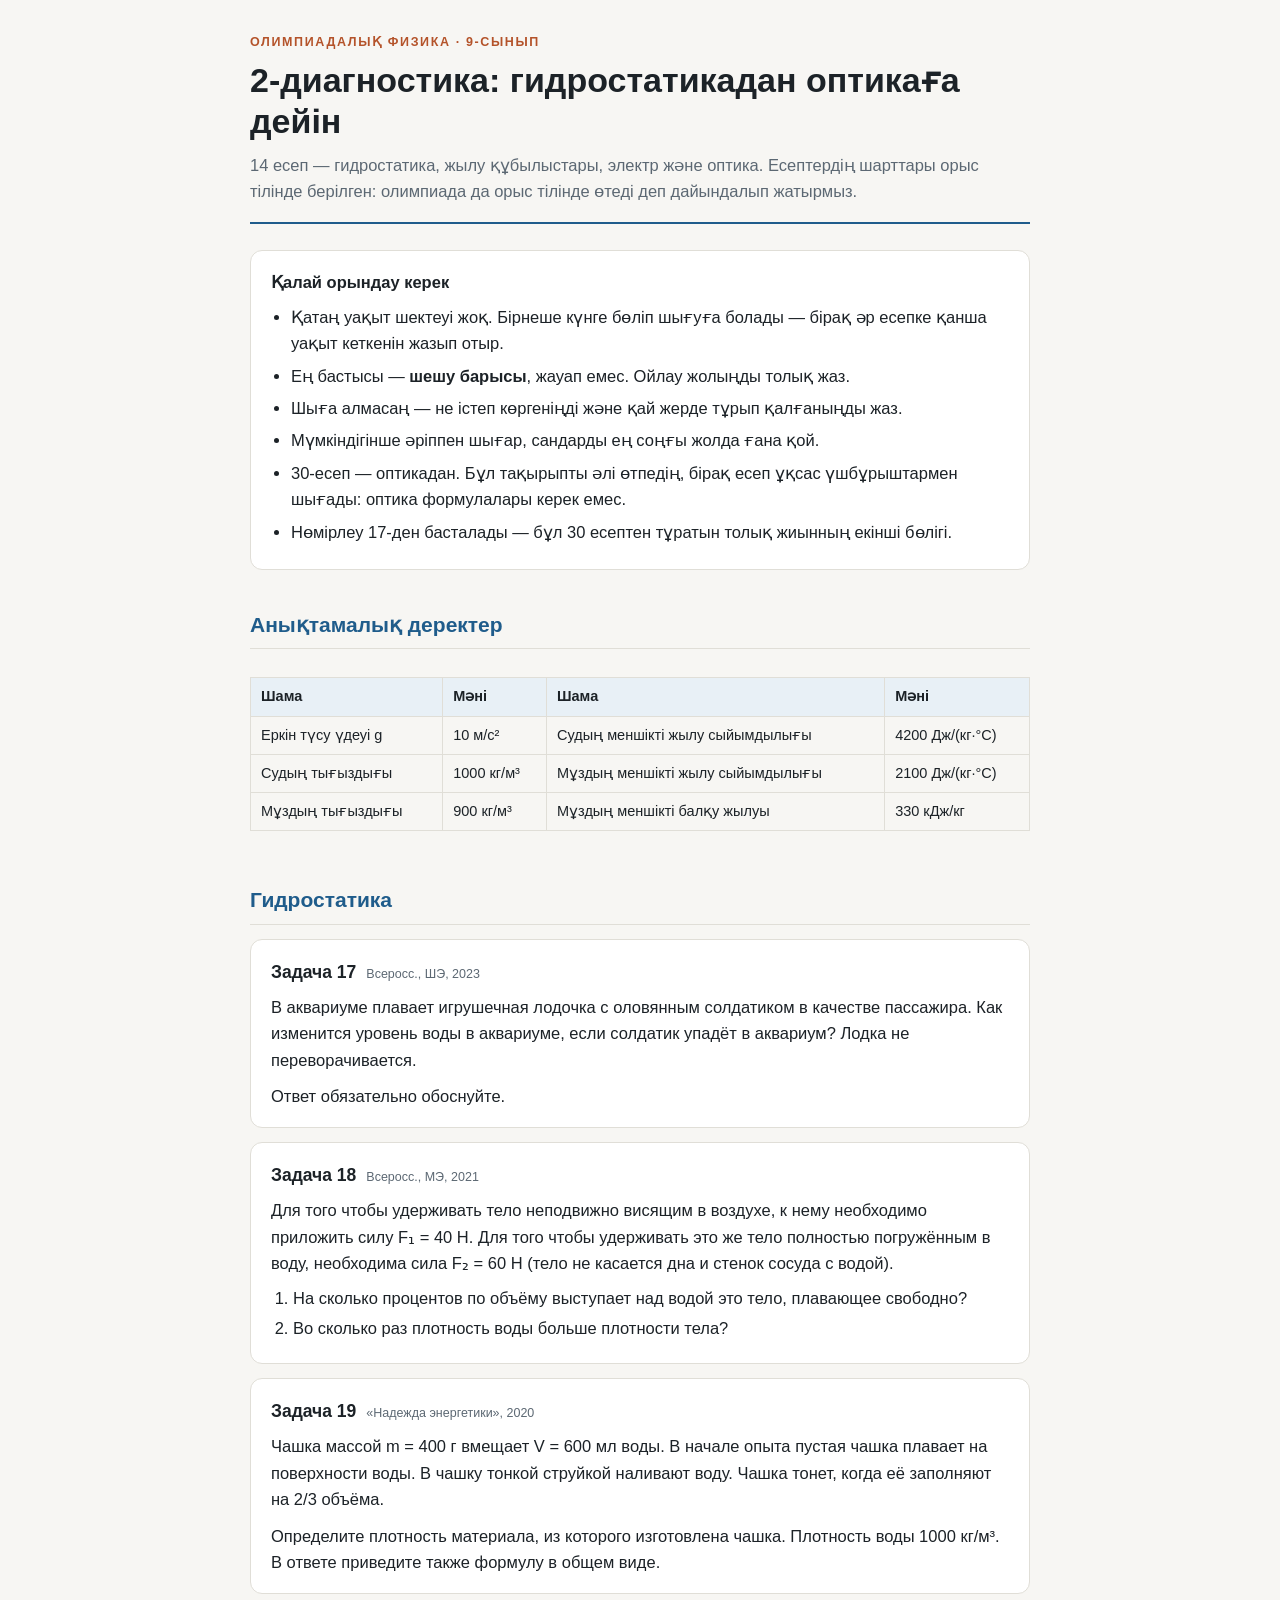
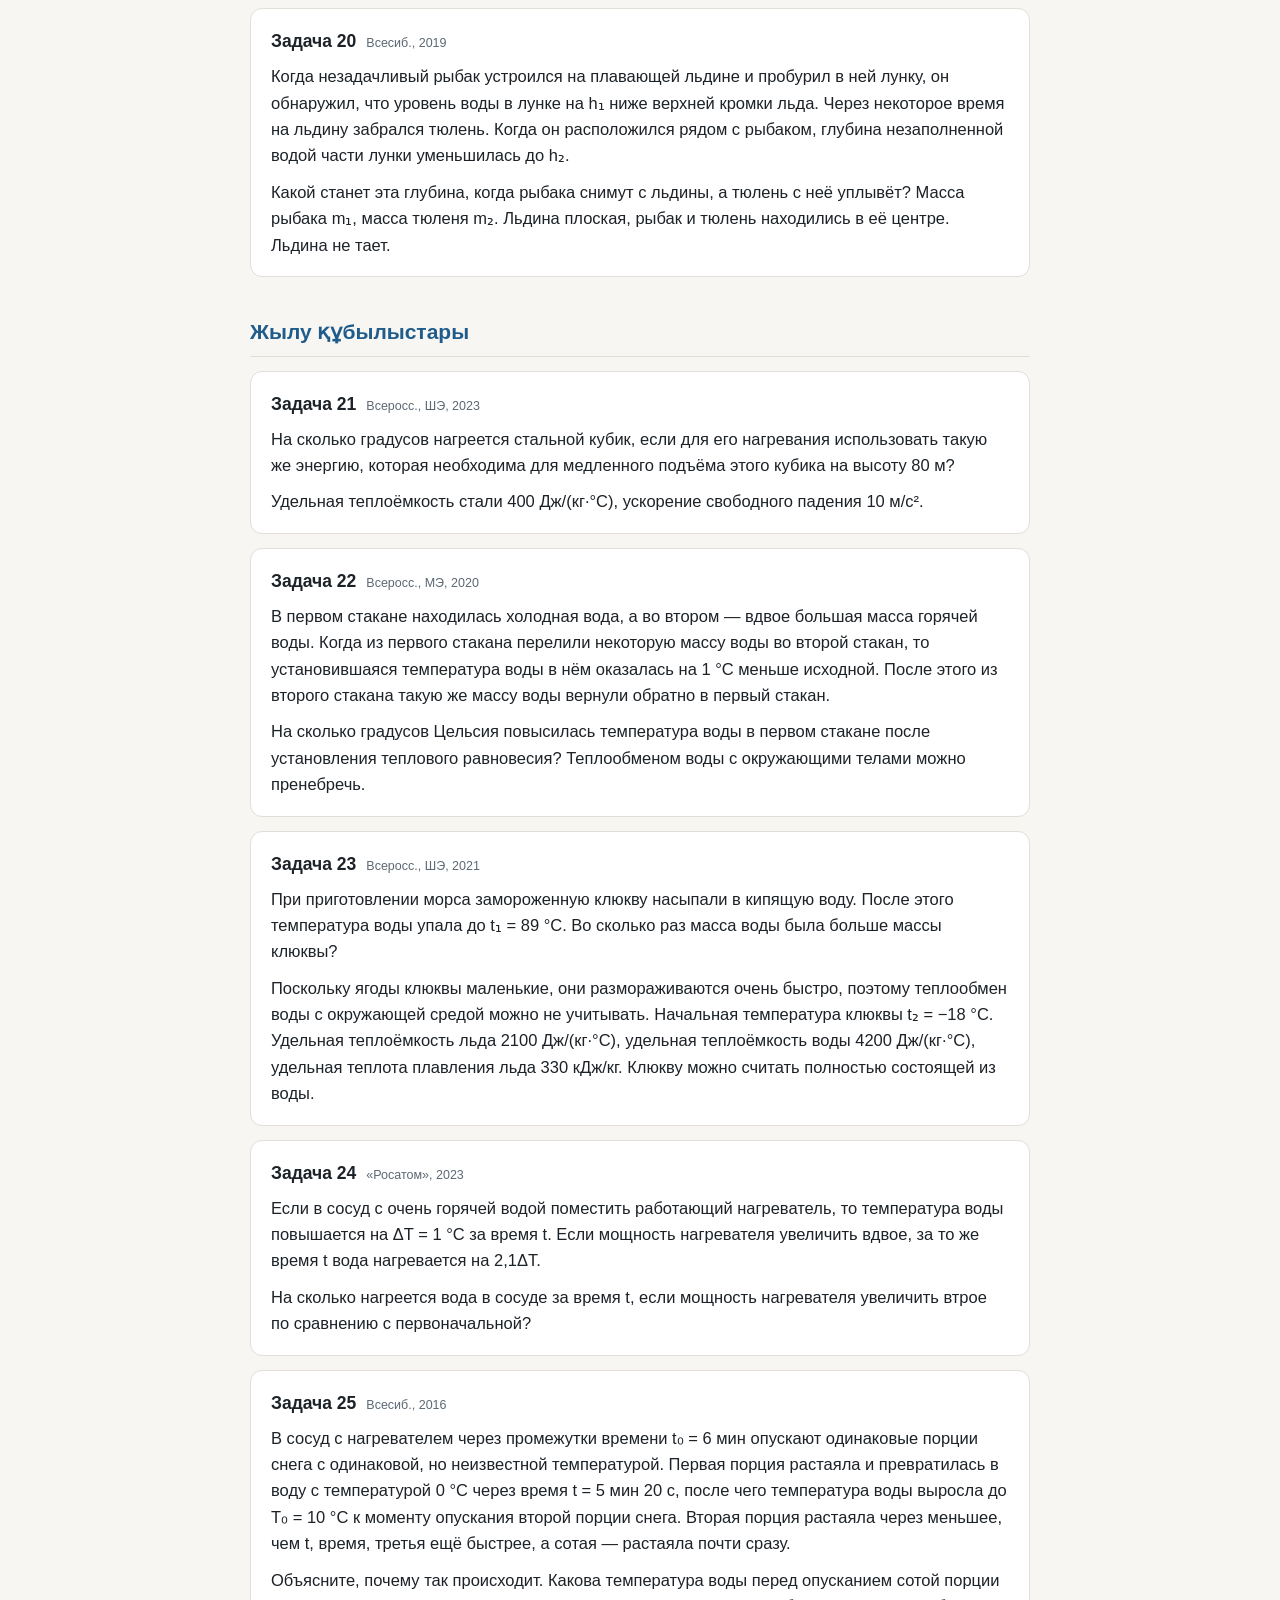
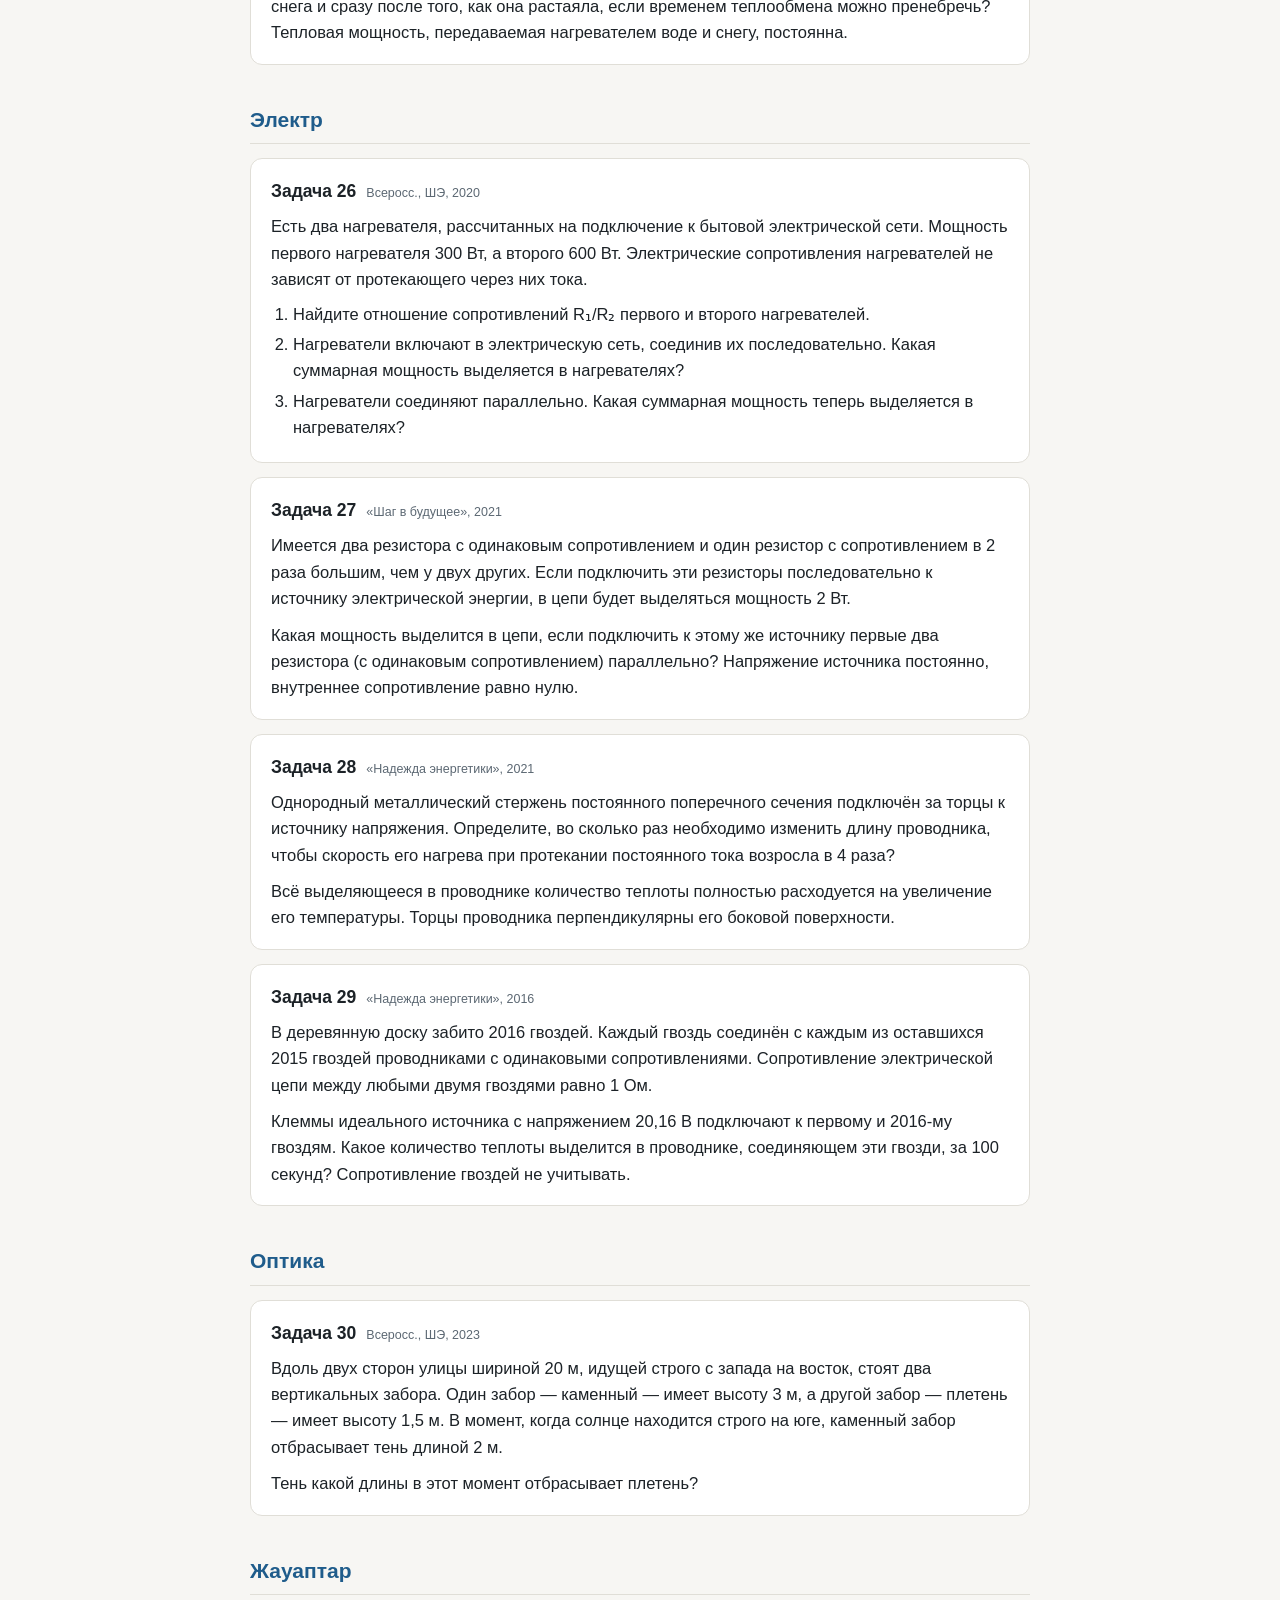
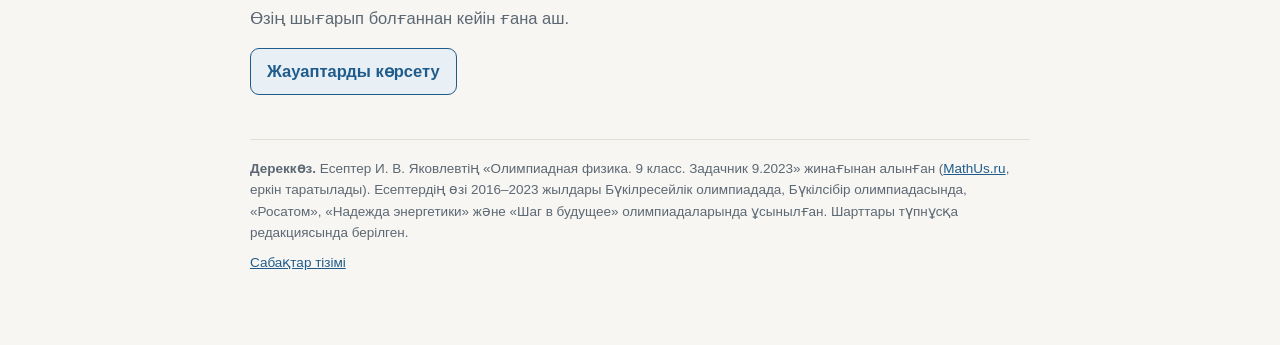
<file: physo/lessons/10-diagnostika-2.html>
<!doctype html>
<html lang="kk">
<head>
<meta name="robots" content="noindex, nofollow, noarchive">
<meta charset="utf-8">
<meta name="viewport" content="width=device-width, initial-scale=1">
<title>2-диагностика: гидростатикадан оптикаға дейін</title>
<meta name="description" content="14 есеп: гидростатика, жылу, электр, оптика. Ресей олимпиадаларының 2016–2023 жылдардағы есептері.">

<!--
  ЗАМЕТКА ДЛЯ СЕССИИ, КОТОРАЯ ПУБЛИКУЕТ САЙТ
  ==========================================
  Что это: вторая часть диагностического набора (задачи 17–30 из 30).
  Первая часть (1–16, механика) пока существует только как DOCX в 1_Нурали/
  и на сайт не выкладывалась.

  Язык страницы смешанный и так задумано:
    - обвязка (заголовки, инструкция, подписи) — казахская, преподавание идёт на казахском;
    - условия задач — русские и приведены дословно, потому что олимпиада,
      скорее всего, будет на русском и готовимся мы по русским формулировкам.
    Поэтому «html lang=kk», а каждый блок с условием помечен lang="ru".
    Не «чинить» это автозаменой и не переводить условия.

  Нумерация 17–30 намеренная: совпадает с ключом преподавателя
  (1_Нурали/Диагностика_30_ключ_для_Бека.docx). Не перенумеровывать.

  Префикс 10- выбран, чтобы оставить 01–09 под последовательность уроков
  (00_Oqu_josparyi, 01_Sabaq_Temperatura… которые ещё не переведены в HTML).

  АТРИБУЦИЯ — обязательна, не удалять футер. Задачи взяты из свободно
  распространяемого задачника И. В. Яковлева (MathUs.ru) и сами по себе
  являются задачами публичных олимпиад. Ссылка на источник стоит в конце
  страницы; при любой переработке страницы она должна остаться.

  Ответы спрятаны за кнопкой (инлайновый JS, без зависимостей). Если решите,
  что на публичной странице ответов быть не должно, — удалите секцию
  «section id=answers» и кнопку #toggle, остальное не сломается.

  Проверено: все 14 ответов пересчитаны независимо и сошлись с ключом книги.
-->

<style>
:root{
  --bg:#F7F6F3; --card:#FFFFFF; --ink:#1C2227; --soft:#5C6873; --line:#E0DED7;
  --accent:#1F5C8B; --accent-soft:#E8F0F6; --mark:#B4532A;
}
@media (prefers-color-scheme:dark){:root{
  --bg:#12161A; --card:#1A1F25; --ink:#E6EAEE; --soft:#9AA6B1; --line:#2A3138;
  --accent:#78B4E0; --accent-soft:#1B2A36; --mark:#E0895F;
}}
*{box-sizing:border-box}
body{
  margin:0; background:var(--bg); color:var(--ink);
  font:16.5px/1.6 -apple-system,'Segoe UI',Roboto,'Noto Sans',sans-serif;
  padding:32px 16px 64px;
}
.wrap{max-width:780px; margin:0 auto}
a{color:var(--accent)}
header{border-bottom:2px solid var(--accent); padding-bottom:18px; margin-bottom:26px}
.eyebrow{font-size:12.5px; font-weight:700; letter-spacing:.13em; text-transform:uppercase; color:var(--mark); margin:0 0 8px}
h1{margin:0 0 10px; font-size:clamp(25px,5vw,34px); line-height:1.2; font-weight:700}
.lede{margin:0; color:var(--soft)}
h2{margin:38px 0 14px; font-size:21px; font-weight:700; color:var(--accent);
   border-bottom:1px solid var(--line); padding-bottom:7px}
.howto{background:var(--card); border:1px solid var(--line); border-radius:12px; padding:18px 20px; margin-bottom:8px}
.howto ul{margin:8px 0 0; padding-left:20px}
.howto li{margin-bottom:6px}
table{border-collapse:collapse; width:100%; font-size:14.5px; margin:14px 0}
th,td{border:1px solid var(--line); padding:7px 10px; text-align:left}
th{background:var(--accent-soft); font-weight:600}
.tw{overflow-x:auto}

.task{background:var(--card); border:1px solid var(--line); border-radius:12px;
      padding:18px 20px; margin-bottom:14px}
.task h3{margin:0 0 4px; font-size:17.5px; font-weight:700; display:flex; flex-wrap:wrap;
         align-items:baseline; gap:10px}
.task .src{font-size:12.5px; font-weight:400; color:var(--soft)}
.task p{margin:10px 0 0}
.task p:first-of-type{margin-top:8px}
.task ol{margin:8px 0 0; padding-left:22px}
.task li{margin-bottom:4px}

#toggle{font:inherit; font-weight:600; cursor:pointer; border:1px solid var(--accent);
  background:var(--accent-soft); color:var(--accent); border-radius:9px; padding:9px 16px}
#toggle:hover{background:var(--accent); color:var(--card)}
#toggle:focus-visible{outline:2px solid var(--mark); outline-offset:2px}
#answers[hidden]{display:none}

footer{margin-top:44px; padding-top:18px; border-top:1px solid var(--line);
       font-size:13.5px; color:var(--soft)}
footer p{margin:0 0 8px}
@media print{
  body{background:#fff; color:#000; padding:0}
  .task{break-inside:avoid; border-color:#bbb}
  #toggle,#answers,.backlink{display:none}
}
</style>
</head>
<body>
<div class="wrap">

<header>
  <p class="eyebrow">Олимпиадалық физика · 9-сынып</p>
  <h1>2-диагностика: гидростатикадан оптикаға дейін</h1>
  <p class="lede">14 есеп — гидростатика, жылу құбылыстары, электр және оптика. Есептердің шарттары орыс тілінде берілген: олимпиада да орыс тілінде өтеді деп дайындалып жатырмыз.</p>
</header>

<div class="howto">
  <strong>Қалай орындау керек</strong>
  <ul>
    <li>Қатаң уақыт шектеуі жоқ. Бірнеше күнге бөліп шығуға болады — бірақ әр есепке қанша уақыт кеткенін жазып отыр.</li>
    <li>Ең бастысы — <strong>шешу барысы</strong>, жауап емес. Ойлау жолыңды толық жаз.</li>
    <li>Шыға алмасаң — не істеп көргеніңді және қай жерде тұрып қалғаныңды жаз.</li>
    <li>Мүмкіндігінше әріппен шығар, сандарды ең соңғы жолда ғана қой.</li>
    <li>30-есеп — оптикадан. Бұл тақырыпты әлі өтпедің, бірақ есеп ұқсас үшбұрыштармен шығады: оптика формулалары керек емес.</li>
    <li>Нөмірлеу 17-ден басталады — бұл 30 есептен тұратын толық жиынның екінші бөлігі.</li>
  </ul>
</div>

<h2>Анықтамалық деректер</h2>
<div class="tw">
<table>
<tr><th>Шама</th><th>Мәні</th><th>Шама</th><th>Мәні</th></tr>
<tr><td>Еркін түсу үдеуі g</td><td>10 м/с²</td><td>Судың меншікті жылу сыйымдылығы</td><td>4200 Дж/(кг·°C)</td></tr>
<tr><td>Судың тығыздығы</td><td>1000 кг/м³</td><td>Мұздың меншікті жылу сыйымдылығы</td><td>2100 Дж/(кг·°C)</td></tr>
<tr><td>Мұздың тығыздығы</td><td>900 кг/м³</td><td>Мұздың меншікті балқу жылуы</td><td>330 кДж/кг</td></tr>
</table>
</div>

<h2>Гидростатика</h2>

<article class="task" lang="ru">
  <h3>Задача 17 <span class="src">Всеросс., ШЭ, 2023</span></h3>
  <p>В аквариуме плавает игрушечная лодочка с оловянным солдатиком в качестве пассажира. Как изменится уровень воды в аквариуме, если солдатик упадёт в аквариум? Лодка не переворачивается.</p>
  <p>Ответ обязательно обоснуйте.</p>
</article>

<article class="task" lang="ru">
  <h3>Задача 18 <span class="src">Всеросс., МЭ, 2021</span></h3>
  <p>Для того чтобы удерживать тело неподвижно висящим в воздухе, к нему необходимо приложить силу F₁ = 40 Н. Для того чтобы удерживать это же тело полностью погружённым в воду, необходима сила F₂ = 60 Н (тело не касается дна и стенок сосуда с водой).</p>
  <ol>
    <li>На сколько процентов по объёму выступает над водой это тело, плавающее свободно?</li>
    <li>Во сколько раз плотность воды больше плотности тела?</li>
  </ol>
</article>

<article class="task" lang="ru">
  <h3>Задача 19 <span class="src">«Надежда энергетики», 2020</span></h3>
  <p>Чашка массой m = 400 г вмещает V = 600 мл воды. В начале опыта пустая чашка плавает на поверхности воды. В чашку тонкой струйкой наливают воду. Чашка тонет, когда её заполняют на 2/3 объёма.</p>
  <p>Определите плотность материала, из которого изготовлена чашка. Плотность воды 1000 кг/м³. В ответе приведите также формулу в общем виде.</p>
</article>

<article class="task" lang="ru">
  <h3>Задача 20 <span class="src">Всесиб., 2019</span></h3>
  <p>Когда незадачливый рыбак устроился на плавающей льдине и пробурил в ней лунку, он обнаружил, что уровень воды в лунке на h₁ ниже верхней кромки льда. Через некоторое время на льдину забрался тюлень. Когда он расположился рядом с рыбаком, глубина незаполненной водой части лунки уменьшилась до h₂.</p>
  <p>Какой станет эта глубина, когда рыбака снимут с льдины, а тюлень с неё уплывёт? Масса рыбака m₁, масса тюленя m₂. Льдина плоская, рыбак и тюлень находились в её центре. Льдина не тает.</p>
</article>

<h2>Жылу құбылыстары</h2>

<article class="task" lang="ru">
  <h3>Задача 21 <span class="src">Всеросс., ШЭ, 2023</span></h3>
  <p>На сколько градусов нагреется стальной кубик, если для его нагревания использовать такую же энергию, которая необходима для медленного подъёма этого кубика на высоту 80 м?</p>
  <p>Удельная теплоёмкость стали 400 Дж/(кг·°C), ускорение свободного падения 10 м/с².</p>
</article>

<article class="task" lang="ru">
  <h3>Задача 22 <span class="src">Всеросс., МЭ, 2020</span></h3>
  <p>В первом стакане находилась холодная вода, а во втором — вдвое большая масса горячей воды. Когда из первого стакана перелили некоторую массу воды во второй стакан, то установившаяся температура воды в нём оказалась на 1 °C меньше исходной. После этого из второго стакана такую же массу воды вернули обратно в первый стакан.</p>
  <p>На сколько градусов Цельсия повысилась температура воды в первом стакане после установления теплового равновесия? Теплообменом воды с окружающими телами можно пренебречь.</p>
</article>

<article class="task" lang="ru">
  <h3>Задача 23 <span class="src">Всеросс., ШЭ, 2021</span></h3>
  <p>При приготовлении морса замороженную клюкву насыпали в кипящую воду. После этого температура воды упала до t₁ = 89 °C. Во сколько раз масса воды была больше массы клюквы?</p>
  <p>Поскольку ягоды клюквы маленькие, они размораживаются очень быстро, поэтому теплообмен воды с окружающей средой можно не учитывать. Начальная температура клюквы t₂ = −18 °C. Удельная теплоёмкость льда 2100 Дж/(кг·°C), удельная теплоёмкость воды 4200 Дж/(кг·°C), удельная теплота плавления льда 330 кДж/кг. Клюкву можно считать полностью состоящей из воды.</p>
</article>

<article class="task" lang="ru">
  <h3>Задача 24 <span class="src">«Росатом», 2023</span></h3>
  <p>Если в сосуд с очень горячей водой поместить работающий нагреватель, то температура воды повышается на ΔT = 1 °C за время t. Если мощность нагревателя увеличить вдвое, за то же время t вода нагревается на 2,1ΔT.</p>
  <p>На сколько нагреется вода в сосуде за время t, если мощность нагревателя увеличить втрое по сравнению с первоначальной?</p>
</article>

<article class="task" lang="ru">
  <h3>Задача 25 <span class="src">Всесиб., 2016</span></h3>
  <p>В сосуд с нагревателем через промежутки времени t₀ = 6 мин опускают одинаковые порции снега с одинаковой, но неизвестной температурой. Первая порция растаяла и превратилась в воду с температурой 0 °C через время t = 5 мин 20 с, после чего температура воды выросла до T₀ = 10 °C к моменту опускания второй порции снега. Вторая порция растаяла через меньшее, чем t, время, третья ещё быстрее, а сотая — растаяла почти сразу.</p>
  <p>Объясните, почему так происходит. Какова температура воды перед опусканием сотой порции снега и сразу после того, как она растаяла, если временем теплообмена можно пренебречь? Тепловая мощность, передаваемая нагревателем воде и снегу, постоянна.</p>
</article>

<h2>Электр</h2>

<article class="task" lang="ru">
  <h3>Задача 26 <span class="src">Всеросс., ШЭ, 2020</span></h3>
  <p>Есть два нагревателя, рассчитанных на подключение к бытовой электрической сети. Мощность первого нагревателя 300 Вт, а второго 600 Вт. Электрические сопротивления нагревателей не зависят от протекающего через них тока.</p>
  <ol>
    <li>Найдите отношение сопротивлений R₁/R₂ первого и второго нагревателей.</li>
    <li>Нагреватели включают в электрическую сеть, соединив их последовательно. Какая суммарная мощность выделяется в нагревателях?</li>
    <li>Нагреватели соединяют параллельно. Какая суммарная мощность теперь выделяется в нагревателях?</li>
  </ol>
</article>

<article class="task" lang="ru">
  <h3>Задача 27 <span class="src">«Шаг в будущее», 2021</span></h3>
  <p>Имеется два резистора с одинаковым сопротивлением и один резистор с сопротивлением в 2 раза большим, чем у двух других. Если подключить эти резисторы последовательно к источнику электрической энергии, в цепи будет выделяться мощность 2 Вт.</p>
  <p>Какая мощность выделится в цепи, если подключить к этому же источнику первые два резистора (с одинаковым сопротивлением) параллельно? Напряжение источника постоянно, внутреннее сопротивление равно нулю.</p>
</article>

<article class="task" lang="ru">
  <h3>Задача 28 <span class="src">«Надежда энергетики», 2021</span></h3>
  <p>Однородный металлический стержень постоянного поперечного сечения подключён за торцы к источнику напряжения. Определите, во сколько раз необходимо изменить длину проводника, чтобы скорость его нагрева при протекании постоянного тока возросла в 4 раза?</p>
  <p>Всё выделяющееся в проводнике количество теплоты полностью расходуется на увеличение его температуры. Торцы проводника перпендикулярны его боковой поверхности.</p>
</article>

<article class="task" lang="ru">
  <h3>Задача 29 <span class="src">«Надежда энергетики», 2016</span></h3>
  <p>В деревянную доску забито 2016 гвоздей. Каждый гвоздь соединён с каждым из оставшихся 2015 гвоздей проводниками с одинаковыми сопротивлениями. Сопротивление электрической цепи между любыми двумя гвоздями равно 1 Ом.</p>
  <p>Клеммы идеального источника с напряжением 20,16 В подключают к первому и 2016-му гвоздям. Какое количество теплоты выделится в проводнике, соединяющем эти гвозди, за 100 секунд? Сопротивление гвоздей не учитывать.</p>
</article>

<h2>Оптика</h2>

<article class="task" lang="ru">
  <h3>Задача 30 <span class="src">Всеросс., ШЭ, 2023</span></h3>
  <p>Вдоль двух сторон улицы шириной 20 м, идущей строго с запада на восток, стоят два вертикальных забора. Один забор — каменный — имеет высоту 3 м, а другой забор — плетень — имеет высоту 1,5 м. В момент, когда солнце находится строго на юге, каменный забор отбрасывает тень длиной 2 м.</p>
  <p>Тень какой длины в этот момент отбрасывает плетень?</p>
</article>

<h2>Жауаптар</h2>
<p style="color:var(--soft); margin-top:-4px">Өзің шығарып болғаннан кейін ғана аш.</p>
<p><button id="toggle" type="button" aria-expanded="false" aria-controls="answers">Жауаптарды көрсету</button></p>

<section id="answers" hidden>
<div class="tw">
<table>
<tr><th>№</th><th>Тақырып</th><th>Жауабы</th></tr>
<tr><td>17</td><td>Гидростатика</td><td>Уровень понизится</td></tr>
<tr><td>18</td><td>Гидростатика</td><td>1) 60 %; 2) в 2,5 раза</td></tr>
<tr><td>19</td><td>Гидростатика</td><td>ρ = 2000 кг/м³</td></tr>
<tr><td>20</td><td>Гидростатика</td><td>h₀ = h₁(1 + m₁/m₂) − h₂·m₁/m₂</td></tr>
<tr><td>21</td><td>Жылу</td><td>ΔT = 2 °C</td></tr>
<tr><td>22</td><td>Жылу</td><td>на 2 °C</td></tr>
<tr><td>23</td><td>Жылу</td><td>≈ в 16 раз</td></tr>
<tr><td>24</td><td>Жылу</td><td>3,2·ΔT = 3,2 °C</td></tr>
<tr><td>25</td><td>Жылу</td><td>перед сотой порцией 10 °C, сразу после — 9,1 °C</td></tr>
<tr><td>26</td><td>Электр</td><td>1) 2; 2) 200 Вт; 3) 900 Вт</td></tr>
<tr><td>27</td><td>Электр</td><td>16 Вт</td></tr>
<tr><td>28</td><td>Электр</td><td>уменьшить длину в 2 раза</td></tr>
<tr><td>29</td><td>Электр</td><td>Q = 40,32 Дж</td></tr>
<tr><td>30</td><td>Оптика</td><td>1 м</td></tr>
</table>
</div>
</section>

<footer>
  <p><strong>Дереккөз.</strong> Есептер И. В. Яковлевтің «Олимпиадная физика. 9 класс. Задачник 9.2023» жинағынан алынған (<a href="http://mathus.ru/phys/9phys2023.pdf">MathUs.ru</a>, еркін таратылады). Есептердің өзі 2016–2023 жылдары Бүкілресейлік олимпиадада, Бүкілсібір олимпиадасында, «Росатом», «Надежда энергетики» және «Шаг в будущее» олимпиадаларында ұсынылған. Шарттары түпнұсқа редакциясында берілген.</p>
  <p class="backlink"><a href="../">Сабақтар тізімі</a></p>
</footer>

</div>

<script>
(function(){
  var b=document.getElementById('toggle'), a=document.getElementById('answers');
  if(!b||!a) return;
  b.addEventListener('click', function(){
    var open = a.hidden;
    a.hidden = !open;
    b.setAttribute('aria-expanded', String(open));
    b.textContent = open ? 'Жауаптарды жасыру' : 'Жауаптарды көрсету';
  });
})();
</script>
</body>
</html>
</file>
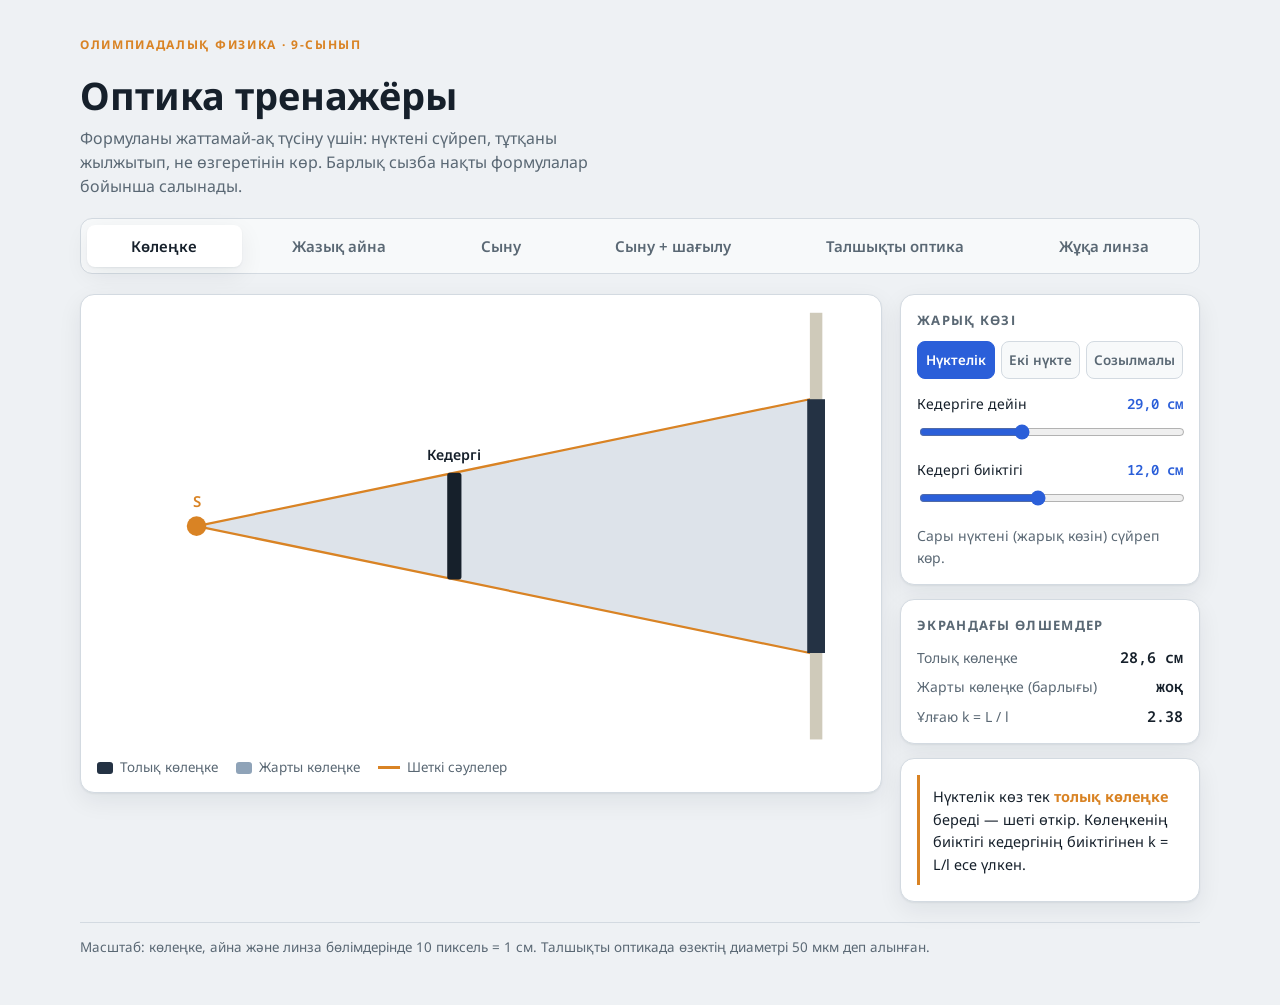
<file: physo/lessons/11-optika-trenajor.html>
<!doctype html>
<html lang="kk">
<head>
<meta name="robots" content="noindex, nofollow, noarchive">
<meta charset="utf-8">
<meta name="viewport" content="width=device-width, initial-scale=1, viewport-fit=cover">
<title>Оптика тренажёры</title>
<meta name="description" content="Көлеңке, жазық айна, сыну, толық ішкі шағылу, талшықты оптика және жұқа линза — алты интерактивті бөлім.">
<!--
  ЗАМЕТКА ДЛЯ СЕССИИ, КОТОРАЯ ПУБЛИКУЕТ САЙТ
  ==========================================
  Что это: интерактивный тренажёр по геометрической оптике, шесть вкладок:
    1. Көлеңке        — тень: точечный источник / два точечных / протяжённый
    2. Жазық айна     — плоское зеркало, поле зрения, мнимое изображение
    3. Сыну           — закон Снеллиуса без отражённого луча (чистая картинка)
    4. Сыну + шағылу  — то же плюс частично отражённый луч, его толщина растёт с углом
    5. Талшықты оптика — полное внутреннее отражение в волокне, апертура, число отражений
    6. Жұқа линза     — построение изображения, все случаи
  Кнопка «Шектік бұрышқа қою» во вкладках 3 и 4 ставит ровно критический угол,
  и видно, как преломлённый луч скользит вдоль границы (β = 90°).
  Всё рисуется по реальным формулам, чисел «на глаз» нет.

  Язык интерфейса — казахский, страница полностью самодостаточна:
  ни одной внешней зависимости, кроме шрифта Noto Sans с Google Fonts.
  Если сайт должен работать офлайн — уберите «link» на шрифты,
  fallback-стек ('Segoe UI', system-ui) подхватит и казахские буквы.

  Ничего не минифицировать и не прогонять через сборщик: SVG строится
  скриптом во время работы страницы, статический анализ его не увидит.

  Вкладки переключаются атрибутом hidden. Правило .stage[hidden]{display:none}
  в начале стилей обязательно: без него display:grid перебивает hidden
  и все шесть разделов показываются друг под другом.

  Сопровождающие материалы (не на сайте): колода слайдов по оптике и
  сценарий видеолекции — 2_Оптика/Оптика_сценарий_видеолекции.docx.
-->

<style>
html,body{margin:0}
img{max-width:100%}
[hidden]{display:none!important}
</style>
<link rel="stylesheet" href="https://fonts.googleapis.com/css2?family=Noto+Sans:wght@400;500;600;700&family=Noto+Sans+Mono:wght@400;600&display=swap">
<style>
:root{
  --bg:#EEF1F4; --surface:#FFFFFF; --panel:#F7F9FA;
  --ink:#16202B; --muted:#5A6874; --line:#D3DAE1;
  --ray:#D98324; --ray2:#1D7F86; --virt:#98A4B0;
  --accent:#2B5FD9; --glass:#DCEAEE; --glass2:#BFDCE3;
  --ok:#2E7D4F; --warn:#B0451C; --dark:#243244;
  --shadow:0 1px 2px rgba(20,32,45,.06),0 8px 24px rgba(20,32,45,.07);
}
@media (prefers-color-scheme:dark){ :root:not([data-theme="light"]){
  --bg:#0E141B; --surface:#161E27; --panel:#1B252F;
  --ink:#E6EDF3; --muted:#93A2B1; --line:#2A3642;
  --ray:#F0AC4E; --ray2:#3FB7BF; --virt:#6E7D8C;
  --accent:#6B9BFF; --glass:#17323A; --glass2:#1E4550;
  --ok:#5FBE86; --warn:#E8834F; --dark:#0A0F15;
  --shadow:0 1px 2px rgba(0,0,0,.4),0 8px 24px rgba(0,0,0,.35);
}}
:root[data-theme="dark"]{
  --bg:#0E141B; --surface:#161E27; --panel:#1B252F;
  --ink:#E6EDF3; --muted:#93A2B1; --line:#2A3642;
  --ray:#F0AC4E; --ray2:#3FB7BF; --virt:#6E7D8C;
  --accent:#6B9BFF; --glass:#17323A; --glass2:#1E4550;
  --ok:#5FBE86; --warn:#E8834F; --dark:#0A0F15;
  --shadow:0 1px 2px rgba(0,0,0,.4),0 8px 24px rgba(0,0,0,.35);
}
*{box-sizing:border-box}
body{
  margin:0; background:var(--bg); color:var(--ink);
  font-family:'Noto Sans','Segoe UI',system-ui,sans-serif;
  font-size:16px; line-height:1.5;
  padding-inline:16px; padding-block:24px 48px;
}
.wrap{max-width:1120px; margin:0 auto; display:flex; flex-direction:column; gap:20px}

header{display:flex; flex-direction:column; gap:8px}
.kicker{font-size:12px; font-weight:700; letter-spacing:.14em; text-transform:uppercase; color:var(--ray)}
h1{margin:0; font-size:clamp(26px,4.2vw,38px); font-weight:700; line-height:1.15; text-wrap:balance}
.sub{margin:0; color:var(--muted); max-width:62ch}

nav{display:flex; gap:6px; flex-wrap:wrap; background:var(--panel); padding:6px; border-radius:12px; border:1px solid var(--line)}
nav button{
  flex:1 1 auto; min-width:118px; border:0; border-radius:8px; padding:10px 12px;
  background:transparent; color:var(--muted); font:inherit; font-size:15px; font-weight:600; cursor:pointer;
}
nav button[aria-selected="true"]{background:var(--surface); color:var(--ink); box-shadow:var(--shadow)}
nav button:focus-visible{outline:2px solid var(--accent); outline-offset:2px}

.stage{display:grid; grid-template-columns:minmax(0,1fr) 300px; gap:18px; align-items:start}
.stage[hidden]{display:none}
@media (max-width:860px){ .stage{grid-template-columns:1fr} }

.board{background:var(--surface); border:1px solid var(--line); border-radius:14px; box-shadow:var(--shadow); overflow:hidden}
.board svg{display:block; width:100%; height:auto; max-width:100%; touch-action:none}

.panel{display:flex; flex-direction:column; gap:14px}
.card{background:var(--surface); border:1px solid var(--line); border-radius:14px; padding:16px; box-shadow:var(--shadow)}
.card h2{margin:0 0 10px; font-size:13px; font-weight:700; letter-spacing:.1em; text-transform:uppercase; color:var(--muted)}

.ctl{display:flex; flex-direction:column; gap:5px; margin-bottom:14px}
.ctl:last-child{margin-bottom:0}
.ctl .lab{display:flex; justify-content:space-between; align-items:baseline; gap:10px; font-size:14px}
.ctl .val{font-family:'Noto Sans Mono',ui-monospace,monospace; font-weight:600; font-variant-numeric:tabular-nums; color:var(--accent)}
input[type=range]{width:100%; accent-color:var(--accent); height:22px}
input[type=range]:focus-visible{outline:2px solid var(--accent); outline-offset:3px}

.seg{display:flex; gap:6px; flex-wrap:wrap}
.seg button{flex:1 1 auto; min-width:78px; border:1px solid var(--line); background:var(--panel); color:var(--muted);
  border-radius:8px; padding:8px 6px; font:inherit; font-size:13.5px; font-weight:600; cursor:pointer}
.seg button[aria-pressed="true"]{background:var(--accent); border-color:var(--accent); color:#fff}
.seg button:focus-visible{outline:2px solid var(--accent); outline-offset:2px}
.wide{width:100%; border:1px solid var(--accent); background:transparent; color:var(--accent);
  border-radius:8px; padding:9px 10px; font:inherit; font-size:14px; font-weight:600; cursor:pointer}
.wide:hover:not(:disabled){background:var(--accent); color:#fff}
.wide:disabled{opacity:.4; cursor:not-allowed}
.wide:focus-visible{outline:2px solid var(--ray); outline-offset:2px}

dl.read{margin:0; display:grid; grid-template-columns:1fr auto; gap:7px 12px; align-items:baseline}
dl.read dt{font-size:14px; color:var(--muted)}
dl.read dd{margin:0; font-family:'Noto Sans Mono',ui-monospace,monospace; font-weight:600;
  font-variant-numeric:tabular-nums; text-align:right; font-size:15px}

.pill{display:inline-flex; align-items:center; gap:6px; padding:3px 9px; border-radius:999px;
  font-size:13px; font-weight:600; line-height:1.45}
.pill.real{background:rgba(46,125,79,.16); color:var(--ok)}
.pill.virt{background:rgba(152,164,176,.26); color:var(--muted)}
.pill.tir{background:rgba(176,69,28,.18); color:var(--warn)}

.note{border-left:3px solid var(--ray); padding:10px 0 10px 13px; font-size:14.5px; color:var(--ink); line-height:1.55}
.note b{color:var(--ray)}

.legend{display:flex; flex-wrap:wrap; gap:8px 18px; font-size:13.5px; color:var(--muted); padding:0 16px 14px}
.legend span{display:inline-flex; align-items:center; gap:7px}
.legend i{width:22px; height:0; border-top-width:3px; border-top-style:solid; display:inline-block}
.legend i.box{height:12px; width:16px; border:0; border-radius:3px}

.tips{font-size:14px; color:var(--muted); line-height:1.55}
footer{color:var(--muted); font-size:13.5px; border-top:1px solid var(--line); padding-top:14px}
@media (prefers-reduced-motion:reduce){*{transition:none!important}}
</style>

</head>
<body>
<div class="wrap">
<header>
  <p class="kicker">Олимпиадалық физика · 9-сынып</p>
  <h1>Оптика тренажёры</h1>
  <p class="sub">Формуланы жаттамай-ақ түсіну үшін: нүктені сүйреп, тұтқаны жылжытып, не өзгеретінін көр. Барлық сызба нақты формулалар бойынша салынады.</p>
</header>

<nav role="tablist" aria-label="Тақырыптар">
  <button role="tab" id="tab-shadow" aria-controls="p-shadow" aria-selected="true">Көлеңке</button>
  <button role="tab" id="tab-mirror" aria-controls="p-mirror" aria-selected="false">Жазық айна</button>
  <button role="tab" id="tab-r1" aria-controls="p-r1" aria-selected="false">Сыну</button>
  <button role="tab" id="tab-r2" aria-controls="p-r2" aria-selected="false">Сыну + шағылу</button>
  <button role="tab" id="tab-fiber" aria-controls="p-fiber" aria-selected="false">Талшықты оптика</button>
  <button role="tab" id="tab-lens" aria-controls="p-lens" aria-selected="false">Жұқа линза</button>
</nav>

<!-- ============ КӨЛЕҢКЕ ============ -->
<section id="p-shadow" role="tabpanel" aria-labelledby="tab-shadow" class="stage">
  <div>
    <div class="board">
      <svg id="svgS" viewBox="0 0 900 520" aria-label="Нүктелік, қос және созылмалы жарық көзінен түсетін көлеңке">
        <rect x="0" y="0" width="900" height="520" fill="transparent"/>
        <g id="sCone"></g>
        <g id="sRays"></g>
        <g id="sScreen"></g>
        <g id="sBands"></g>
        <g id="sObj"></g>
        <g id="sSrc"></g>
      </svg>
      <div class="legend">
        <span><i class="box" style="background:var(--dark)"></i>Толық көлеңке</span>
        <span><i class="box" style="background:#8FA3B8"></i>Жарты көлеңке</span>
        <span><i style="border-top-color:var(--ray)"></i>Шеткі сәулелер</span>
      </div>
    </div>
  </div>
  <div class="panel">
    <div class="card">
      <h2>Жарық көзі</h2>
      <div class="seg" style="margin-bottom:14px">
        <button id="sm0" aria-pressed="true">Нүктелік</button>
        <button id="sm1" aria-pressed="false">Екі нүкте</button>
        <button id="sm2" aria-pressed="false">Созылмалы</button>
      </div>
      <div class="ctl" id="sSizeWrap" hidden>
        <div class="lab"><label for="sSize">Көз өлшемі</label><span class="val" id="sSizeV">—</span></div>
        <input type="range" id="sSize" min="20" max="220" step="5" value="90">
      </div>
      <div class="ctl">
        <div class="lab"><label for="sOx">Кедергіге дейін</label><span class="val" id="sOxV">—</span></div>
        <input type="range" id="sOx" min="260" max="680" step="10" value="420">
      </div>
      <div class="ctl">
        <div class="lab"><label for="sOh">Кедергі биіктігі</label><span class="val" id="sOhV">—</span></div>
        <input type="range" id="sOh" min="40" max="220" step="5" value="120">
      </div>
      <p class="tips" style="margin:0">Сары нүктені (жарық көзін) сүйреп көр.</p>
    </div>
    <div class="card">
      <h2>Экрандағы өлшемдер</h2>
      <dl class="read">
        <dt>Толық көлеңке</dt><dd id="sU">—</dd>
        <dt>Жарты көлеңке (барлығы)</dt><dd id="sP">—</dd>
        <dt>Ұлғаю k = L / l</dt><dd id="sK">—</dd>
      </dl>
    </div>
    <div class="card"><div class="note" id="sNote"></div></div>
  </div>
</section>

<!-- ============ ЖАЗЫҚ АЙНА ============ -->
<section id="p-mirror" role="tabpanel" aria-labelledby="tab-mirror" class="stage" hidden>
  <div>
    <div class="board">
      <svg id="svgM" viewBox="0 0 900 520" aria-label="Жазық айнадағы кескін: зат, көз және сәулелер жолы">
        <rect x="0" y="0" width="900" height="520" fill="transparent"/>
        <g id="mFov"></g>
        <line x1="60" y1="260" x2="840" y2="260" stroke="var(--line)" stroke-width="1.5" stroke-dasharray="4 6"/>
        <g id="mMirror"></g>
        <g id="mRays"></g>
        <g id="mPts"></g>
      </svg>
      <div class="legend">
        <span><i style="border-top-color:var(--ray)"></i>Түскен сәуле</span>
        <span><i style="border-top-color:var(--ray2)"></i>Шағылған сәуле</span>
        <span><i style="border-top-color:var(--virt); border-top-style:dashed"></i>Жалғасы (жалған)</span>
      </div>
    </div>
  </div>
  <div class="panel">
    <div class="card">
      <h2>Басқару</h2>
      <div class="ctl">
        <div class="lab"><label for="mLen">Айна ұзындығы</label><span class="val" id="mLenV">28 см</span></div>
        <input type="range" id="mLen" min="60" max="360" step="10" value="280">
      </div>
      <p class="tips" style="margin:0">Дөңгелек нүктелерді — <b>S</b> (зат) мен <b>Көз</b> — сүйреп көр.</p>
    </div>
    <div class="card">
      <h2>Өлшемдер</h2>
      <dl class="read">
        <dt>S — айнаға дейін</dt><dd id="mD">—</dd>
        <dt>S′ — айнаға дейін</dt><dd id="mD2">—</dd>
        <dt>S мен S′ арасы</dt><dd id="mSS">—</dd>
        <dt>Көз кескінді көре ме</dt><dd id="mSee">—</dd>
      </dl>
    </div>
    <div class="card"><div class="note" id="mNote"></div></div>
  </div>
</section>

<!-- ============ СЫНУ (таза) ============ -->
<section id="p-r1" role="tabpanel" aria-labelledby="tab-r1" class="stage" hidden>
  <div>
    <div class="board">
      <svg id="svgR1" viewBox="0 0 900 520" aria-label="Снеллиус заңы: түскен және сынған сәуле">
        <rect x="0" y="0" width="900" height="260" class="rTop" fill="var(--panel)"/>
        <rect x="0" y="260" width="900" height="260" class="rBot" fill="var(--glass)"/>
        <line x1="0" y1="260" x2="900" y2="260" stroke="var(--ink)" stroke-width="3"/>
        <line x1="450" y1="40" x2="450" y2="480" stroke="var(--muted)" stroke-width="1.5" stroke-dasharray="7 7"/>
        <g class="rArcs"></g><g class="rRays"></g><g class="rHandle"></g>
      </svg>
      <div class="legend">
        <span><i style="border-top-color:var(--ray)"></i>Түскен сәуле</span>
        <span><i style="border-top-color:var(--ray2)"></i>Сынған сәуле</span>
      </div>
    </div>
  </div>
  <div class="panel" id="pan-r1"></div>
</section>

<!-- ============ СЫНУ + ШАҒЫЛУ ============ -->
<section id="p-r2" role="tabpanel" aria-labelledby="tab-r2" class="stage" hidden>
  <div>
    <div class="board">
      <svg id="svgR2" viewBox="0 0 900 520" aria-label="Шекарада сәуленің бір бөлігі сынады, бір бөлігі шағылады">
        <rect x="0" y="0" width="900" height="260" class="rTop" fill="var(--panel)"/>
        <rect x="0" y="260" width="900" height="260" class="rBot" fill="var(--glass)"/>
        <line x1="0" y1="260" x2="900" y2="260" stroke="var(--ink)" stroke-width="3"/>
        <line x1="450" y1="40" x2="450" y2="480" stroke="var(--muted)" stroke-width="1.5" stroke-dasharray="7 7"/>
        <g class="rArcs"></g><g class="rRays"></g><g class="rHandle"></g>
      </svg>
      <div class="legend">
        <span><i style="border-top-color:var(--ray)"></i>Түскен сәуле</span>
        <span><i style="border-top-color:var(--ray2)"></i>Сынған сәуле</span>
        <span><i style="border-top-color:#B07A2A"></i>Шағылған бөлігі</span>
      </div>
    </div>
  </div>
  <div class="panel" id="pan-r2"></div>
</section>

<!-- ============ ТАЛШЫҚТЫ ОПТИКА ============ -->
<section id="p-fiber" role="tabpanel" aria-labelledby="tab-fiber" class="stage" hidden>
  <div>
    <div class="board">
      <svg id="svgF" viewBox="0 0 900 380" aria-label="Оптикалық талшықтағы толық ішкі шағылу">
        <rect x="0" y="0" width="900" height="380" fill="transparent"/>
        <rect x="120" y="60" width="760" height="60" fill="var(--glass2)"/>
        <rect x="120" y="260" width="760" height="60" fill="var(--glass2)"/>
        <rect x="120" y="120" width="760" height="140" fill="var(--glass)"/>
        <line x1="120" y1="120" x2="880" y2="120" stroke="var(--ink)" stroke-width="2.5"/>
        <line x1="120" y1="260" x2="880" y2="260" stroke="var(--ink)" stroke-width="2.5"/>
        <line x1="120" y1="60" x2="120" y2="320" stroke="var(--ink)" stroke-width="3"/>
        <line x1="120" y1="190" x2="880" y2="190" stroke="var(--muted)" stroke-width="1.2" stroke-dasharray="6 8"/>
        <g id="fRays"></g><g id="fLbl"></g>
      </svg>
      <div class="legend">
        <span><i style="border-top-color:var(--ray)"></i>Талшықтағы сәуле</span>
        <span><i style="border-top-color:var(--warn)"></i>Сыртқа шыққан сәуле</span>
        <span><i class="box" style="background:var(--glass)"></i>Өзек (n₁)</span>
        <span><i class="box" style="background:var(--glass2)"></i>Қабық (n₂)</span>
      </div>
    </div>
  </div>
  <div class="panel">
    <div class="card">
      <h2>Басқару</h2>
      <div class="ctl">
        <div class="lab"><label for="fTh">Кіру бұрышы θ</label><span class="val" id="fThV">10°</span></div>
        <input type="range" id="fTh" min="0" max="60" step="0.5" value="10">
      </div>
      <div class="ctl">
        <div class="lab"><label for="fN1">n₁ — өзек</label><span class="val" id="fN1V">1.50</span></div>
        <input type="range" id="fN1" min="120" max="190" step="1" value="150">
      </div>
      <div class="ctl">
        <div class="lab"><label for="fN2">n₂ — қабық</label><span class="val" id="fN2V">1.46</span></div>
        <input type="range" id="fN2" min="100" max="185" step="1" value="146">
      </div>
      <button class="wide" id="fMax" type="button">Қабылдау бұрышына қою</button>
    </div>
    <div class="card">
      <h2>Есептеу</h2>
      <dl class="read">
        <dt>Сандық апертура NA</dt><dd id="fNA">—</dd>
        <dt>Қабылдау бұрышы θmax</dt><dd id="fThMax">—</dd>
        <dt>Өзек ішіндегі бұрыш θ₁</dt><dd id="fT1">—</dd>
        <dt>Қабырғаға түсу бұрышы</dt><dd id="fWall">—</dd>
        <dt>Шектік бұрыш α₀</dt><dd id="fCrit">—</dd>
        <dt>1 метрде шағылу саны</dt><dd id="fN">—</dd>
        <dt>Жол оське қарағанда</dt><dd id="fPath">—</dd>
      </dl>
      <div style="margin-top:10px"><span id="fState" class="pill real">—</span></div>
    </div>
    <div class="card"><div class="note" id="fNote"></div></div>
  </div>
</section>

<!-- ============ ЖҰҚА ЛИНЗА ============ -->
<section id="p-lens" role="tabpanel" aria-labelledby="tab-lens" class="stage" hidden>
  <div>
    <div class="board">
      <svg id="svgL" viewBox="0 0 980 480" aria-label="Жұқа линзадағы кескінді салу">
        <rect x="0" y="0" width="980" height="480" fill="transparent"/>
        <line x1="40" y1="250" x2="940" y2="250" stroke="var(--line)" stroke-width="1.5"/>
        <g id="lLens"></g><g id="lMarks"></g><g id="lRays"></g><g id="lObj"></g>
      </svg>
      <div class="legend">
        <span><i style="border-top-color:var(--ray)"></i>Оське параллель → фокус</span>
        <span><i style="border-top-color:var(--ray2)"></i>Оптикалық центр арқылы</span>
        <span><i style="border-top-color:var(--virt); border-top-style:dashed"></i>Жалғасы</span>
      </div>
    </div>
  </div>
  <div class="panel">
    <div class="card">
      <h2>Басқару</h2>
      <div class="seg" style="margin-bottom:14px">
        <button id="lConv" aria-pressed="true">Жинағыш</button>
        <button id="lDiv" aria-pressed="false">Шашыратқыш</button>
      </div>
      <div class="ctl">
        <div class="lab"><label for="lF">Фокус қашықтығы |F|</label><span class="val" id="lFV">12 см</span></div>
        <input type="range" id="lF" min="50" max="200" step="5" value="120">
      </div>
      <div class="ctl">
        <div class="lab"><label for="lD">Затқа дейін d</label><span class="val" id="lDV">30 см</span></div>
        <input type="range" id="lD" min="40" max="420" step="5" value="300">
      </div>
      <div class="ctl">
        <div class="lab"><label for="lH">Зат биіктігі h</label><span class="val" id="lHV">8 см</span></div>
        <input type="range" id="lH" min="30" max="130" step="5" value="80">
      </div>
    </div>
    <div class="card">
      <h2>Нәтиже</h2>
      <dl class="read">
        <dt>Кескінге дейін f</dt><dd id="lFf">—</dd>
        <dt>Ұлғайту Γ = f/d</dt><dd id="lG">—</dd>
        <dt>Кескін биіктігі H</dt><dd id="lH2">—</dd>
      </dl>
      <div style="margin-top:10px; display:flex; gap:6px; flex-wrap:wrap">
        <span id="lKind" class="pill real">—</span><span id="lOrient" class="pill virt">—</span>
      </div>
    </div>
    <div class="card"><div class="note" id="lNote"></div></div>
  </div>
</section>

<footer>Масштаб: көлеңке, айна және линза бөлімдерінде 10 пиксель = 1 см. Талшықты оптикада өзектің диаметрі 50 мкм деп алынған.</footer>
</div>

<script>
'use strict';
const SC=10, NS='http://www.w3.org/2000/svg';
const cm=v=>(v/SC).toFixed(1).replace('.',',');
const el=id=>document.getElementById(id);
function mk(t,a){const e=document.createElementNS(NS,t);for(const k in a)e.setAttribute(k,a[k]);return e;}
function clear(g){while(g.firstChild)g.removeChild(g.firstChild);}
function line(x1,y1,x2,y2,s,w,d){const a={x1,y1,x2,y2,stroke:s,'stroke-width':w,'stroke-linecap':'round'};if(d)a['stroke-dasharray']=d;return mk('line',a);}
function dot(x,y,r,f,s){const a={cx:x,cy:y,r,fill:f};if(s){a.stroke=s;a['stroke-width']=3;}return mk('circle',a);}
function txt(x,y,s,f,sz,an){const t=mk('text',{x,y,fill:f,'font-size':sz||17,'font-family':"'Noto Sans',sans-serif",'font-weight':600,'text-anchor':an||'middle'});t.textContent=s;return t;}
function poly(pts,fill,op){return mk('polygon',{points:pts.map(p=>p.join(',')).join(' '),fill,opacity:op==null?1:op});}
function arrow(x1,y1,x2,y2,c,w){const g=mk('g',{});g.appendChild(line(x1,y1,x2,y2,c,w));
  const an=Math.atan2(y2-y1,x2-x1),L=13,s=.45;
  g.appendChild(mk('path',{d:`M ${x2} ${y2} L ${x2-L*Math.cos(an-s)} ${y2-L*Math.sin(an-s)} L ${x2-L*Math.cos(an+s)} ${y2-L*Math.sin(an+s)} Z`,fill:c}));return g;}
function midArrow(x1,y1,x2,y2,c,at){const t=at==null?.5:at,mx=x1+(x2-x1)*t,my=y1+(y2-y1)*t,an=Math.atan2(y2-y1,x2-x1),L=14,s=.5;
  return mk('path',{d:`M ${mx+L*.4*Math.cos(an)} ${my+L*.4*Math.sin(an)} L ${mx-L*Math.cos(an-s)+L*.4*Math.cos(an)} ${my-L*Math.sin(an-s)+L*.4*Math.sin(an)} L ${mx-L*Math.cos(an+s)+L*.4*Math.cos(an)} ${my-L*Math.sin(an+s)+L*.4*Math.sin(an)} Z`,fill:c});}

function draggable(svg,get,set,b){
  let on=false;
  const toSvg=ev=>{const r=svg.getBoundingClientRect(),v=svg.viewBox.baseVal;
    return {x:(ev.clientX-r.left)/r.width*v.width,y:(ev.clientY-r.top)/r.height*v.height};};
  svg.addEventListener('pointerdown',ev=>{const p=toSvg(ev),c=get();
    if(Math.hypot(p.x-c.x,p.y-c.y)>34)return; on=true; svg.setPointerCapture(ev.pointerId); ev.preventDefault();});
  svg.addEventListener('pointermove',ev=>{if(!on)return;const p=toSvg(ev);
    set(Math.min(b.x2,Math.max(b.x1,p.x)),Math.min(b.y2,Math.max(b.y1,p.y)));});
  const off=()=>{on=false;};
  svg.addEventListener('pointerup',off); svg.addEventListener('pointercancel',off);
}

/* ==================== 1. КӨЛЕҢКЕ ==================== */
const XS=820;                                  // экран
const S={mode:0, sx:130, sy:260, size:90, ox:420, oh:120};
function shadowBand(sx,sy,ox,ot,ob){           // полоса тени от точечного источника
  const k=(XS-sx)/(ox-sx);
  return [sy*(1-k)+ot*k, sy*(1-k)+ob*k, k];
}
function drawShadow(){
  const gB=el('sBands'),gC=el('sCone'),gR=el('sRays'),gO=el('sObj'),gS=el('sSrc'),gSc=el('sScreen');
  [gB,gC,gR,gO,gS,gSc].forEach(clear);
  const ot=260-S.oh/2, ob=260+S.oh/2, ox=S.ox;

  gSc.appendChild(mk('rect',{x:XS,y:20,width:14,height:480,fill:'#CFCABA'}));
  gO.appendChild(mk('rect',{x:ox-8,y:ot,width:16,height:S.oh,fill:'var(--ink)',rx:3}));
  gO.appendChild(txt(ox,ot-14,'Кедергі','var(--ink)',16));

  const clip=(y)=>Math.max(16,Math.min(504,y));
  const band=(y1,y2,fill,op)=>gB.appendChild(mk('rect',{x:XS-3,y:clip(Math.min(y1,y2)),width:20,
    height:Math.max(2,clip(Math.max(y1,y2))-clip(Math.min(y1,y2))),fill,opacity:op==null?1:op}));
  const cone=(sx,sy,y1,y2,op)=>gC.appendChild(poly([[sx,sy],[XS,clip(y1)],[XS,clip(y2)]],'#8FA3B8',op));
  const ray=(sx,sy,ex,ey,col,w)=>{gR.appendChild(line(sx,sy,XS,ey,col,w||2.5));};

  let uTxt='—',pTxt='—',kTxt='—',note='';

  if(S.mode===0){                               // нүктелік көз
    const [y1,y2,k]=shadowBand(S.sx,S.sy,ox,ot,ob);
    cone(S.sx,S.sy,y1,y2,.30); band(y1,y2,'var(--dark)');
    ray(S.sx,S.sy,XS,y1,'var(--ray)'); ray(S.sx,S.sy,XS,y2,'var(--ray)');
    gS.appendChild(dot(S.sx,S.sy,11,'var(--ray)'));
    gS.appendChild(txt(S.sx,S.sy-22,'S','var(--ray)'));
    uTxt=cm(Math.abs(y2-y1))+' см'; pTxt='жоқ'; kTxt=k.toFixed(2);
    note='Нүктелік көз тек <b>толық көлеңке</b> береді — шеті өткір. Көлеңкенің биіктігі кедергінің биіктігінен k = L/l есе үлкен.';
  }

  if(S.mode===1){                               // екі нүктелік көз
    const d=S.size/2;
    const A={x:S.sx,y:S.sy-d}, B={x:S.sx,y:S.sy+d};
    const [a1,a2]=shadowBand(A.x,A.y,ox,ot,ob);
    const [b1,b2,k]=shadowBand(B.x,B.y,ox,ot,ob);
    cone(A.x,A.y,a1,a2,.22); cone(B.x,B.y,b1,b2,.22);
    const lo=Math.max(Math.min(a1,a2),Math.min(b1,b2)), hi=Math.min(Math.max(a1,a2),Math.max(b1,b2));
    band(Math.min(a1,a2),Math.max(a1,a2),'#8FA3B8'); band(Math.min(b1,b2),Math.max(b1,b2),'#8FA3B8');
    if(hi>lo) band(lo,hi,'var(--dark)');
    ray(A.x,A.y,XS,a1,'var(--ray)'); ray(A.x,A.y,XS,a2,'var(--ray)');
    ray(B.x,B.y,XS,b1,'#B07A2A'); ray(B.x,B.y,XS,b2,'#B07A2A');
    gS.appendChild(dot(A.x,A.y,10,'var(--ray)')); gS.appendChild(txt(A.x-24,A.y+5,'S₁','var(--ray)',16));
    gS.appendChild(dot(B.x,B.y,10,'#B07A2A'));    gS.appendChild(txt(B.x-24,B.y+5,'S₂','#B07A2A',16));
    const full=hi>lo?(hi-lo):0;
    const un=Math.max(Math.max(a1,a2),Math.max(b1,b2))-Math.min(Math.min(a1,a2),Math.min(b1,b2));
    uTxt=full>0?cm(full)+' см':'жоқ'; pTxt=cm(un-full)+' см'; kTxt=k.toFixed(2);
    note=full>0
      ? 'Екі көздің көлеңкелері <b>қиылысады</b>: қиылысқан жерге екеуінен де жарық түспейді — толық көлеңке. Тек бір көзден жарық түсетін жолақтар — жарты көлеңке.'
      : 'Көздер бір-бірінен алыстап кетті: көлеңкелер қиылыспайды, сондықтан <b>толық көлеңке мүлде жоқ</b> — экранда екі бөлек жарты көлеңке ғана қалды.';
  }

  if(S.mode===2){                               // созылмалы көз
    const a=S.size/2, k=(XS-S.sx)/(ox-S.sx);
    const T={x:S.sx,y:S.sy-a}, B={x:S.sx,y:S.sy+a};
    const uL=(S.sy-a)*(1-k)+ot*k, uR=(S.sy+a)*(1-k)+ob*k;
    const pL=(S.sy+a)*(1-k)+ot*k, pR=(S.sy-a)*(1-k)+ob*k;
    gC.appendChild(poly([[T.x,T.y],[B.x,B.y],[XS,clip(pR)],[XS,clip(pL)]],'#8FA3B8',.22));
    band(pL,pR,'#8FA3B8');
    if(uR>uL) band(uL,uR,'var(--dark)');
    gS.appendChild(mk('rect',{x:S.sx-7,y:T.y,width:14,height:2*a,fill:'var(--ray)',rx:6}));
    gS.appendChild(txt(S.sx,T.y-16,'Созылмалы көз','var(--ray)',16));
    ray(T.x,T.y,XS,(S.sy-a)*(1-k)+ot*k,'var(--ray)'); ray(T.x,T.y,XS,(S.sy-a)*(1-k)+ob*k,'var(--ray)',2);
    ray(B.x,B.y,XS,(S.sy+a)*(1-k)+ot*k,'var(--ray)',2); ray(B.x,B.y,XS,(S.sy+a)*(1-k)+ob*k,'var(--ray)');
    const u=Math.max(0,uR-uL);
    uTxt=u>0?cm(u)+' см':'жоқ'; pTxt=cm((pR-pL)-u)+' см'; kTxt=k.toFixed(2);
    const amax=S.oh*k/(2*(k-1));
    note=u>0
      ? 'Созылмалы көзде екі аймақ пайда болады: <b>толық көлеңке</b> (ешқандай жарық жоқ) және оның айналасындағы <b>жарты көлеңке</b> (көздің бір бөлігінен ғана жарық түседі). Сол себепті көлеңкенің шеті бұлыңғыр.'
      : 'Көз тым үлкен болып кетті: толық көлеңке жоғалды, тек жарты көлеңке қалды. Бұл '+cm(2*amax)+' см-ден үлкен көзде болады.';
  }

  el('sU').textContent=uTxt; el('sP').textContent=pTxt; el('sK').textContent=kTxt;
  el('sNote').innerHTML=note;
  el('sOxV').textContent=cm(ox-S.sx)+' см';
  el('sOhV').textContent=cm(S.oh)+' см';
  el('sSizeV').textContent=cm(S.size)+' см';
}

/* ==================== 2. ЖАЗЫҚ АЙНА ==================== */
const MX=480;
const M={S:{x:200,y:180},E:{x:230,y:400},len:280};
function drawMirror(){
  const top=260-M.len/2,bot=260+M.len/2;
  const gM=el('mMirror'); clear(gM);
  gM.appendChild(line(MX,top,MX,bot,'var(--ink)',5));
  for(let y=top;y<bot-6;y+=18) gM.appendChild(line(MX+3,y,MX+17,y+14,'var(--muted)',2.5));
  const s=M.S,e=M.E,Sp={x:2*MX-s.x,y:s.y};
  const gF=el('mFov'); clear(gF);
  const ext=(p,q,t)=>({x:p.x+(q.x-p.x)*t,y:p.y+(q.y-p.y)*t});
  const a=ext(Sp,{x:MX,y:top},6),b=ext(Sp,{x:MX,y:bot},6);
  gF.appendChild(mk('path',{d:`M ${MX} ${top} L ${a.x} ${a.y} L ${b.x} ${b.y} L ${MX} ${bot} Z`,fill:'var(--glass)',opacity:.55}));
  const gR=el('mRays'); clear(gR);
  let seen=false,P=null;
  if(Math.abs(e.x-Sp.x)>1e-6){const t=(MX-Sp.x)/(e.x-Sp.x),py=Sp.y+t*(e.y-Sp.y);
    if(t>0&&t<1&&py>=top&&py<=bot){seen=true;P={x:MX,y:py};}}
  if(seen){
    gR.appendChild(line(s.x,s.y,P.x,P.y,'var(--ray)',3.5)); gR.appendChild(midArrow(s.x,s.y,P.x,P.y,'var(--ray)'));
    gR.appendChild(line(P.x,P.y,e.x,e.y,'var(--ray2)',3.5)); gR.appendChild(midArrow(P.x,P.y,e.x,e.y,'var(--ray2)'));
    gR.appendChild(line(P.x,P.y,Sp.x,Sp.y,'var(--virt)',2.5,'9 8'));
  }
  gR.appendChild(line(s.x,s.y,Sp.x,Sp.y,'var(--virt)',1.5,'3 7'));
  const gP=el('mPts'); clear(gP);
  gP.appendChild(dot(Sp.x,Sp.y,10,'none','var(--virt)')); gP.appendChild(txt(Sp.x,Sp.y-20,'S′','var(--virt)'));
  gP.appendChild(dot(s.x,s.y,12,'var(--ray)'));  gP.appendChild(txt(s.x,s.y-22,'S','var(--ray)'));
  gP.appendChild(dot(e.x,e.y,12,'var(--ray2)')); gP.appendChild(txt(e.x,e.y+32,'Көз','var(--ray2)'));
  const d=MX-s.x;
  el('mD').textContent=cm(d)+' см'; el('mD2').textContent=cm(d)+' см'; el('mSS').textContent=cm(2*d)+' см';
  el('mSee').textContent=seen?'иә':'жоқ';
  el('mSee').style.color=seen?'var(--ok)':'var(--warn)';
  el('mNote').innerHTML=seen
    ?'Кескін <b>S′</b> — заттың айнаға қатысты симметриялы нүктесі: екеуі де айнадан бірдей қашықтықта. Сәуле нақты S′-тен шықпайды, сондықтан кескін <b>жалған</b>.'
    :'Көз кескінді көрмейді: S′-тен көзге баратын түзу айнаның шетінен тыс өтеді. <b>Айна ұзындығы</b> көру аймағын шектейді.';
  el('mLenV').textContent=cm(M.len)+' см';
}

/* ============ 3–4. СЫНУ (екі бөлім, бір код) ============ */
function makeRefraction(id, withRefl){
  const st={a:40,n1:1.00,n2:1.50};
  const svg=el('svg'+id);
  const pan=el('pan-'+id.toLowerCase());
  pan.innerHTML=
   `<div class="card"><h2>Басқару</h2>
      <div class="ctl"><div class="lab"><label for="${id}A">Түсу бұрышы α</label><span class="val" id="${id}AV">40,0°</span></div>
        <input type="range" id="${id}A" min="0" max="89.5" step="0.5" value="40"></div>
      <div class="ctl"><div class="lab"><label for="${id}N1">n₁ — жоғарғы орта</label><span class="val" id="${id}N1V">1.00</span></div>
        <input type="range" id="${id}N1" min="100" max="250" step="1" value="100"></div>
      <div class="ctl"><div class="lab"><label for="${id}N2">n₂ — төменгі орта</label><span class="val" id="${id}N2V">1.50</span></div>
        <input type="range" id="${id}N2" min="100" max="250" step="1" value="150"></div>
      <button class="wide" id="${id}Crit" type="button">Шектік бұрышқа қою</button>
      <p class="tips" style="margin:10px 0 0">Ауа 1.00 · су 1.33 · шыны 1.50 · алмаз 2.42</p>
    </div>
    <div class="card"><h2>Есептеу</h2>
      <dl class="read">
        <dt>n₁·sin α</dt><dd id="${id}L">—</dd>
        <dt>n₂·sin β</dt><dd id="${id}R">—</dd>
        <dt>Сыну бұрышы β</dt><dd id="${id}B">—</dd>
        <dt>Шектік бұрыш α₀</dt><dd id="${id}C">—</dd>
      </dl>
      <div style="margin-top:10px"><span id="${id}S" class="pill real">—</span></div>
    </div>
    <div class="card"><div class="note" id="${id}N"></div></div>`;

  const O={x:450,y:260}, Lr=250;
  function draw(){
    const a=st.a*Math.PI/180;
    const gR=svg.querySelector('.rRays'), gA=svg.querySelector('.rArcs'), gH=svg.querySelector('.rHandle');
    [gR,gA,gH].forEach(clear);
    svg.querySelector('.rBot').setAttribute('fill', st.n2>=st.n1?'var(--glass2)':'var(--panel)');
    svg.querySelector('.rTop').setAttribute('fill', st.n2>=st.n1?'var(--panel)':'var(--glass2)');

    const A={x:O.x-Lr*Math.sin(a),y:O.y-Lr*Math.cos(a)};
    gR.appendChild(line(A.x,A.y,O.x,O.y,'var(--ray)',4));
    gR.appendChild(midArrow(A.x,A.y,O.x,O.y,'var(--ray)'));

    const sinB=st.n1*Math.sin(a)/st.n2, tir=sinB>1;
    const grazing=!tir && sinB>0.9995;

    if(withRefl || tir){
      const Rf={x:O.x+Lr*.8*Math.sin(a),y:O.y-Lr*.8*Math.cos(a)};
      const w = tir?4:Math.max(1.5, 4*Math.min(1,Math.pow(sinB,6)));
      gR.appendChild(line(O.x,O.y,Rf.x,Rf.y,tir?'var(--ray)':'#B07A2A',w));
      gR.appendChild(midArrow(O.x,O.y,Rf.x,Rf.y,tir?'var(--ray)':'#B07A2A'));
    }
    let beta=null;
    if(!tir){
      beta=Math.asin(Math.min(1,sinB));
      const B={x:O.x+Lr*Math.sin(beta),y:O.y+Lr*Math.cos(beta)};
      gR.appendChild(line(O.x,O.y,B.x,B.y,'var(--ray2)',4));
      gR.appendChild(midArrow(O.x,O.y,B.x,B.y,'var(--ray2)'));
      const r2=86;
      gA.appendChild(mk('path',{d:`M ${O.x} ${O.y+r2} A ${r2} ${r2} 0 0 0 ${O.x+r2*Math.sin(beta)} ${O.y+r2*Math.cos(beta)}`,
        fill:'none',stroke:'var(--ray2)','stroke-width':2.5}));
      gA.appendChild(txt(O.x+46,O.y+(grazing?-26:62),'β','var(--ray2)',18,'start'));
      if(grazing) gA.appendChild(txt(O.x+Lr*.55,O.y+30,'сәуле шекара бойымен сырғиды','var(--ray2)',16));
    }
    const r1=72;
    gA.appendChild(mk('path',{d:`M ${O.x-r1*Math.sin(a)} ${O.y-r1*Math.cos(a)} A ${r1} ${r1} 0 0 0 ${O.x} ${O.y-r1}`,
      fill:'none',stroke:'var(--ray)','stroke-width':2.5}));
    gA.appendChild(txt(O.x-30-r1*Math.sin(a)/2,O.y-30-r1*Math.cos(a)/2,'α','var(--ray)',18,'end'));
    gH.appendChild(dot(A.x,A.y,11,'var(--ray)'));

    el(id+'L').textContent=(st.n1*Math.sin(a)).toFixed(3);
    el(id+'R').textContent=tir?'—':(st.n2*Math.min(1,sinB)).toFixed(3);
    el(id+'B').textContent=tir?'—':(beta*180/Math.PI).toFixed(1)+'°';
    const hasCrit=st.n1>st.n2;
    el(id+'C').textContent=hasCrit?(Math.asin(st.n2/st.n1)*180/Math.PI).toFixed(2)+'°':'жоқ';
    el(id+'Crit').disabled=!hasCrit;
    const S2=el(id+'S');
    if(tir){S2.className='pill tir';S2.textContent='Толық ішкі шағылу';}
    else if(grazing){S2.className='pill tir';S2.textContent='Дәл шектік бұрыш: β = 90°';}
    else if(Math.abs(st.n1-st.n2)<1e-9){S2.className='pill virt';S2.textContent='Орталар бірдей — сынбайды';}
    else if(st.n2>st.n1){S2.className='pill real';S2.textContent='Нормальға жақындады';}
    else {S2.className='pill real';S2.textContent='Нормальдан алыстады';}

    let note;
    if(tir) note='α шектік бұрыштан асты: сынған сәуле мүлде жоқ, <b>барлық жарық шағылады</b>. Дәл осы құбылыс талшықты оптиканың негізі.';
    else if(grazing) note='Бұл — <b>шектік бұрыш</b>. Сынған сәуле шекара бойымен сырғиды (β = 90°). Бұрышты сәл ғана арттырсаң, сәуле сыртқа шықпай қалады.';
    else if(st.n2>st.n1) note='Тығыз ортаға өткенде сәуле <b>нормальға жақындайды</b>: β &lt; α. Мұнда толық ішкі шағылу мүмкін емес — ол тек тығыздан сирекке өткенде болады.';
    else if(st.n1>st.n2) note='Сирек ортаға өткенде сәуле <b>нормальдан алыстайды</b>. α-ны үлкейте бер — шектік бұрышта β 90°-қа жетеді.';
    else note='n₁ = n₂ болғанда шекара «жоқ» сияқты: сәуле бағытын өзгертпейді.';
    if(withRefl && !tir) note+=' Шағылған бөлігі де сызылған: α өскен сайын ол <b>қалыңдай түседі</b> — шағылатын жарық үлесі артады.';
    el(id+'N').innerHTML=note;

    el(id+'AV').textContent=st.a.toFixed(1).replace('.',',')+'°';
    el(id+'N1V').textContent=st.n1.toFixed(2);
    el(id+'N2V').textContent=st.n2.toFixed(2);
  }
  el(id+'A').addEventListener('input',e=>{st.a=+e.target.value;draw();});
  el(id+'N1').addEventListener('input',e=>{st.n1=+e.target.value/100;draw();});
  el(id+'N2').addEventListener('input',e=>{st.n2=+e.target.value/100;draw();});
  el(id+'Crit').addEventListener('click',()=>{
    if(st.n1<=st.n2)return;
    st.a=Math.round(Math.asin(st.n2/st.n1)*1800/Math.PI)/10;
    el(id+'A').value=st.a; draw();
  });
  draggable(svg,()=>{const a=st.a*Math.PI/180;return {x:O.x-Lr*Math.sin(a),y:O.y-Lr*Math.cos(a)};},
    (x,y)=>{const dx=O.x-x,dy=O.y-y;
      st.a=Math.max(0,Math.min(89.5,Math.round(Math.atan2(Math.max(dx,0),Math.max(dy,1))*1800/Math.PI)/10));
      el(id+'A').value=st.a; draw();},{x1:0,y1:0,x2:900,y2:259});
  return draw;
}

/* ==================== 5. ТАЛШЫҚТЫ ОПТИКА ==================== */
const F={th:10,n1:1.50,n2:1.46};
const FX0=120,FX1=880,FY0=120,FY1=260,FYC=190,CORE_UM=50;
function drawFiber(){
  const gR=el('fRays'),gL=el('fLbl'); clear(gR); clear(gL);
  const th=F.th*Math.PI/180;
  const s1=Math.sin(th)/F.n1;
  const t1=Math.asin(Math.min(1,s1));                 // бұрыш оське қатысты
  const wall=Math.PI/2-t1;                            // қабырғаға түсу бұрышы (нормальдан)
  const crit=F.n2<F.n1?Math.asin(F.n2/F.n1):Math.PI/2;
  const guided=F.n2<F.n1 && wall>=crit-1e-9;
  const NA=F.n1>F.n2?Math.sqrt(F.n1*F.n1-F.n2*F.n2):0;
  const thMax=NA>=1?Math.PI/2:Math.asin(NA);

  // кіру сәулесі (ауада)
  const inLen=98, ax=FX0-inLen*Math.cos(th), ay=FYC-inLen*Math.sin(th);
  gR.appendChild(line(ax,ay,FX0,FYC,'var(--ray)',4));
  gR.appendChild(midArrow(ax,ay,FX0,FYC,'var(--ray)'));
  // осьпен арадағы θ бұрышы
  gL.appendChild(mk('path',{d:`M ${FX0-52} ${FYC} A 52 52 0 0 1 ${FX0-52*Math.cos(th)} ${FYC-52*Math.sin(th)}`,
    fill:'none',stroke:'var(--ray)','stroke-width':2.5}));
  gL.appendChild(line(FX0-inLen,FYC,FX0,FYC,'var(--muted)',1.2,'6 6'));
  gL.appendChild(txt(FX0-64,FYC-14,'θ','var(--ray)',18,'end'));

  // трассировка
  let x=FX0,y=FYC,dx=Math.cos(t1),dy=Math.sin(t1),bounces=0,guard=0;
  const pts=[[x,y]];
  while(x<FX1 && guard++<80){
    const yw=dy>0?FY1:FY0;
    const tw=Math.abs(dy)<1e-9?Infinity:(yw-y)/dy;
    const te=(FX1-x)/dx;
    if(te<=tw){ x=FX1; y+=dy*te; pts.push([x,y]); break; }
    x+=dx*tw; y=yw; pts.push([x,y]); bounces++;
    if(!guided){
      // қабырғадан сыртқа сыну: нормаль тік, сондықтан шыққан сәуле нормальдан out бұрышта
      const out=Math.asin(Math.min(1,(F.n1/F.n2)*Math.sin(wall)));
      const sy=dy>0?1:-1, Lo=150;
      gR.appendChild(line(x,y,x+Lo*Math.sin(out),y+sy*Lo*Math.cos(out),'var(--warn)',4));
      gR.appendChild(midArrow(x,y,x+Lo*Math.sin(out),y+sy*Lo*Math.cos(out),'var(--warn)'));
      gR.appendChild(txt(x+Lo*Math.sin(out)+8,y+sy*(Lo*Math.cos(out)+18),'сыртқа шықты','var(--warn)',16,'start'));
      break;
    }
    dy=-dy;
  }
  for(let i=0;i<pts.length-1;i++){
    gR.appendChild(line(pts[i][0],pts[i][1],pts[i+1][0],pts[i+1][1],'var(--ray)',3.5));
    if(i%2===0) gR.appendChild(midArrow(pts[i][0],pts[i][1],pts[i+1][0],pts[i+1][1],'var(--ray)'));
  }
  gL.appendChild(txt(150,FY0-16,'Қабық n₂','var(--ink)',16,'start'));
  gL.appendChild(txt(150,FY1+30,'Қабық n₂','var(--ink)',16,'start'));
  gL.appendChild(txt(150,FYC-14,'Өзек n₁','var(--ink)',16,'start'));

  const d=CORE_UM*1e-6, N=Math.tan(t1)/d;
  el('fNA').textContent=NA>0?NA.toFixed(3):'—';
  el('fThMax').textContent=NA>0?(NA>=1?'90° (кез келген)':(thMax*180/Math.PI).toFixed(1)+'°'):'—';
  el('fT1').textContent=(t1*180/Math.PI).toFixed(2)+'°';
  el('fWall').textContent=(wall*180/Math.PI).toFixed(2)+'°';
  el('fCrit').textContent=F.n2<F.n1?(crit*180/Math.PI).toFixed(2)+'°':'жоқ';
  el('fN').textContent=guided?Math.round(N).toLocaleString('ru-RU'):'—';
  el('fPath').textContent=guided?('+'+((1/Math.cos(t1)-1)*100).toFixed(2)+' %'):'—';
  const S2=el('fState');
  if(F.n2>=F.n1){S2.className='pill tir';S2.textContent='n₂ ≥ n₁ — талшық жұмыс істемейді';}
  else if(guided){S2.className='pill real';S2.textContent='Сәуле талшықта ұсталды';}
  else {S2.className='pill tir';S2.textContent='Сәуле сыртқа шығып кетті';}
  el('fNote').innerHTML = F.n2>=F.n1
    ? 'Қабықтың сыну көрсеткіші өзектікінен кіші болуы <b>міндетті</b>: толық ішкі шағылу тек тығыз ортадан сирекке өткенде болады.'
    : (guided
      ? 'Қабырғаға түсу бұрышы шектік бұрыштан үлкен, сондықтан сәуле әр соққанда толығымен шағылады және талшықтан шықпайды. Кіру бұрышы <b>θmax</b>-тан кіші болса, кез келген сәуле осылай ұсталады.'
      : 'Кіру бұрышы тым үлкен: өзек ішіндегі сәуле қабырғаға тым көлбеу түседі, толық ішкі шағылу шарты орындалмайды және жарық қабыққа өтіп кетеді.');
  el('fThV').textContent=F.th.toFixed(1).replace('.',',')+'°';
  el('fN1V').textContent=F.n1.toFixed(2);
  el('fN2V').textContent=F.n2.toFixed(2);
}

/* ==================== 6. ЖҰҚА ЛИНЗА ==================== */
const L={conv:true,F:120,d:300,h:80};
const LX=490,LY=250;
function drawLens(){
  const gL=el('lLens'),gM=el('lMarks'),gR=el('lRays'),gO=el('lObj');
  [gL,gM,gR,gO].forEach(clear);
  const top=LY-150,bot=LY+150;
  gL.appendChild(line(LX,top,LX,bot,'var(--ray2)',5));
  if(L.conv){
    gL.appendChild(line(LX,top,LX-15,top+20,'var(--ray2)',5)); gL.appendChild(line(LX,top,LX+15,top+20,'var(--ray2)',5));
    gL.appendChild(line(LX,bot,LX-15,bot-20,'var(--ray2)',5)); gL.appendChild(line(LX,bot,LX+15,bot-20,'var(--ray2)',5));
  } else {
    gL.appendChild(line(LX-15,top,LX+15,top,'var(--ray2)',5)); gL.appendChild(line(LX-15,bot,LX+15,bot,'var(--ray2)',5));
  }
  const F0=L.conv?L.F:-L.F;
  [[-1,'F'],[1,'F'],[-2,'2F'],[2,'2F']].forEach(([k,lab])=>{
    const x=LX+k*L.F; if(x<50||x>930)return;
    gM.appendChild(dot(x,LY,5,'var(--muted)')); gM.appendChild(txt(x,LY+28,lab,'var(--muted)',15));
  });
  const Ox=LX-L.d,Oy=LY-L.h;
  gO.appendChild(arrow(Ox,LY,Ox,Oy,'var(--ray)',5)); gO.appendChild(txt(Ox,Oy-14,'Зат','var(--ray)',16));
  const den=L.d-F0, f=Math.abs(den)<1e-6?Infinity:L.d*F0/den, far=3000;
  gR.appendChild(line(Ox,Oy,LX,Oy,'var(--ray)',3.5)); gR.appendChild(midArrow(Ox,Oy,LX,Oy,'var(--ray)'));
  const d1=L.conv?{x:L.F,y:LY-Oy}:{x:L.F,y:Oy-LY}, n1=Math.hypot(d1.x,d1.y);
  gR.appendChild(line(LX,Oy,LX+d1.x/n1*far,Oy+d1.y/n1*far,'var(--ray)',3.5));
  if(!L.conv) gR.appendChild(line(LX,Oy,LX-L.F,LY,'var(--virt)',2,'8 7'));
  const d2x=LX-Ox,d2y=LY-Oy,n2=Math.hypot(d2x,d2y);
  gR.appendChild(line(Ox,Oy,LX,LY,'var(--ray2)',3.5)); gR.appendChild(midArrow(Ox,Oy,LX,LY,'var(--ray2)'));
  gR.appendChild(line(LX,LY,LX+d2x/n2*far,LY+d2y/n2*far,'var(--ray2)',3.5));
  const virt=isFinite(f)&&f<0;
  let H=0,Ix=0;
  if(isFinite(f)){
    Ix=LX+f; H=-L.h*f/L.d; const Iy=LY+H;
    if(virt){ gR.appendChild(line(LX,Oy,Ix,Iy,'var(--virt)',2.2,'9 8')); gR.appendChild(line(LX,LY,Ix,Iy,'var(--virt)',2.2,'9 8')); }
    if(Ix>45&&Ix<935&&Math.abs(H)<230){
      gO.appendChild(arrow(Ix,LY,Ix,Iy,virt?'var(--virt)':'var(--ink)',5));
      gO.appendChild(txt(Ix,Iy+(Iy<LY?-14:26),'Кескін',virt?'var(--virt)':'var(--ink)',16));
    }
  }
  el('lFV').textContent=cm(L.F)+' см'; el('lDV').textContent=cm(L.d)+' см'; el('lHV').textContent=cm(L.h)+' см';
  const kind=el('lKind'),ori=el('lOrient');
  if(!isFinite(f)){
    el('lFf').textContent='∞'; el('lG').textContent='∞'; el('lH2').textContent='∞';
    kind.className='pill virt'; kind.textContent='Кескін жоқ';
    ori.className='pill virt'; ori.textContent='сәулелер параллель';
    el('lNote').innerHTML='Зат дәл фокуста тұр (d = F). Линзадан кейін сәулелер <b>параллель</b> шығады — кескін шексіздікте.';
    return;
  }
  el('lFf').textContent=cm(Math.abs(f))+' см'+(f<0?' (жалған)':'');
  el('lG').textContent=Math.abs(f/L.d).toFixed(2);
  el('lH2').textContent=cm(Math.abs(H))+' см';
  kind.className=virt?'pill virt':'pill real'; kind.textContent=virt?'Жалған кескін':'Нақты кескін';
  ori.className='pill virt'; ori.textContent=H>0?'төңкерілген':'тік';
  if(!L.conv) el('lNote').innerHTML='Шашыратқыш линза <b>әрқашан</b> жалған, тік және кішірейген кескін береді — d қандай болса да.';
  else if(L.d>2*L.F) el('lNote').innerHTML='d &gt; 2F: кескін <b>нақты, төңкерілген, кішірейген</b>, F мен 2F арасында. Фотоаппарат осылай істейді.';
  else if(Math.abs(L.d-2*L.F)<6) el('lNote').innerHTML='d = 2F — ерекше нүкте: кескін де 2F-те, өлшемі затпен <b>дәл бірдей</b> (Γ = 1).';
  else if(L.d>L.F) el('lNote').innerHTML='F &lt; d &lt; 2F: кескін <b>нақты, төңкерілген, ұлғайған</b>, 2F-тен әрі. Проектор осылай істейді.';
  else el('lNote').innerHTML='d &lt; F: сәулелер қиылыспайды, тек жалғастырулары қиылысады — кескін <b>жалған, тік, ұлғайған</b>. Бұл — лупа.';
}

/* ==================== қосу ==================== */
const svgS=el('svgS');
draggable(svgS,()=>({x:S.sx,y:S.sy}),(x,y)=>{S.sx=Math.min(220,x);S.sy=y;drawShadow();},{x1:40,y1:90,x2:220,y2:430});
el('sOx').addEventListener('input',e=>{S.ox=+e.target.value;drawShadow();});
el('sOh').addEventListener('input',e=>{S.oh=+e.target.value;drawShadow();});
el('sSize').addEventListener('input',e=>{S.size=+e.target.value;drawShadow();});
[['sm0',0],['sm1',1],['sm2',2]].forEach(([bid,m])=>el(bid).addEventListener('click',()=>{
  S.mode=m; ['sm0','sm1','sm2'].forEach((b,i)=>el(b).setAttribute('aria-pressed',String(i===m)));
  el('sSizeWrap').hidden=(m===0);
  el('sSize').previousElementSibling.querySelector('label').textContent = m===1?'Көздер арасы':'Көз өлшемі';
  drawShadow();
}));

draggable(el('svgM'),()=>M.S,(x,y)=>{M.S={x:Math.min(430,x),y};drawMirror();},{x1:90,y1:60,x2:430,y2:460});
draggable(el('svgM'),()=>M.E,(x,y)=>{M.E={x:Math.min(430,x),y};drawMirror();},{x1:90,y1:60,x2:430,y2:460});
el('mLen').addEventListener('input',e=>{M.len=+e.target.value;drawMirror();});

const drawR1=makeRefraction('R1',false);
const drawR2=makeRefraction('R2',true);

el('fTh').addEventListener('input',e=>{F.th=+e.target.value;drawFiber();});
el('fN1').addEventListener('input',e=>{F.n1=+e.target.value/100;drawFiber();});
el('fN2').addEventListener('input',e=>{F.n2=+e.target.value/100;drawFiber();});
el('fMax').addEventListener('click',()=>{
  if(F.n2>=F.n1)return;
  const NA=Math.sqrt(F.n1*F.n1-F.n2*F.n2);
  const deg=NA>=1?60:Math.asin(NA)*180/Math.PI;
  F.th=Math.min(60,Math.round(deg*2)/2);          // ползунок идёт с шагом 0,5°
  el('fTh').value=F.th; drawFiber();
});

el('lF').addEventListener('input',e=>{L.F=+e.target.value;drawLens();});
el('lD').addEventListener('input',e=>{L.d=+e.target.value;drawLens();});
el('lH').addEventListener('input',e=>{L.h=+e.target.value;drawLens();});
el('lConv').addEventListener('click',()=>{L.conv=true;el('lConv').setAttribute('aria-pressed','true');el('lDiv').setAttribute('aria-pressed','false');drawLens();});
el('lDiv').addEventListener('click',()=>{L.conv=false;el('lDiv').setAttribute('aria-pressed','true');el('lConv').setAttribute('aria-pressed','false');drawLens();});

const TABS=[['tab-shadow','p-shadow'],['tab-mirror','p-mirror'],['tab-r1','p-r1'],['tab-r2','p-r2'],['tab-fiber','p-fiber'],['tab-lens','p-lens']];
TABS.forEach(([t,p])=>el(t).addEventListener('click',()=>{
  TABS.forEach(([t2,p2])=>{el(t2).setAttribute('aria-selected',String(t2===t));el(p2).hidden=(p2!==p);});
}));

drawShadow(); drawMirror(); drawR1(); drawR2(); drawFiber(); drawLens();
</script>
</body>
</html>
</file>
